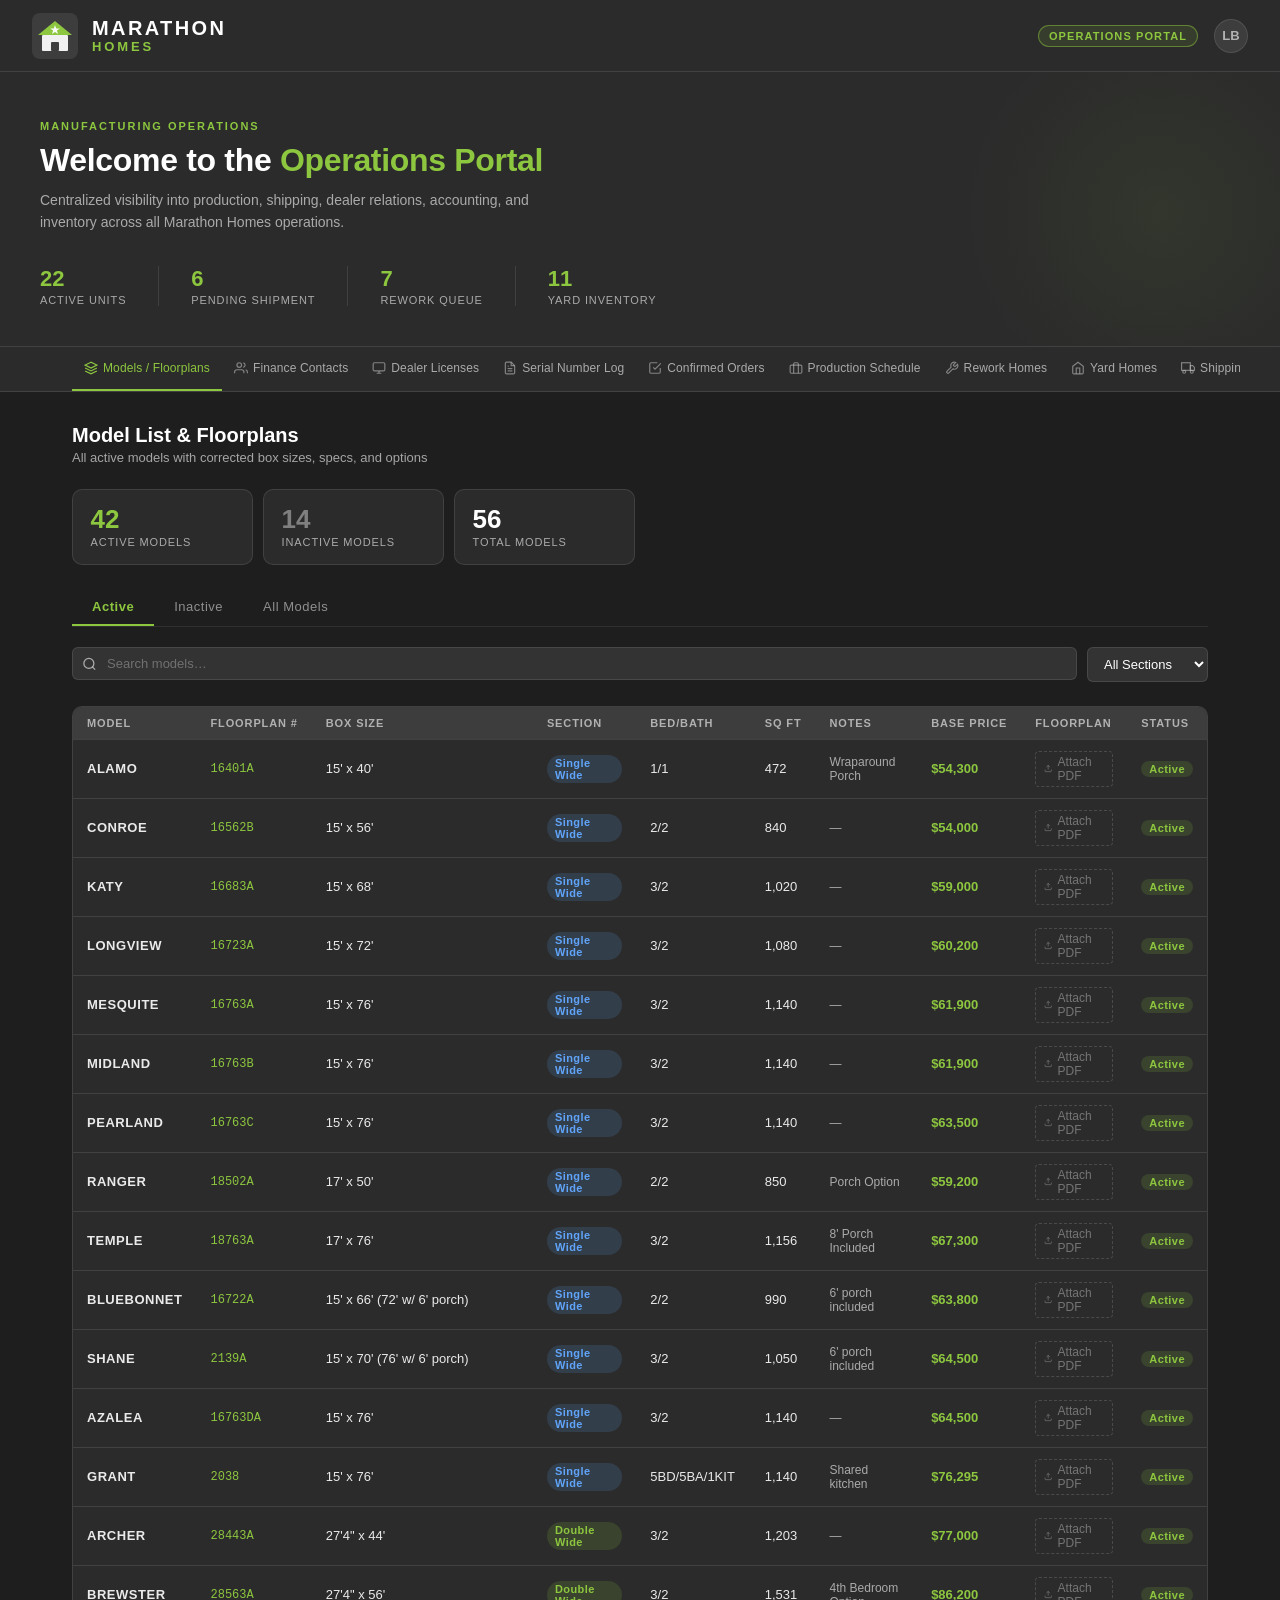
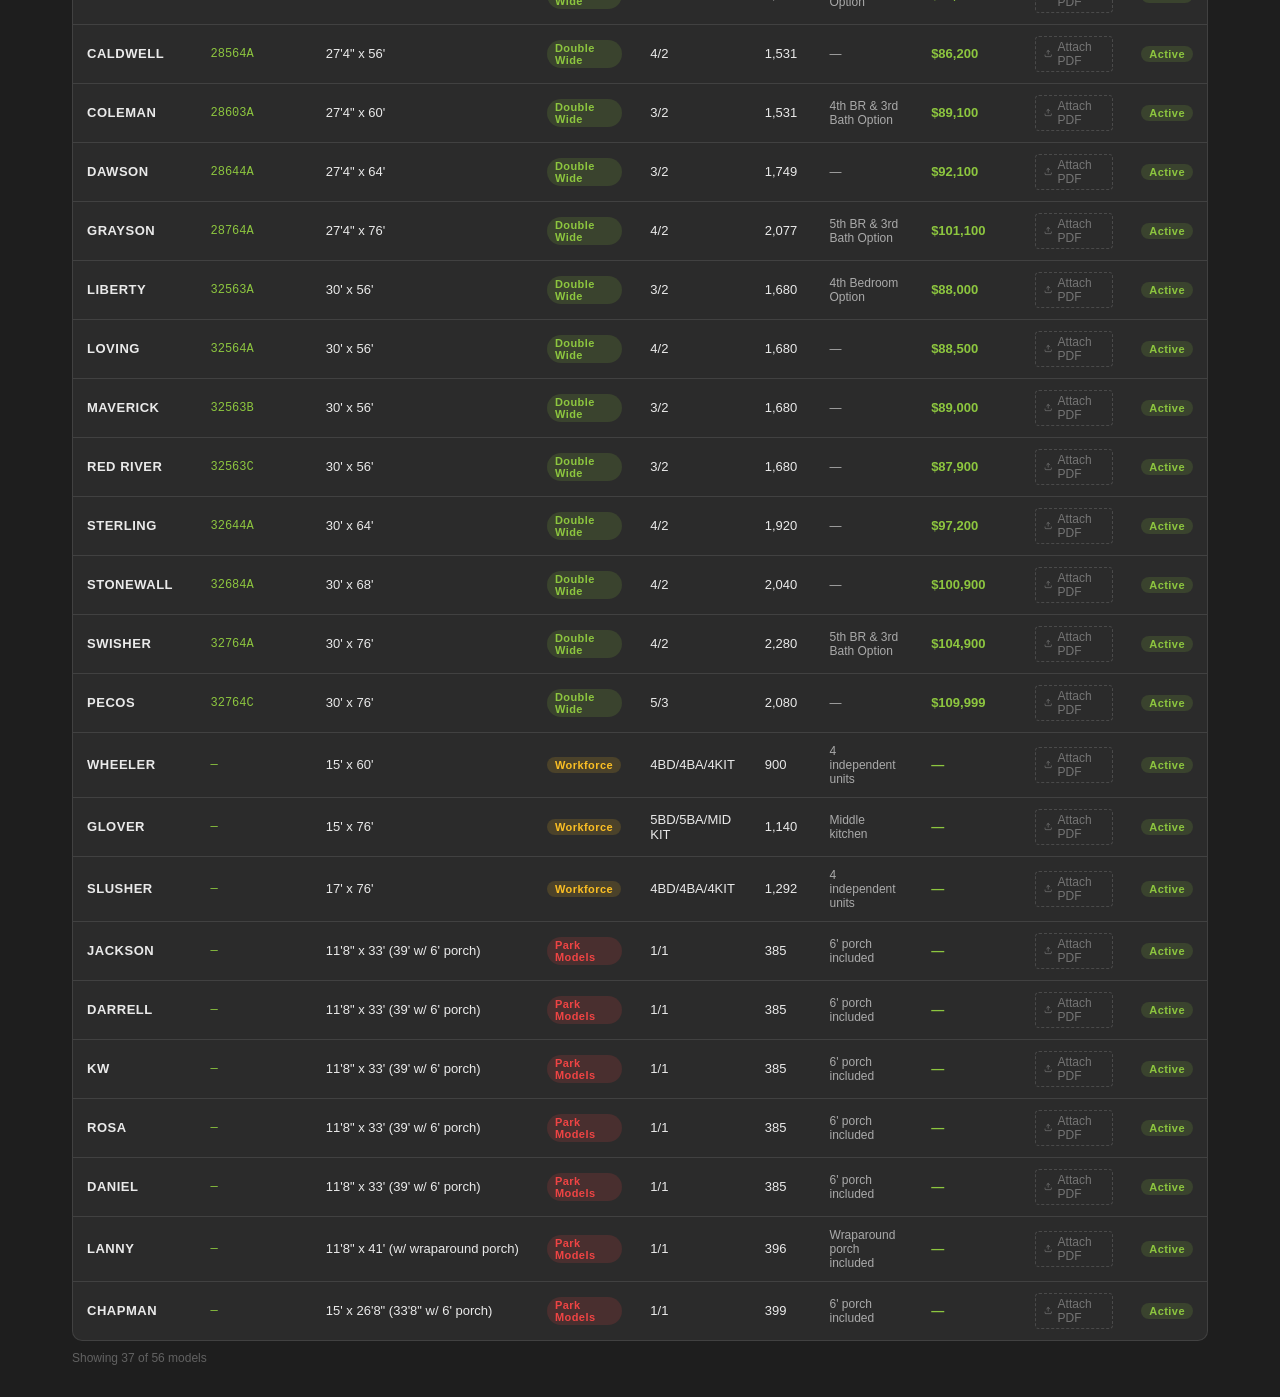
<file: index.html>
﻿<!DOCTYPE html>
<html lang="en">
<head>
<meta charset="UTF-8">
<meta name="viewport" content="width=device-width, initial-scale=1.0">
<title>Marathon Homes | Operations Portal</title>
<style>
  :root {
    --charcoal: #2B2B2B;
    --charcoal-dark: #1E1E1E;
    --charcoal-mid: #333333;
    --charcoal-light: #3D3D3D;
    --green: #8DC63F;
    --green-dark: #6FA832;
    --green-dim: rgba(141,198,63,0.12);
    --green-dim2: rgba(141,198,63,0.06);
    --white: #FFFFFF;
    --white-90: rgba(255,255,255,0.9);
    --white-60: rgba(255,255,255,0.6);
    --white-30: rgba(255,255,255,0.3);
    --white-10: rgba(255,255,255,0.08);
    --border: rgba(255,255,255,0.1);
    --border-active: rgba(141,198,63,0.5);
    --radius: 6px;
    --radius-lg: 10px;
  }

  * { box-sizing: border-box; margin: 0; padding: 0; }

  body {
    font-family: -apple-system, BlinkMacSystemFont, 'Segoe UI', sans-serif;
    background: var(--charcoal-dark);
    color: var(--white);
    min-height: 100vh;
    overflow-x: hidden;
  }

  /* ── HEADER ── */
  header {
    background: var(--charcoal);
    border-bottom: 1px solid var(--border);
    padding: 0 2rem;
    display: flex;
    align-items: center;
    justify-content: space-between;
    height: 72px;
    position: sticky;
    top: 0;
    z-index: 100;
  }

  .logo {
    display: flex;
    align-items: center;
    gap: 14px;
    text-decoration: none;
  }

  .logo-icon {
    width: 46px;
    height: 46px;
    flex-shrink: 0;
  }

  .logo-text {
    display: flex;
    flex-direction: column;
    line-height: 1;
  }

  .logo-marathon {
    font-size: 20px;
    font-weight: 700;
    letter-spacing: 0.12em;
    color: var(--white);
    text-transform: uppercase;
  }

  .logo-homes {
    font-size: 13px;
    font-weight: 600;
    letter-spacing: 0.22em;
    color: var(--green);
    text-transform: uppercase;
    margin-top: 2px;
  }

  .header-right {
    display: flex;
    align-items: center;
    gap: 16px;
  }

  .portal-badge {
    font-size: 11px;
    font-weight: 600;
    letter-spacing: 0.1em;
    text-transform: uppercase;
    color: var(--green);
    background: var(--green-dim);
    border: 1px solid var(--border-active);
    padding: 4px 10px;
    border-radius: 20px;
  }

  .header-user {
    width: 34px;
    height: 34px;
    border-radius: 50%;
    background: var(--charcoal-light);
    border: 1px solid var(--border);
    display: flex;
    align-items: center;
    justify-content: center;
    font-size: 13px;
    font-weight: 600;
    color: var(--white-60);
    cursor: pointer;
  }

  /* ── HERO ── */
  .hero {
    background: var(--charcoal);
    border-bottom: 1px solid var(--border);
    padding: 3rem 2rem 2.5rem;
    position: relative;
    overflow: hidden;
  }

  .hero::before {
    content: '';
    position: absolute;
    top: -60px;
    right: -80px;
    width: 400px;
    height: 400px;
    background: radial-gradient(circle, rgba(141,198,63,0.07) 0%, transparent 70%);
    pointer-events: none;
  }

  .hero-inner {
    max-width: 1200px;
    margin: 0 auto;
  }

  .hero-eyebrow {
    font-size: 11px;
    font-weight: 600;
    letter-spacing: 0.18em;
    text-transform: uppercase;
    color: var(--green);
    margin-bottom: 10px;
  }

  .hero-title {
    font-size: 32px;
    font-weight: 700;
    letter-spacing: -0.01em;
    line-height: 1.15;
    color: var(--white);
    margin-bottom: 10px;
  }

  .hero-title span { color: var(--green); }

  .hero-sub {
    font-size: 14px;
    color: var(--white-60);
    max-width: 540px;
    line-height: 1.6;
    margin-bottom: 2rem;
  }

  .hero-stats {
    display: flex;
    gap: 2rem;
  }

  .stat {
    display: flex;
    flex-direction: column;
    gap: 2px;
  }

  .stat-value {
    font-size: 22px;
    font-weight: 700;
    color: var(--white);
  }

  .stat-value span { color: var(--green); }

  .stat-label {
    font-size: 11px;
    font-weight: 500;
    letter-spacing: 0.08em;
    text-transform: uppercase;
    color: var(--white-60);
  }

  .stat-divider {
    width: 1px;
    background: var(--border);
    align-self: stretch;
  }

  /* ── TAB NAV ── */
  .tab-nav-wrap {
    background: var(--charcoal);
    border-bottom: 1px solid var(--border);
    position: sticky;
    top: 72px;
    z-index: 90;
  }

  .tab-nav {
    max-width: 1200px;
    margin: 0 auto;
    display: flex;
    overflow-x: auto;
    scrollbar-width: thin;
    scrollbar-color: #8DC63F #242424;
    padding: 0 2rem;
    -webkit-overflow-scrolling: touch;
  }

  .tab-nav::-webkit-scrollbar { height: 3px; }
  .tab-nav::-webkit-scrollbar-track { background: #242424; }
  .tab-nav::-webkit-scrollbar-thumb { background: #8DC63F; border-radius: 2px; }

  .tab-btn {
    background: none;
    border: none;
    border-bottom: 2px solid transparent;
    color: var(--white-60);
    font-size: 12px;
    font-weight: 500;
    padding: 14px 12px;
    cursor: pointer;
    white-space: nowrap;
    transition: color 0.15s, border-color 0.15s;
    display: flex;
    align-items: center;
    gap: 5px;
    font-family: inherit;
    letter-spacing: 0.01em;
    flex-shrink: 0;
  }

  .tab-btn:hover { color: var(--white-90); }

  .tab-btn.active {
    color: var(--green);
    border-bottom-color: var(--green);
  }

  .tab-btn svg {
    width: 14px;
    height: 14px;
    flex-shrink: 0;
    opacity: 0.7;
  }

  .tab-btn.active svg { opacity: 1; }

  /* ── MAIN CONTENT ── */
  main {
    max-width: 1200px;
    margin: 0 auto;
    padding: 2rem;
  }

  .tab-panel { display: none; }
  .tab-panel.active { display: block; }

  /* ── SECTION HEADER ── */
  .section-header {
    display: flex;
    align-items: flex-start;
    justify-content: space-between;
    margin-bottom: 1.5rem;
    gap: 1rem;
  }

  .section-title {
    font-size: 20px;
    font-weight: 700;
    color: var(--white);
  }

  .section-sub {
    font-size: 13px;
    color: var(--white-60);
    margin-top: 3px;
  }

  .btn {
    display: inline-flex;
    align-items: center;
    gap: 6px;
    background: var(--green);
    color: var(--charcoal-dark);
    border: none;
    border-radius: var(--radius);
    font-size: 13px;
    font-weight: 600;
    padding: 8px 14px;
    cursor: pointer;
    font-family: inherit;
    transition: background 0.15s;
    text-decoration: none;
    white-space: nowrap;
  }

  .btn:hover { background: var(--green-dark); }

  .btn-ghost {
    background: transparent;
    color: var(--white-60);
    border: 1px solid var(--border);
  }

  .btn-ghost:hover {
    background: var(--white-10);
    color: var(--white);
    border-color: var(--white-30);
  }

  /* ── SEARCH / FILTER BAR ── */
  .filter-bar {
    display: flex;
    gap: 10px;
    margin-bottom: 1.5rem;
    flex-wrap: wrap;
  }

  .search-wrap {
    flex: 1;
    min-width: 200px;
    position: relative;
  }

  .search-wrap svg {
    position: absolute;
    left: 10px;
    top: 50%;
    transform: translateY(-50%);
    width: 15px;
    height: 15px;
    color: var(--white-60);
    pointer-events: none;
  }

  .search-input, select {
    width: 100%;
    background: var(--charcoal-mid);
    border: 1px solid var(--border);
    border-radius: var(--radius);
    color: var(--white);
    font-size: 13px;
    font-family: inherit;
    padding: 8px 12px 8px 34px;
    outline: none;
    transition: border-color 0.15s;
  }

  select { padding-left: 12px; }

  .search-input::placeholder { color: var(--white-30); }

  .search-input:focus, select:focus { border-color: var(--green); }

  /* ── TABLE ── */
  .table-wrap {
    background: var(--charcoal);
    border: 1px solid var(--border);
    border-radius: var(--radius-lg);
    overflow: hidden;
  }

  table {
    width: 100%;
    border-collapse: collapse;
    font-size: 13px;
  }

  thead tr {
    background: var(--charcoal-light);
    border-bottom: 1px solid var(--border);
  }

  th {
    text-align: left;
    padding: 10px 14px;
    font-size: 11px;
    font-weight: 600;
    letter-spacing: 0.08em;
    text-transform: uppercase;
    color: var(--white-60);
    white-space: nowrap;
  }

  tbody tr {
    border-bottom: 1px solid var(--border);
    transition: background 0.12s;
  }

  tbody tr:last-child { border-bottom: none; }
  tbody tr:hover { background: var(--white-10); }

  td {
    padding: 11px 14px;
    color: var(--white-90);
    vertical-align: middle;
  }

  /* ── BADGES ── */
  .badge {
    display: inline-block;
    padding: 2px 8px;
    border-radius: 20px;
    font-size: 11px;
    font-weight: 600;
    letter-spacing: 0.04em;
  }

  .badge-green { background: rgba(141,198,63,0.15); color: var(--green); }
  .badge-amber { background: rgba(251,191,36,0.15); color: #FBBF24; }
  .badge-red { background: rgba(239,68,68,0.15); color: #EF4444; }
  .badge-blue { background: rgba(96,165,250,0.15); color: #60A5FA; }
  .badge-gray { background: var(--white-10); color: var(--white-60); }

  /* ── CARD GRID ── */
  .card-grid {
    display: grid;
    grid-template-columns: repeat(auto-fill, minmax(280px, 1fr));
    gap: 1rem;
    margin-bottom: 1.5rem;
  }

  .card {
    background: var(--charcoal);
    border: 1px solid var(--border);
    border-radius: var(--radius-lg);
    padding: 1.25rem;
    transition: border-color 0.15s;
  }

  .card:hover { border-color: var(--white-30); }

  .card-label {
    font-size: 11px;
    font-weight: 600;
    letter-spacing: 0.1em;
    text-transform: uppercase;
    color: var(--green);
    margin-bottom: 6px;
  }

  .card-name {
    font-size: 15px;
    font-weight: 600;
    color: var(--white);
    margin-bottom: 4px;
  }

  .card-detail {
    font-size: 12.5px;
    color: var(--white-60);
    line-height: 1.6;
  }

  .card-actions {
    display: flex;
    gap: 8px;
    margin-top: 14px;
    padding-top: 14px;
    border-top: 1px solid var(--border);
  }

  .card-actions a {
    font-size: 12px;
    color: var(--green);
    text-decoration: none;
    font-weight: 500;
  }

  .card-actions a:hover { text-decoration: underline; }

  /* ── METRIC CARDS ── */
  .metric-row {
    display: grid;
    grid-template-columns: repeat(auto-fill, minmax(160px, 1fr));
    gap: 10px;
    margin-bottom: 1.5rem;
  }

  .metric {
    background: var(--charcoal);
    border: 1px solid var(--border);
    border-radius: var(--radius-lg);
    padding: 1rem 1.1rem;
  }

  .metric-val {
    font-size: 26px;
    font-weight: 700;
    color: var(--white);
    line-height: 1;
  }

  .metric-val.green { color: var(--green); }

  .metric-lbl {
    font-size: 11px;
    font-weight: 500;
    letter-spacing: 0.08em;
    text-transform: uppercase;
    color: var(--white-60);
    margin-top: 4px;
  }

  /* ── EMPTY STATE ── */
  .empty {
    text-align: center;
    padding: 4rem 2rem;
    color: var(--white-30);
  }

  .empty-icon {
    font-size: 40px;
    margin-bottom: 12px;
    opacity: 0.4;
  }

  .empty p { font-size: 14px; }

  /* ── PROGRESS BAR ── */
  .progress-bar {
    width: 100%;
    height: 4px;
    background: var(--white-10);
    border-radius: 2px;
    overflow: hidden;
    margin-top: 6px;
  }

  .progress-fill {
    height: 100%;
    background: var(--green);
    border-radius: 2px;
  }

  /* ── PRODUCTION TIMELINE ── */
  .phase-row {
    display: flex;
    align-items: center;
    gap: 10px;
    padding: 10px 14px;
    border-bottom: 1px solid var(--border);
  }

  .phase-row:last-child { border-bottom: none; }

  .phase-dot {
    width: 10px;
    height: 10px;
    border-radius: 50%;
    flex-shrink: 0;
  }

  .phase-dot.done { background: var(--green); }
  .phase-dot.active { background: #FBBF24; box-shadow: 0 0 0 3px rgba(251,191,36,0.2); }
  .phase-dot.pending { background: var(--white-30); }

  /* ── SCROLLBAR ── */
  ::-webkit-scrollbar { width: 6px; height: 6px; }
  ::-webkit-scrollbar-track { background: transparent; }
  ::-webkit-scrollbar-thumb { background: var(--white-30); border-radius: 3px; }

  @media (max-width: 768px) {
    header { padding: 0 1rem; height: 60px; }
    .hero { padding: 2rem 1rem 1.5rem; }
    .hero-title { font-size: 24px; }
    main { padding: 1.25rem 1rem; }
    .hero-stats { gap: 1.2rem; }
    .stat-value { font-size: 18px; }
  }
</style>
</head>
<body>

<!-- HEADER -->
<header>
  <a class="logo" href="#">
    <!-- Marathon Homes SVG Logo Mark -->
    <svg class="logo-icon" viewBox="0 0 46 46" fill="none" xmlns="http://www.w3.org/2000/svg">
      <rect width="46" height="46" rx="8" fill="#3D3D3D"/>
      <!-- Roofline -->
      <polygon points="23,8 40,22 6,22" fill="#8DC63F"/>
      <!-- House body -->
      <rect x="10" y="22" width="26" height="16" rx="1" fill="#FFFFFF" fill-opacity="0.92"/>
      <!-- Door -->
      <rect x="19" y="29" width="8" height="9" rx="1" fill="#3D3D3D"/>
      <!-- Star -->
      <polygon points="23,12 24.2,15.5 27.9,15.5 24.9,17.6 26.1,21.1 23,19 19.9,21.1 21.1,17.6 18.1,15.5 21.8,15.5" fill="white" fill-opacity="0.95"/>
    </svg>
    <div class="logo-text">
      <span class="logo-marathon">Marathon</span>
      <span class="logo-homes">Homes</span>
    </div>
  </a>
  <div class="header-right">
    <span class="portal-badge">Operations Portal</span>
    <div class="header-user">LB</div>
  </div>
</header>

<!-- HERO -->
<div class="hero">
  <div class="hero-inner">
    <div class="hero-eyebrow">Manufacturing Operations</div>
    <h1 class="hero-title">Welcome to the <span>Operations Portal</span></h1>
    <p class="hero-sub">Centralized visibility into production, shipping, dealer relations, accounting, and inventory across all Marathon Homes operations.</p>
    <div class="hero-stats">
      <div class="stat">
        <div class="stat-value"><span id="active-units">—</span></div>
        <div class="stat-label">Active Units</div>
      </div>
      <div class="stat-divider"></div>
      <div class="stat">
        <div class="stat-value"><span id="pending-ship">—</span></div>
        <div class="stat-label">Pending Shipment</div>
      </div>
      <div class="stat-divider"></div>
      <div class="stat">
        <div class="stat-value"><span id="rework-count">—</span></div>
        <div class="stat-label">Rework Queue</div>
      </div>
      <div class="stat-divider"></div>
      <div class="stat">
        <div class="stat-value"><span id="yard-count">—</span></div>
        <div class="stat-label">Yard Inventory</div>
      </div>
    </div>
  </div>
</div>

<!-- TAB NAV -->
<div class="tab-nav-wrap">
  <nav class="tab-nav" role="tablist">
    <button class="tab-btn active" data-tab="models" role="tab">
      <svg viewBox="0 0 24 24" fill="none" stroke="currentColor" stroke-width="2"><polygon points="12 2 2 7 12 12 22 7 12 2"/><polyline points="2 17 12 22 22 17"/><polyline points="2 12 12 17 22 12"/></svg>
      Models / Floorplans
    </button>
    <button class="tab-btn" data-tab="finance" role="tab">
      <svg viewBox="0 0 24 24" fill="none" stroke="currentColor" stroke-width="2"><path d="M17 21v-2a4 4 0 0 0-4-4H5a4 4 0 0 0-4 4v2"/><circle cx="9" cy="7" r="4"/><path d="M23 21v-2a4 4 0 0 0-3-3.87"/><path d="M16 3.13a4 4 0 0 1 0 7.75"/></svg>
      Finance Contacts
    </button>
    <button class="tab-btn" data-tab="dealer" role="tab">
      <svg viewBox="0 0 24 24" fill="none" stroke="currentColor" stroke-width="2"><rect x="2" y="3" width="20" height="14" rx="2"/><path d="M8 21h8M12 17v4"/></svg>
      Dealer Licenses
    </button>
    <button class="tab-btn" data-tab="serial" role="tab">
      <svg viewBox="0 0 24 24" fill="none" stroke="currentColor" stroke-width="2"><path d="M14 2H6a2 2 0 0 0-2 2v16a2 2 0 0 0 2 2h12a2 2 0 0 0 2-2V8z"/><polyline points="14 2 14 8 20 8"/><line x1="16" y1="13" x2="8" y2="13"/><line x1="16" y1="17" x2="8" y2="17"/><polyline points="10 9 9 9 8 9"/></svg>
      Serial Number Log
    </button>
    <button class="tab-btn" data-tab="orders" role="tab">
      <svg viewBox="0 0 24 24" fill="none" stroke="currentColor" stroke-width="2"><polyline points="9 11 12 14 22 4"/><path d="M21 12v7a2 2 0 0 1-2 2H5a2 2 0 0 1-2-2V5a2 2 0 0 1 2-2h11"/></svg>
      Confirmed Orders
    </button>
    <button class="tab-btn" data-tab="production" role="tab">
      <svg viewBox="0 0 24 24" fill="none" stroke="currentColor" stroke-width="2"><rect x="2" y="7" width="20" height="14" rx="2"/><path d="M16 21V5a2 2 0 0 0-2-2h-4a2 2 0 0 0-2 2v16"/></svg>
      Production Schedule
    </button>
    <button class="tab-btn" data-tab="rework" role="tab">
      <svg viewBox="0 0 24 24" fill="none" stroke="currentColor" stroke-width="2"><path d="M14.7 6.3a1 1 0 0 0 0 1.4l1.6 1.6a1 1 0 0 0 1.4 0l3.77-3.77a6 6 0 0 1-7.94 7.94l-6.91 6.91a2.12 2.12 0 0 1-3-3l6.91-6.91a6 6 0 0 1 7.94-7.94l-3.76 3.76z"/></svg>
      Rework Homes
    </button>
    <button class="tab-btn" data-tab="yard" role="tab">
      <svg viewBox="0 0 24 24" fill="none" stroke="currentColor" stroke-width="2"><path d="M3 9l9-7 9 7v11a2 2 0 0 1-2 2H5a2 2 0 0 1-2-2z"/><polyline points="9 22 9 12 15 12 15 22"/></svg>
      Yard Homes
    </button>
    <button class="tab-btn" data-tab="shipping" role="tab">
      <svg viewBox="0 0 24 24" fill="none" stroke="currentColor" stroke-width="2"><rect x="1" y="3" width="15" height="13"/><polygon points="16 8 20 8 23 11 23 16 16 16 16 8"/><circle cx="5.5" cy="18.5" r="2.5"/><circle cx="18.5" cy="18.5" r="2.5"/></svg>
      Shipping
    </button>
    <button class="tab-btn" data-tab="accounting" role="tab">
      <svg viewBox="0 0 24 24" fill="none" stroke="currentColor" stroke-width="2"><line x1="12" y1="1" x2="12" y2="23"/><path d="M17 5H9.5a3.5 3.5 0 0 0 0 7h5a3.5 3.5 0 0 1 0 7H6"/></svg>
      Accounting
    </button>
    <button class="tab-btn" data-tab="models" role="tab">
      <svg viewBox="0 0 24 24" fill="none" stroke="currentColor" stroke-width="2"><polygon points="12 2 2 7 12 12 22 7 12 2"/><polyline points="2 17 12 22 22 17"/><polyline points="2 12 12 17 22 12"/></svg>
      Model List
    </button>
  </nav>
</div>

<!-- MAIN -->
<main>

  <!-- 1. FINANCE CONTACTS -->
  <div class="tab-panel" id="tab-finance">
    <div class="section-header">
      <div>
        <div class="section-title">Finance Contacts</div>
        <div class="section-sub">Lenders, finance reps, and key banking contacts</div>
      </div>
      <button class="btn">+ Add Contact</button>
    </div>
    <div class="filter-bar">
      <div class="search-wrap">
        <svg viewBox="0 0 24 24" fill="none" stroke="currentColor" stroke-width="2"><circle cx="11" cy="11" r="8"/><line x1="21" y1="21" x2="16.65" y2="16.65"/></svg>
        <input class="search-input" type="text" placeholder="Search contacts…">
      </div>
      <select style="width:auto; padding: 8px 12px;">
        <option>All Lenders</option>
        <option>21st Mortgage</option>
        <option>Vanderbilt</option>
        <option>Triad</option>
      </select>
    </div>
    <div class="card-grid">
      <div class="card">
        <div class="card-label">21st Mortgage</div>
        <div class="card-name">Sarah Mitchell</div>
        <div class="card-detail">Regional Account Manager<br>📞 (800) 955-0021 ext. 4812<br>✉ s.mitchell@21stmortgage.com</div>
        <div class="card-actions"><a href="#">Email</a> · <a href="#">Call</a> · <a href="#">Edit</a></div>
      </div>
      <div class="card">
        <div class="card-label">Vanderbilt Mortgage</div>
        <div class="card-name">James Thornton</div>
        <div class="card-detail">Dealer Finance Rep<br>📞 (865) 380-3000 ext. 2201<br>✉ j.thornton@vmf.com</div>
        <div class="card-actions"><a href="#">Email</a> · <a href="#">Call</a> · <a href="#">Edit</a></div>
      </div>
      <div class="card">
        <div class="card-label">Triad Financial</div>
        <div class="card-name">Linda Reyes</div>
        <div class="card-detail">Senior Finance Specialist<br>📞 (904) 854-2956<br>✉ l.reyes@triadfs.com</div>
        <div class="card-actions"><a href="#">Email</a> · <a href="#">Call</a> · <a href="#">Edit</a></div>
      </div>
      <div class="card">
        <div class="card-label">CountryPlace Mortgage</div>
        <div class="card-name">Derek Nguyen</div>
        <div class="card-detail">Account Executive<br>📞 (972) 820-5100<br>✉ d.nguyen@countryplace.com</div>
        <div class="card-actions"><a href="#">Email</a> · <a href="#">Call</a> · <a href="#">Edit</a></div>
      </div>
      <div class="card">
        <div class="card-label">Cascade Financial</div>
        <div class="card-name">Amy Kowalski</div>
        <div class="card-detail">Finance Programs Lead<br>📞 (503) 294-7040<br>✉ a.kowalski@cascadefinancial.com</div>
        <div class="card-actions"><a href="#">Email</a> · <a href="#">Call</a> · <a href="#">Edit</a></div>
      </div>
      <div class="card" style="border-style: dashed; cursor: pointer; display: flex; flex-direction: column; align-items: center; justify-content: center; min-height: 140px; color: var(--white-30);">
        <div style="font-size: 24px; margin-bottom: 6px;">+</div>
        <div style="font-size: 13px;">Add Finance Contact</div>
      </div>
    </div>
  </div>

  <!-- 2. DEALER LICENSES -->
  <div class="tab-panel" id="tab-dealer">
    <div class="section-header">
      <div>
        <div class="section-title">Dealer License Information</div>
        <div class="section-sub">HUD/state dealer licenses, flooring sources, and contact directory</div>
      </div>
      <button class="btn">+ Add Dealer</button>
    </div>
    <div class="metric-row">
      <div class="metric"><div class="metric-val green" id="dealer-total">—</div><div class="metric-lbl">Total Dealers</div></div>
      <div class="metric"><div class="metric-val" id="dealer-tx">—</div><div class="metric-lbl">Texas</div></div>
      <div class="metric"><div class="metric-val" id="dealer-ok">—</div><div class="metric-lbl">Oklahoma</div></div>
      <div class="metric"><div class="metric-val" id="dealer-nm">—</div><div class="metric-lbl">New Mexico</div></div>
    </div>
    <div class="filter-bar">
      <div class="search-wrap">
        <svg viewBox="0 0 24 24" fill="none" stroke="currentColor" stroke-width="2"><circle cx="11" cy="11" r="8"/><line x1="21" y1="21" x2="16.65" y2="16.65"/></svg>
        <input class="search-input" id="dealer-search" type="text" placeholder="Search by dealer, city, RBI #, or contact…">
      </div>
      <select id="dealer-state-filter" style="width:auto; padding: 8px 12px;">
        <option value="">All States</option>
        <option value="TX">Texas (TX)</option>
        <option value="OK">Oklahoma (OK)</option>
        <option value="NM">New Mexico (NM)</option>
      </select>
      <select id="dealer-floor-filter" style="width:auto; padding: 8px 12px;">
        <option value="">All Flooring Sources</option>
        <option value="21st">21st Mortgage</option>
        <option value="Triad">Triad</option>
        <option value="Affiliates">Affiliates</option>
        <option value="CASH">Cash</option>
        <option value="Vanderbilt">Vanderbilt</option>
      </select>
    </div>
    <div class="table-wrap" style="overflow-x:auto;">
      <table id="dealer-table">
        <thead><tr>
          <th>RBI #</th>
          <th>Retailer Name</th>
          <th>DBA</th>
          <th>City</th>
          <th>State</th>
          <th>Flooring Source</th>
          <th>GM / Owner</th>
          <th>GM Email</th>
          <th>Office / Sales Mgr</th>
          <th>Phone</th>
          <th>Office Email</th>
        </tr></thead>
        <tbody id="dealer-tbody"></tbody>
      </table>
    </div>
    <div style="margin-top:10px; font-size:12px; color:var(--white-30);" id="dealer-count-label"></div>
  </div>

  <!-- 3. SERIAL NUMBER LOG -->
  <div class="tab-panel" id="tab-serial">
    <div class="section-header">
      <div>
        <div class="section-title">Serial Number Log</div>
        <div class="section-sub">All assigned HUD serials, models, dealers, and customers</div>
      </div>
      <button class="btn">+ Log Serial</button>
    </div>
    <div class="metric-row">
      <div class="metric"><div class="metric-val green" id="serial-total">—</div><div class="metric-lbl">Total Serials</div></div>
      <div class="metric"><div class="metric-val" id="serial-flagged" style="color:#FBBF24;">—</div><div class="metric-lbl">Did Not Use</div></div>
      <div class="metric"><div class="metric-val" id="serial-2027" style="color:#60A5FA;">—</div><div class="metric-lbl">2027 Model</div></div>
      <div class="metric"><div class="metric-val" id="serial-rso" style="color:#8DC63F;">—</div><div class="metric-lbl">RSO</div></div>
      <div class="metric"><div class="metric-val" id="serial-stock">—</div><div class="metric-lbl">Stock</div></div>
    </div>
    <div class="filter-bar">
      <div class="search-wrap">
        <svg viewBox="0 0 24 24" fill="none" stroke="currentColor" stroke-width="2"><circle cx="11" cy="11" r="8"/><line x1="21" y1="21" x2="16.65" y2="16.65"/></svg>
        <input class="search-input" id="serial-search" type="text" placeholder="Search by serial, model, dealer, customer, SOID…">
      </div>
      <select id="serial-model-filter" style="width:auto; padding: 8px 12px;"><option value="">All Models</option></select>
      <select id="serial-dealer-filter" style="width:auto; padding: 8px 12px;"><option value="">All Dealers</option></select>
      <select id="serial-flag-filter" style="width:auto; padding: 8px 12px;">
        <option value="">All Status</option>
        <option value="did not use">Did Not Use</option>
        <option value="rso">RSO</option>
        <option value="stock">Stock</option>
        <option value="2027">2027 Model</option>
      </select>
    </div>
    <div class="table-wrap" style="overflow-x:auto;">
      <table id="serial-table">
        <thead><tr>
          <th>SOID #</th>
          <th>Serial Number</th>
          <th>Model</th>
          <th>Width</th>
          <th>Length</th>
          <th>SF</th>
          <th>Floors</th>
          <th>Dealer</th>
          <th>Customer / Notes</th>
          <th>Flag</th>
        </tr></thead>
        <tbody id="serial-tbody"></tbody>
      </table>
    </div>
    <div style="margin-top:10px; font-size:12px; color:var(--white-30);" id="serial-count-label"></div>
  </div>

  <!-- 4. CONFIRMED ORDERS -->
  <div class="tab-panel" id="tab-orders">
    <div class="section-header">
      <div>
        <div class="section-title">Confirmed Orders</div>
        <div class="section-sub">All confirmed purchase orders and build assignments</div>
      </div>
      <button class="btn">+ New Order</button>
    </div>
    <div class="metric-row">
      <div class="metric"><div class="metric-val green">34</div><div class="metric-lbl">Confirmed Orders</div></div>
      <div class="metric"><div class="metric-val">12</div><div class="metric-lbl">In Production</div></div>
      <div class="metric"><div class="metric-val">8</div><div class="metric-lbl">Ready to Ship</div></div>
      <div class="metric"><div class="metric-val">14</div><div class="metric-lbl">Scheduled</div></div>
    </div>
    <div class="filter-bar">
      <div class="search-wrap">
        <svg viewBox="0 0 24 24" fill="none" stroke="currentColor" stroke-width="2"><circle cx="11" cy="11" r="8"/><line x1="21" y1="21" x2="16.65" y2="16.65"/></svg>
        <input class="search-input" type="text" placeholder="Search orders…">
      </div>
    </div>
    <div class="table-wrap">
      <table>
        <thead><tr>
          <th>Order #</th><th>Model</th><th>Sq Ft</th><th>Dealer</th><th>PO Date</th><th>Target Ship</th><th>Status</th>
        </tr></thead>
        <tbody>
          <tr><td>#MH-2601</td><td>Terra 1680</td><td>1,680</td><td>Lone Star Homes</td><td>01/15/26</td><td>04/10/26</td><td><span class="badge badge-green">Ready to Ship</span></td></tr>
          <tr><td>#MH-2602</td><td>Brewster 2056</td><td>2,056</td><td>Heartland Housing</td><td>01/22/26</td><td>04/28/26</td><td><span class="badge badge-blue">In Production</span></td></tr>
          <tr><td>#MH-2603</td><td>Azalea 1440</td><td>1,440</td><td>Southwest Living</td><td>02/03/26</td><td>05/05/26</td><td><span class="badge badge-blue">In Production</span></td></tr>
          <tr><td>#MH-2604</td><td>Maverick 1792</td><td>1,792</td><td>Red River Housing</td><td>02/14/26</td><td>05/20/26</td><td><span class="badge badge-amber">Scheduled</span></td></tr>
          <tr><td>#MH-2605</td><td>Grayson 2240</td><td>2,240</td><td>Panhandle Homes</td><td>02/28/26</td><td>06/01/26</td><td><span class="badge badge-amber">Scheduled</span></td></tr>
        </tbody>
      </table>
    </div>
  </div>

  <!-- 5. PRODUCTION SCHEDULE -->
  <div class="tab-panel" id="tab-production">
    <div class="section-header">
      <div>
        <div class="section-title">Production Schedule</div>
        <div class="section-sub">Live build status by unit, line, and week</div>
      </div>
      <div style="display:flex; gap:8px;">
        <button class="btn btn-ghost">Export</button>
        <button class="btn">+ Add Unit</button>
      </div>
    </div>
    <div class="metric-row">
      <div class="metric"><div class="metric-val green">18</div><div class="metric-lbl">On Schedule</div></div>
      <div class="metric"><div class="metric-val" style="color:#FBBF24;">4</div><div class="metric-lbl">Behind</div></div>
      <div class="metric"><div class="metric-val">257</div><div class="metric-lbl">Total Units YTD</div></div>
      <div class="metric"><div class="metric-val green">74%</div><div class="metric-lbl">Completion Rate</div></div>
    </div>
    <div class="filter-bar">
      <div class="search-wrap">
        <svg viewBox="0 0 24 24" fill="none" stroke="currentColor" stroke-width="2"><circle cx="11" cy="11" r="8"/><line x1="21" y1="21" x2="16.65" y2="16.65"/></svg>
        <input class="search-input" type="text" placeholder="Search by unit, model, or serial…">
      </div>
      <select style="width:auto; padding: 8px 12px;">
        <option>All Months</option>
        <option>April 2026</option><option>May 2026</option><option>June 2026</option>
      </select>
      <select style="width:auto; padding: 8px 12px;">
        <option>All Status</option>
        <option>On Schedule</option><option>Behind</option><option>Complete</option>
      </select>
    </div>
    <div class="table-wrap">
      <table>
        <thead><tr>
          <th>Serial</th><th>Model</th><th>Phase</th><th>Line</th><th>Start Date</th><th>Est. Complete</th><th>Status</th><th>Notes</th>
        </tr></thead>
        <tbody>
          <tr>
            <td style="font-family:monospace;font-size:12px;">01-TRA0081-26</td><td>Terra</td>
            <td><div class="progress-bar"><div class="progress-fill" style="width:85%"></div></div><div style="font-size:11px;color:var(--white-60);margin-top:2px;">Frame / Walls</div></td>
            <td>Line A</td><td>03/10/26</td><td>04/14/26</td><td><span class="badge badge-green">On Schedule</span></td><td>—</td>
          </tr>
          <tr>
            <td style="font-family:monospace;font-size:12px;">01-BRK0042-26</td><td>Brewster</td>
            <td><div class="progress-bar"><div class="progress-fill" style="width:55%"></div></div><div style="font-size:11px;color:var(--white-60);margin-top:2px;">Electrical</div></td>
            <td>Line B</td><td>03/15/26</td><td>04/22/26</td><td><span class="badge badge-amber">Behind</span></td><td>Material delay</td>
          </tr>
          <tr>
            <td style="font-family:monospace;font-size:12px;">01-AZA0118-26</td><td>Azalea</td>
            <td><div class="progress-bar"><div class="progress-fill" style="width:30%"></div></div><div style="font-size:11px;color:var(--white-60);margin-top:2px;">Plumbing</div></td>
            <td>Line A</td><td>03/20/26</td><td>04/30/26</td><td><span class="badge badge-green">On Schedule</span></td><td>—</td>
          </tr>
          <tr>
            <td style="font-family:monospace;font-size:12px;">01-MAV0156-26</td><td>Maverick</td>
            <td><div class="progress-bar"><div class="progress-fill" style="width:10%"></div></div><div style="font-size:11px;color:var(--white-60);margin-top:2px;">Foundation</div></td>
            <td>Line C</td><td>03/25/26</td><td>05/10/26</td><td><span class="badge badge-green">On Schedule</span></td><td>—</td>
          </tr>
        </tbody>
      </table>
    </div>
  </div>

  <!-- 6. REWORK HOMES -->
  <div class="tab-panel" id="tab-rework">
    <div class="section-header">
      <div>
        <div class="section-title">Rework Homes</div>
        <div class="section-sub">Units flagged for repair, warranty work, or re-inspection</div>
      </div>
      <button class="btn">+ Log Rework</button>
    </div>
    <div class="metric-row">
      <div class="metric"><div class="metric-val" style="color:#EF4444;">7</div><div class="metric-lbl">Active Rework</div></div>
      <div class="metric"><div class="metric-val green">3</div><div class="metric-lbl">Resolved This Month</div></div>
      <div class="metric"><div class="metric-val" style="color:#FBBF24;">2</div><div class="metric-lbl">Awaiting Parts</div></div>
    </div>
    <div class="table-wrap">
      <table>
        <thead><tr>
          <th>Serial</th><th>Model</th><th>Issue Category</th><th>Description</th><th>Logged</th><th>Priority</th><th>Status</th>
        </tr></thead>
        <tbody>
          <tr><td style="font-family:monospace;font-size:12px;">01-GRY0198-26</td><td>Grayson</td><td>Roof / Exterior</td><td>Shingle gap at ridge cap</td><td>03/28/26</td><td><span class="badge badge-red">High</span></td><td><span class="badge badge-amber">In Progress</span></td></tr>
          <tr><td style="font-family:monospace;font-size:12px;">01-LIB0067-26</td><td>Liberty</td><td>Plumbing</td><td>Hot water heater fitting leak</td><td>04/01/26</td><td><span class="badge badge-red">High</span></td><td><span class="badge badge-amber">In Progress</span></td></tr>
          <tr><td style="font-family:monospace;font-size:12px;">01-STW0031-26</td><td>Stonewall</td><td>Electrical</td><td>Panel breaker mislabeled</td><td>04/03/26</td><td><span class="badge badge-amber">Medium</span></td><td><span class="badge badge-gray">Parts Wait</span></td></tr>
          <tr><td style="font-family:monospace;font-size:12px;">01-TRA0077-26</td><td>Terra</td><td>Interior / Finish</td><td>Flooring seam separation</td><td>04/05/26</td><td><span class="badge badge-gray">Low</span></td><td><span class="badge badge-blue">Scheduled</span></td></tr>
        </tbody>
      </table>
    </div>
  </div>

  <!-- 7. YARD HOMES -->
  <div class="tab-panel" id="tab-yard">
    <div class="section-header">
      <div>
        <div class="section-title">Yard Inventory</div>
        <div class="section-sub">Completed homes staged in yard awaiting delivery or sale</div>
      </div>
      <button class="btn">+ Add to Yard</button>
    </div>
    <div class="metric-row">
      <div class="metric"><div class="metric-val green">11</div><div class="metric-lbl">Yard Homes</div></div>
      <div class="metric"><div class="metric-val">4</div><div class="metric-lbl">Dealer Assigned</div></div>
      <div class="metric"><div class="metric-val">7</div><div class="metric-lbl">Available</div></div>
      <div class="metric"><div class="metric-val" style="color:#FBBF24;">38</div><div class="metric-lbl">Avg Days in Yard</div></div>
    </div>
    <div class="table-wrap">
      <table>
        <thead><tr>
          <th>Serial</th><th>Model</th><th>Sq Ft</th><th>Bedrooms</th><th>Date Completed</th><th>Days in Yard</th><th>Assigned To</th><th>Status</th>
        </tr></thead>
        <tbody>
          <tr><td style="font-family:monospace;font-size:12px;">01-AZA0099-26</td><td>Azalea</td><td>1,440</td><td>3/2</td><td>03/01/26</td><td>55</td><td>Lone Star Homes</td><td><span class="badge badge-blue">Dealer Hold</span></td></tr>
          <tr><td style="font-family:monospace;font-size:12px;">01-BRK0028-26</td><td>Brewster</td><td>2,056</td><td>4/2</td><td>03/10/26</td><td>46</td><td>—</td><td><span class="badge badge-green">Available</span></td></tr>
          <tr><td style="font-family:monospace;font-size:12px;">01-TRA0055-26</td><td>Terra</td><td>1,680</td><td>3/2</td><td>03/18/26</td><td>38</td><td>—</td><td><span class="badge badge-green">Available</span></td></tr>
          <tr><td style="font-family:monospace;font-size:12px;">01-GRY0141-26</td><td>Grayson</td><td>2,240</td><td>4/3</td><td>03/25/26</td><td>31</td><td>Heartland Housing</td><td><span class="badge badge-blue">Dealer Hold</span></td></tr>
        </tbody>
      </table>
    </div>
  </div>

  <!-- 8. SHIPPING -->
  <div class="tab-panel" id="tab-shipping">
    <div class="section-header">
      <div>
        <div class="section-title">Shipping</div>
        <div class="section-sub">Transport schedules, carriers, and delivery confirmations</div>
      </div>
      <div style="display:flex;gap:8px;">
        <button class="btn btn-ghost">Export</button>
        <button class="btn">+ Schedule Shipment</button>
      </div>
    </div>
    <div class="metric-row">
      <div class="metric"><div class="metric-val green">6</div><div class="metric-lbl">Ready to Ship</div></div>
      <div class="metric"><div class="metric-val blue" style="color:#60A5FA;">3</div><div class="metric-lbl">In Transit</div></div>
      <div class="metric"><div class="metric-val green">14</div><div class="metric-lbl">Delivered MTD</div></div>
    </div>
    <div class="table-wrap">
      <table>
        <thead><tr>
          <th>Serial</th><th>Model</th><th>Destination</th><th>Carrier</th><th>Scheduled</th><th>Permit Status</th><th>Status</th>
        </tr></thead>
        <tbody>
          <tr><td style="font-family:monospace;font-size:12px;">01-TRA0081-26</td><td>Terra</td><td>Lubbock, TX</td><td>Lone Star Transport</td><td>04/12/26</td><td><span class="badge badge-green">Approved</span></td><td><span class="badge badge-green">Ready</span></td></tr>
          <tr><td style="font-family:monospace;font-size:12px;">01-AZA0099-26</td><td>Azalea</td><td>Abilene, TX</td><td>TXL Carriers</td><td>04/15/26</td><td><span class="badge badge-amber">Pending</span></td><td><span class="badge badge-amber">Hold</span></td></tr>
          <tr><td style="font-family:monospace;font-size:12px;">01-BRK0028-26</td><td>Brewster</td><td>Amarillo, TX</td><td>West Texas Hauling</td><td>04/09/26</td><td><span class="badge badge-green">Approved</span></td><td><span class="badge badge-blue">In Transit</span></td></tr>
          <tr><td style="font-family:monospace;font-size:12px;">01-MAV0133-26</td><td>Maverick</td><td>Midland, TX</td><td>Lone Star Transport</td><td>04/18/26</td><td><span class="badge badge-gray">Not Filed</span></td><td><span class="badge badge-gray">Pending</span></td></tr>
        </tbody>
      </table>
    </div>
  </div>

  <!-- 9. ACCOUNTING -->
  <!-- 9. ACCOUNTING -->
  <div class="tab-panel" id="tab-accounting">
    <div class="section-header">
      <div>
        <div class="section-title">Accounting</div>
        <div class="section-sub">Monthly financial records — invoices, payments, and deposits</div>
      </div>
    </div>

    <!-- Month sub-tabs -->
    <div style="display:flex; gap:0; margin-bottom:20px; border-bottom:1px solid rgba(255,255,255,0.08);">
      <button id="acct-tab-jan" onclick="setAcctMonth('Jan 2026')" style="background:none; border:none; border-bottom:2px solid #8DC63F; color:#8DC63F; font-family:inherit; font-size:13px; font-weight:700; padding:10px 20px; cursor:pointer; letter-spacing:0.04em;">Jan 2026</button>
      <button id="acct-tab-feb" onclick="setAcctMonth('Feb 2026')" style="background:none; border:none; border-bottom:2px solid transparent; color:rgba(255,255,255,0.5); font-family:inherit; font-size:13px; font-weight:500; padding:10px 20px; cursor:pointer; letter-spacing:0.04em;">Feb 2026</button>
      <button id="acct-tab-mar" onclick="setAcctMonth('Mar 2026')" style="background:none; border:none; border-bottom:2px solid transparent; color:rgba(255,255,255,0.5); font-family:inherit; font-size:13px; font-weight:500; padding:10px 20px; cursor:pointer; letter-spacing:0.04em;">Mar 2026</button>
      <button id="acct-tab-apr" onclick="setAcctMonth('Apr 2026')" style="background:none; border:none; border-bottom:2px solid transparent; color:rgba(255,255,255,0.5); font-family:inherit; font-size:13px; font-weight:500; padding:10px 20px; cursor:pointer; letter-spacing:0.04em;">Apr 2026</button>
      <button id="acct-tab-may" onclick="setAcctMonth('May 2026')" style="background:none; border:none; border-bottom:2px solid transparent; color:rgba(255,255,255,0.5); font-family:inherit; font-size:13px; font-weight:500; padding:10px 20px; cursor:pointer; letter-spacing:0.04em;">May 2026</button>
      <button id="acct-tab-jun" onclick="setAcctMonth('Jun 2026')" style="background:none; border:none; border-bottom:2px solid transparent; color:rgba(255,255,255,0.5); font-family:inherit; font-size:13px; font-weight:500; padding:10px 20px; cursor:pointer; letter-spacing:0.04em;">Jun 2026</button>
    </div>

    <div class="metric-row">
      <div class="metric"><div class="metric-val green" id="acct-m-count">—</div><div class="metric-lbl">Records</div></div>
      <div class="metric"><div class="metric-val green" id="acct-m-rev">—</div><div class="metric-lbl">Total Revenue</div></div>
      <div class="metric"><div class="metric-val" id="acct-m-inv">—</div><div class="metric-lbl">Total Invoiced</div></div>
      <div class="metric"><div class="metric-val" id="acct-m-dep">—</div><div class="metric-lbl">Deposits</div></div>
    </div>

    <div class="filter-bar">
      <div class="search-wrap">
        <svg viewBox="0 0 24 24" fill="none" stroke="currentColor" stroke-width="2"><circle cx="11" cy="11" r="8"/><line x1="21" y1="21" x2="16.65" y2="16.65"/></svg>
        <input class="search-input" id="acct-search" type="text" placeholder="Search dealer, serial, model…">
      </div>
      <select id="acct-paytype-filter" style="width:auto; padding:8px 12px;">
        <option value="">All Pay Types</option>
        <option value="Check">Check</option>
        <option value="Wire">Wire</option>
        <option value="ACH">ACH</option>
        <option value="Floor Plan">Floor Plan</option>
      </select>
    </div>

    <div class="table-wrap" style="overflow-x:auto;">
      <table id="acct-table">
        <thead><tr>
          <th>Pro #</th>
          <th>Dealer</th>
          <th>Serial</th>
          <th>Model</th>
          <th>Sq Ft</th>
          <th>Base</th>
          <th>Options</th>
          <th>Freight</th>
          <th>Fees</th>
          <th>Taxes</th>
          <th>Total Rev</th>
          <th>Total Inv</th>
          <th>Offline Date</th>
          <th>Ship Date</th>
          <th>Off→Ship</th>
          <th>Paid Date</th>
          <th>Ship→Paid</th>
          <th>Pay Type</th>
          <th></th>
        </tr></thead>
        <tbody id="acct-tbody"></tbody>
      </table>
    </div>
    <div style="margin-top:10px; font-size:12px; color:var(--white-30);" id="acct-count-label"></div>

    <!-- Edit Modal -->
    <div id="acct-modal-backdrop" style="display:none; position:fixed; inset:0; background:rgba(0,0,0,0.6); z-index:1000; align-items:center; justify-content:center;">
      <div style="background:#1a2a1a; border:1px solid rgba(255,255,255,0.12); border-radius:8px; padding:28px; width:480px; max-width:95vw; position:relative;">
        <div style="font-size:16px; font-weight:700; margin-bottom:20px; letter-spacing:0.04em;">Edit Record</div>
        <input type="hidden" id="acct-modal-pro">
        <div style="display:grid; grid-template-columns:1fr 1fr; gap:14px;">
          <div>
            <label style="font-size:11px; color:var(--white-60); display:block; margin-bottom:5px;">PAID DATE</label>
            <input id="acct-modal-paidDate" type="text" placeholder="MM/DD/YY" style="width:100%; box-sizing:border-box; background:rgba(255,255,255,0.07); border:1px solid rgba(255,255,255,0.15); border-radius:4px; padding:8px 10px; color:#fff; font-size:13px;">
          </div>
          <div>
            <label style="font-size:11px; color:var(--white-60); display:block; margin-bottom:5px;">PAY TYPE</label>
            <select id="acct-modal-payType" style="width:100%; box-sizing:border-box; background:rgba(255,255,255,0.07); border:1px solid rgba(255,255,255,0.15); border-radius:4px; padding:8px 10px; color:#fff; font-size:13px;">
              <option value="">—</option>
              <option value="Check">Check</option>
              <option value="Wire">Wire</option>
              <option value="ACH">ACH</option>
              <option value="Floor Plan">Floor Plan</option>
            </select>
          </div>
          <div>
            <label style="font-size:11px; color:var(--white-60); display:block; margin-bottom:5px;">DEPOSIT</label>
            <input id="acct-modal-deposit" type="text" placeholder="$0" style="width:100%; box-sizing:border-box; background:rgba(255,255,255,0.07); border:1px solid rgba(255,255,255,0.15); border-radius:4px; padding:8px 10px; color:#fff; font-size:13px;">
          </div>
          <div>
            <label style="font-size:11px; color:var(--white-60); display:block; margin-bottom:5px;">FINAL DEPOSIT</label>
            <input id="acct-modal-finalDeposit" type="text" placeholder="$0" style="width:100%; box-sizing:border-box; background:rgba(255,255,255,0.07); border:1px solid rgba(255,255,255,0.15); border-radius:4px; padding:8px 10px; color:#fff; font-size:13px;">
          </div>
          <div>
            <label style="font-size:11px; color:var(--white-60); display:block; margin-bottom:5px;">SCHEDULED PAY</label>
            <input id="acct-modal-scheduledPay" type="text" placeholder="MM/DD/YY" style="width:100%; box-sizing:border-box; background:rgba(255,255,255,0.07); border:1px solid rgba(255,255,255,0.15); border-radius:4px; padding:8px 10px; color:#fff; font-size:13px;">
          </div>
          <div>
            <label style="font-size:11px; color:var(--white-60); display:block; margin-bottom:5px;">NOTES</label>
            <input id="acct-modal-notes" type="text" placeholder="Optional notes" style="width:100%; box-sizing:border-box; background:rgba(255,255,255,0.07); border:1px solid rgba(255,255,255,0.15); border-radius:4px; padding:8px 10px; color:#fff; font-size:13px;">
          </div>
        </div>
        <div style="display:flex; gap:10px; justify-content:flex-end; margin-top:22px;">
          <button onclick="closeAcctModal()" style="background:rgba(255,255,255,0.08); border:1px solid rgba(255,255,255,0.15); border-radius:4px; padding:9px 20px; color:rgba(255,255,255,0.7); font-family:inherit; font-size:13px; cursor:pointer;">Cancel</button>
          <button onclick="saveAcctRecord()" style="background:#8DC63F; border:none; border-radius:4px; padding:9px 20px; color:#0a140a; font-family:inherit; font-size:13px; font-weight:700; cursor:pointer;">Save</button>
        </div>
      </div>
    </div>
  </div>

  <!-- 10. MODEL LIST -->
  <div class="tab-panel active" id="tab-models">
    <div class="section-header">
      <div>
        <div class="section-title">Model List &amp; Floorplans</div>
        <div class="section-sub">All active models with corrected box sizes, specs, and options</div>
      </div>
    </div>

    <div class="metric-row">
      <div class="metric"><div class="metric-val green" id="model-count-active">42</div><div class="metric-lbl">Active Models</div></div>
      <div class="metric"><div class="metric-val" id="model-count-inactive" style="color:rgba(255,255,255,0.4);">14</div><div class="metric-lbl">Inactive Models</div></div>
      <div class="metric"><div class="metric-val">56</div><div class="metric-lbl">Total Models</div></div>
    </div>

    <!-- Active / Inactive sub-tabs -->
    <div style="display:flex; gap:0; margin-bottom:20px; border-bottom:1px solid rgba(255,255,255,0.08);">
      <button id="model-tab-active" onclick="setModelStatus('active')" style="background:none; border:none; border-bottom:2px solid #8DC63F; color:#8DC63F; font-family:inherit; font-size:13px; font-weight:700; padding:10px 20px; cursor:pointer; letter-spacing:0.04em;">Active</button>
      <button id="model-tab-inactive" onclick="setModelStatus('inactive')" style="background:none; border:none; border-bottom:2px solid transparent; color:rgba(255,255,255,0.5); font-family:inherit; font-size:13px; font-weight:500; padding:10px 20px; cursor:pointer; letter-spacing:0.04em;">Inactive</button>
      <button id="model-tab-all" onclick="setModelStatus('all')" style="background:none; border:none; border-bottom:2px solid transparent; color:rgba(255,255,255,0.5); font-family:inherit; font-size:13px; font-weight:500; padding:10px 20px; cursor:pointer; letter-spacing:0.04em;">All Models</button>
    </div>

    <div class="filter-bar">
      <div class="search-wrap">
        <svg viewBox="0 0 24 24" fill="none" stroke="currentColor" stroke-width="2"><circle cx="11" cy="11" r="8"/><line x1="21" y1="21" x2="16.65" y2="16.65"/></svg>
        <input class="search-input" id="model-search" type="text" placeholder="Search models…">
      </div>
      <select id="model-section-filter" style="width:auto; padding: 8px 12px;">
        <option value="">All Sections</option>
        <option value="Single Wide">Single Wide</option>
        <option value="Double Wide">Double Wide</option>
        <option value="Workforce">Workforce</option>
        <option value="Park Models">Park Models</option>
      </select>
    </div>

    <div class="table-wrap" style="overflow-x:auto;">
      <table id="model-table">
        <thead><tr>
          <th>Model</th>
          <th>Floorplan #</th>
          <th>Box Size</th>
          <th>Section</th>
          <th>Bed/Bath</th>
          <th>Sq Ft</th>
          <th>Notes</th>
          <th>Base Price</th>
          <th>Floorplan</th>
          <th>Status</th>
        </tr></thead>
        <tbody id="model-tbody"></tbody>
      </table>
    </div>
    <div style="margin-top:10px; font-size:12px; color:var(--white-30);" id="model-count-label"></div>
  </div>

</main>

<script>
  // Tab switching
  const tabs = document.querySelectorAll('.tab-btn');
  const panels = document.querySelectorAll('.tab-panel');

  tabs.forEach(tab => {
    tab.addEventListener('click', () => {
      tabs.forEach(t => t.classList.remove('active'));
      panels.forEach(p => p.classList.remove('active'));
      tab.classList.add('active');
      document.getElementById('tab-' + tab.dataset.tab).classList.add('active');
    });
  });

  // Animate hero stats on load
  function countUp(el, target, suffix) {
    let start = 0;
    const step = Math.ceil(target / 20);
    const timer = setInterval(() => {
      start = Math.min(start + step, target);
      el.textContent = start + (suffix || '');
      if (start >= target) clearInterval(timer);
    }, 40);
  }

  setTimeout(() => {
    countUp(document.getElementById('active-units'), 22);
    countUp(document.getElementById('pending-ship'), 6);
    countUp(document.getElementById('rework-count'), 7);
    countUp(document.getElementById('yard-count'), 11);
  }, 200);

  // Basic search filtering for non-dealer tables
  document.querySelectorAll('.search-input:not(#dealer-search)').forEach(input => {
    input.addEventListener('input', function() {
      const val = this.value.toLowerCase();
      const panel = this.closest('.tab-panel');
      panel.querySelectorAll('tbody tr').forEach(row => {
        row.style.display = row.textContent.toLowerCase().includes(val) ? '' : 'none';
      });
    });
  });

  // ── DEALER DATA (from Dealer_License.xlsx) ──
  const dealerData = [
    {rbi:'38561',floor:'21st',name:'A2HC LLC',dba:'',city:'Amarillo',state:'TX',gm:'Arick Wray',gmEmail:'eric@amarillorentals.com',mgr:'',phone:'',mgrEmail:''},
    {rbi:'37882',floor:'Affiliates',name:'AAA HOMES CONROE, LLC',dba:'A-1 HOMES',city:'Conroe',state:'TX',gm:'Rob Bagwell',gmEmail:'a1homesconroe@gmail.com',mgr:'',phone:'',mgrEmail:''},
    {rbi:'35805',floor:'Affiliates',name:'AAA HOMES-SAN ANTONIO, LLC',dba:'A-1 HOMES - SAN ANTONIO',city:'San Antonio',state:'TX',gm:'Craige Bryant',gmEmail:'cbryant@a1homes.com',mgr:'Claudia Ayala',phone:'',mgrEmail:'cayala@a1homes.com'},
    {rbi:'38338',floor:'21st/Triad',name:'ABILENE HOME CENTER LLC',dba:'',city:'Abilene',state:'TX',gm:'Adam Hammett',gmEmail:'ahammett@abilenehc.com',mgr:'Gigi Arnold',phone:'',mgrEmail:'garnold@abilenehc.com'},
    {rbi:'37443',floor:'Triad/Northpoint',name:'AMARILLO HOME CENTER, LLC',dba:'',city:'Amarillo',state:'TX',gm:'Hayden Dillard',gmEmail:'hdillard@amarillohomecenter.com',mgr:'Michael Sanchez',phone:'806-637-3879',mgrEmail:'msanchez@amarillohomecenter.com'},
    {rbi:'37885',floor:'CASH/21st/Triad',name:'AMERICAN HOMES TYLER LLC',dba:'',city:'Tyler',state:'TX',gm:'Matt Murphy',gmEmail:'mmurphy@americanhomestyler.com',mgr:'',phone:'',mgrEmail:''},
    {rbi:'36476',floor:'AutoMHatic',name:'APPLE MOBILE HOME EXPRESS, INC',dba:'',city:'Seagoville',state:'TX',gm:'Nick Stewart',gmEmail:'applehomegm@gmail.com',mgr:'',phone:'',mgrEmail:''},
    {rbi:'3223',floor:'21st',name:'AUS-TEX PARTS & SERVICES LTD',dba:'VILLAGE HOMES',city:'Dale',state:'TX',gm:'David / Tyler Buchannon',gmEmail:'tylercbuchanan@gmail.com',mgr:'Elisha Tenorio',phone:'',mgrEmail:'elisha@villagehomesaustin.com'},
    {rbi:'37578',floor:'',name:'BASTROP HOME SOURCE, LLC',dba:'',city:'Cedar Creek',state:'TX',gm:'Gary Adamek',gmEmail:'',mgr:'',phone:'',mgrEmail:''},
    {rbi:'',floor:'',name:'BPK HOUSING LLC',dba:'',city:'',state:'TX',gm:'',gmEmail:'',mgr:'',phone:'',mgrEmail:''},
    {rbi:'37455',floor:'CASH/21st',name:'BRAZOS HOME CENTER, LLC',dba:'',city:'Bryan/College Station',state:'TX',gm:'Keith McCormick',gmEmail:'',mgr:'Connie Harrell',phone:'',mgrEmail:'charrell@brazoshomecenter.com'},
    {rbi:'35495',floor:'',name:'CAROUSEL HOMES INC.',dba:'',city:'Damon',state:'TX',gm:'Jerry Jaquet',gmEmail:'',mgr:'',phone:'',mgrEmail:''},
    {rbi:'38401',floor:'',name:'CENTRAL TEXAS HOME CENTER LLC',dba:'',city:'Waco',state:'TX',gm:'Kavan Simon',gmEmail:'',mgr:'',phone:'',mgrEmail:''},
    {rbi:'38130',floor:'CASH/21st/Triad',name:'CIVITAS SALES MANAGER, LLC',dba:'',city:'Houston',state:'TX',gm:'Kayvon Tabrizi',gmEmail:'jtabrizi@scipioventures.com',mgr:'',phone:'',mgrEmail:''},
    {rbi:'38181',floor:'CASH',name:'CONROE HOME CENTER, LLC',dba:'',city:'Conroe',state:'TX',gm:'Alejandro Ponzio',gmEmail:'aponzio@conroehc.com',mgr:'Efraim Lopez',phone:'',mgrEmail:'elopez@conroehc.com'},
    {rbi:'38453',floor:'',name:'CORPUS CHRISTI HOME CENTER LLC',dba:'',city:'Robstown',state:'TX',gm:'Casey Peacock',gmEmail:'',mgr:'',phone:'',mgrEmail:''},
    {rbi:'38018',floor:'',name:'COUNTRY LIVING MODULAR HOMES & HOUSING MADE EASY',dba:'',city:'Alice',state:'TX',gm:'Paul Rose',gmEmail:'Paul@countrylivingmodularhomes.com',mgr:'',phone:'',mgrEmail:''},
    {rbi:'37579',floor:'',name:'COWTOWN HOME CENTER LLC',dba:'',city:'Fort Worth',state:'TX',gm:'Rafael Cisneros',gmEmail:'rcisneros@cowtownhomecenter.com',mgr:'Denise Boschetti',phone:'',mgrEmail:'dboschetti@cowtownhomecenter.com'},
    {rbi:'N/A',floor:'',name:'CREW SUPPORT SERVICES',dba:'',city:'Midland',state:'TX',gm:'John Volke',gmEmail:'johnvolke@crewsupportservices.com',mgr:'John Odette',phone:'',mgrEmail:'jodette@crewsupportservices.com'},
    {rbi:'',floor:'',name:'DISCOUNT MANUFACTURED HOMES',dba:'',city:'',state:'TX',gm:'',gmEmail:'',mgr:'',phone:'',mgrEmail:''},
    {rbi:'37652',floor:'CASH',name:'ESTRELLA RF, LLC',dba:'',city:'Katy',state:'TX',gm:'Todd Lamb',gmEmail:'',mgr:'',phone:'',mgrEmail:''},
    {rbi:'37936',floor:'Triad',name:'FAIRFIELD HOME CENTER, LLC',dba:'',city:'Fairfield',state:'TX',gm:'Robert Chambers',gmEmail:'rchambers@fairfieldhomecenter.com',mgr:'Lily Chambers / Chloe Earnhardt',phone:'',mgrEmail:'lchambers@Palestinehc.com'},
    {rbi:'37569',floor:'',name:'FIRST STEP HOMES, LLC',dba:'',city:'Rowlett',state:'TX',gm:'John Gainer',gmEmail:'',mgr:'',phone:'',mgrEmail:''},
    {rbi:'38162',floor:'CASH',name:'FLORES VALLEY HOMES, LLC',dba:'',city:'San Antonio',state:'TX',gm:'Max Key',gmEmail:'mk@stonetowncapital.com',mgr:'Lisa Mendoza',phone:'210-802-4075',mgrEmail:'lmendoza@reservecommunities.com'},
    {rbi:'MH36501',floor:'First Bank',name:'GRANGER MOBILE HOMES',dba:'',city:'Kiowa',state:'OK',gm:'Kyle Granger',gmEmail:'yle@grangermobilehomes.com',mgr:'Ben Arellano',phone:'',mgrEmail:'ben@grangermobilehomes.com'},
    {rbi:'1585',floor:'First United Bank',name:"HENCH'S COUNTRY LIV'N HOMES LTD",dba:'',city:'Sherman',state:'TX',gm:'Austin Rupp',gmEmail:'austin.rupp@henchs.com',mgr:'',phone:'',mgrEmail:''},
    {rbi:'35268',floor:'',name:'HENLY LAND & HOMES, INC.',dba:'',city:'Sulpher Springs',state:'TX',gm:'Roy Henly II',gmEmail:'',mgr:'',phone:'',mgrEmail:''},
    {rbi:'37269',floor:'',name:'HOBBS MANUFACTURED HOMES, LLC',dba:'',city:'Texarkana',state:'TX',gm:'Patt Hobbs',gmEmail:'phobbs@hobbsmanufacturedhomes.com',mgr:'Damon Rowe',phone:'',mgrEmail:''},
    {rbi:'36185',floor:'',name:'HUNT COUNTY INVESTMENTS LLC',dba:'THOMAS OUTLET HOMES',city:'Greenville',state:'TX',gm:'Jackie Thomas',gmEmail:'',mgr:'',phone:'',mgrEmail:''},
    {rbi:'36821',floor:'',name:'INVESTA CAPITAL LLC',dba:'TEJAS HOMES',city:'Conroe',state:'TX',gm:'Jason Jennings',gmEmail:'',mgr:'',phone:'',mgrEmail:''},
    {rbi:'37830',floor:'',name:'JD REEVES INC',dba:'SOUTH CENTRAL HOMES',city:'Halletsville',state:'TX',gm:'Justin Reeves',gmEmail:'justin@jdreevesinc.com',mgr:'',phone:'',mgrEmail:''},
    {rbi:'37359',floor:'',name:'KORTE HOMES LLC',dba:'',city:'Taylor',state:'TX',gm:'Cole Korte',gmEmail:'',mgr:'',phone:'',mgrEmail:''},
    {rbi:'38076',floor:'CASH',name:'LMP DEER CREEK HOMES LLC',dba:'',city:'Burleson',state:'TX',gm:'Ryan Pugh',gmEmail:'ryan.pugh@peakenterprises.com',mgr:'',phone:'',mgrEmail:''},
    {rbi:'38477',floor:'CASH/21st/Triad',name:'LV SALES MANAGER WALLER, LLC',dba:'',city:'Waller',state:'TX',gm:'Kayvon Tabrizi',gmEmail:'jtabrizi@scipioventures.com',mgr:'',phone:'',mgrEmail:''},
    {rbi:'38476',floor:'CASH/21st/Triad',name:'LV SALES MANAGER, LLC',dba:'',city:'Princeton',state:'TX',gm:'Kayvon Tabrizi',gmEmail:'jtabrizi@scipioventures.com',mgr:'',phone:'',mgrEmail:''},
    {rbi:'D01217',floor:'21st/Triad',name:'MAGPIE, LLC',dba:'VALLEY HOMES',city:'Las Cruces',state:'NM',gm:'Craig Bullock',gmEmail:'craig@valleyhomeslc.com',mgr:'Laura Salgado',phone:'',mgrEmail:'laura@valleyhomeslc.com'},
    {rbi:'38506',floor:'21st',name:'MARATHON HOMES DEALER SAN ANTONIO, LLC',dba:'',city:'Breckenridge',state:'TX',gm:'Jose Morales',gmEmail:'jose.morales@marathonhomes.com',mgr:'',phone:'',mgrEmail:''},
    {rbi:'8340',floor:'CASH',name:'MARATHON HOMES, LLC',dba:'',city:'Breckenridge',state:'TX',gm:'Steven Elder',gmEmail:'',mgr:'',phone:'',mgrEmail:''},
    {rbi:'MH00639',floor:'CASH',name:'MAXEY HOMES AND LAND, LLC',dba:'',city:'Norman',state:'OK',gm:'Kenny Maxey',gmEmail:'kenny.maxey@yahoo.com',mgr:'',phone:'',mgrEmail:''},
    {rbi:'36162',floor:'First State Bank - CASH',name:'MCDONALD MOBILE HOME, LLC',dba:'',city:'Jasper',state:'TX',gm:'Todd McDonald',gmEmail:'',mgr:'',phone:'',mgrEmail:''},
    {rbi:'37990',floor:'CASH',name:'MHCDV1 Homes, LLC',dba:'',city:'Conroe',state:'TX',gm:'Max Key',gmEmail:'mk@stonetowncapital.com',mgr:'Lorie Rabago',phone:'936-202-2501',mgrEmail:'lrabago@reservecommunities.com'},
    {rbi:'38157',floor:'CASH',name:'MHCDV1 Homes, LLC',dba:'',city:'Denton',state:'TX',gm:'Max Key',gmEmail:'mk@stonetowncapital.com',mgr:'Claudia Garcia',phone:'940-239-9027',mgrEmail:'claudia.garcia@reservecommunities.com'},
    {rbi:'38159',floor:'CASH',name:'MHCDV1 Homes, LLC',dba:'',city:'Rockport',state:'TX',gm:'Max Key',gmEmail:'mk@stonetowncapital.com',mgr:'Lynn Anderson',phone:'361-792-2732',mgrEmail:'landerson@reservecommunities.com'},
    {rbi:'36353',floor:'',name:'MHS MY PLACE, LLC',dba:'',city:'San Juan',state:'TX',gm:'Gibran Morales',gmEmail:'',mgr:'',phone:'',mgrEmail:''},
    {rbi:'5704',floor:'CASH',name:'MI CASA HOUSING LTD',dba:'',city:'Atascosa',state:'TX',gm:'James Huckleberry',gmEmail:'imhuckleberry@msn.com',mgr:'',phone:'',mgrEmail:''},
    {rbi:'37088',floor:'',name:'MOBILE HOME CONCEPTS, LLC',dba:'',city:'Odessa',state:'TX',gm:'Matis Pena-Gonzalez',gmEmail:'',mgr:'',phone:'',mgrEmail:''},
    {rbi:'36906',floor:'',name:'MOBILE HOME MASTERS INC',dba:'',city:'Tyler',state:'TX',gm:'Matis Pena-Gonzalez',gmEmail:'',mgr:'',phone:'',mgrEmail:''},
    {rbi:'38309',floor:'CASH',name:'OW COLINAS AFFORDABLE HOUSING LLC',dba:'',city:'Fort Worth',state:'TX',gm:'Eduardo Hodges',gmEmail:'ehodges@owproperties.com',mgr:'',phone:'',mgrEmail:''},
    {rbi:'38152',floor:'CASH/21st',name:'PALESTINE HOME CENTER, LLC',dba:'',city:'Palestine',state:'TX',gm:'Robert Chambers',gmEmail:'rchambers@fairfieldhomecenter.com',mgr:'Lily Chambers / Kyle Kansala',phone:'',mgrEmail:'lchambers@Palestinehc.com'},
    {rbi:'33478',floor:'',name:'PALM HARBOR VILLAGES, INC',dba:'PALM HARBOR VILLAGE',city:'Waco',state:'TX',gm:'Jorge Garcia',gmEmail:'jorge.garcia@cavco.com',mgr:'Tiffany Pomplun',phone:'',mgrEmail:'om026@palmharbor.com'},
    {rbi:'33747',floor:'',name:'PALM HARBOR VILLAGES, INC',dba:'PALM HARBOR VILLAGE',city:'Caddo Mills',state:'TX',gm:'Eric Burgos',gmEmail:'',mgr:'',phone:'',mgrEmail:''},
    {rbi:'2767',floor:'CASH',name:'PALM HARBOR VILLAGES, INC',dba:'',city:'Tyler',state:'TX',gm:'Aaron Purvis',gmEmail:'aaron.purvis@palmharbor.com',mgr:'Mel Roman',phone:'',mgrEmail:'mel.roman@palmharbor.com'},
    {rbi:'37823',floor:'21st/Triad',name:'PERMIAN HOME CENTER LLC',dba:'',city:'Odessa',state:'TX',gm:'Jack Clary',gmEmail:'jclary@permianhc.com',mgr:'Mo Clary',phone:'',mgrEmail:'mclary@permianhc.com'},
    {rbi:'37167',floor:'21st',name:'PLAYA ENTERPRISES, LLC',dba:'HOMES 2 GO',city:'San Antonio',state:'TX',gm:'',gmEmail:'',mgr:'',phone:'',mgrEmail:''},
    {rbi:'35135',floor:'Triad/21st',name:'QUALITY HOMES AND LAND LTD',dba:'MUSTANG HOMES AND LAND',city:'Lubbock',state:'TX',gm:'Gus Diver',gmEmail:'gusdiver11@mustanghomes.com',mgr:'Sierra Paschall',phone:'',mgrEmail:'spaschall@mustanghomes.com'},
    {rbi:'',floor:'',name:'REPUBLIC HOMES',dba:'',city:'',state:'TX',gm:'',gmEmail:'',mgr:'',phone:'',mgrEmail:''},
    {rbi:'37040',floor:'21st/CASH',name:"RODNEY'S MOBILE HOME SERVICE, INC",dba:'',city:'Splendora',state:'TX',gm:'Rodney Whitley',gmEmail:'rodneysmhs@gmail.com',mgr:'Ashley',phone:'',mgrEmail:'rodneysmhs@gmail.com'},
    {rbi:'38362',floor:'CASH',name:'SKYTEX HOMES LLC',dba:'',city:'New Braunfels',state:'TX',gm:'Ryan Earnst',gmEmail:'ryan@skytexhomes.com',mgr:'Jerry Muntz',phone:'210-903-6870',mgrEmail:'jerry@skytexashomes.com'},
    {rbi:'37340',floor:'',name:'SMART CHOICE MANUFACTURED HOMES, LLC',dba:'',city:'Atascosa',state:'TX',gm:'Landry Blackburn',gmEmail:'',mgr:'',phone:'',mgrEmail:''},
    {rbi:'38499',floor:'21st/Triad',name:'SOUTH TEXAS HOME CENTER LLC',dba:'',city:'Seguin',state:'TX',gm:'Landry Blackburn',gmEmail:'',mgr:'',phone:'',mgrEmail:''},
    {rbi:'38503',floor:'21st/Triad',name:'SOUTHSIDE HOME CENTER LLC',dba:'',city:'Atascosa',state:'TX',gm:'Landry Blackburn',gmEmail:'',mgr:'',phone:'',mgrEmail:''},
    {rbi:'36691',floor:'CASH',name:'TITAN FACTORY DIRECT HOMES, INC.',dba:'',city:'Midland',state:'TX',gm:'Brandon Harris',gmEmail:'brharris@titanfactorydirect.com',mgr:'',phone:'',mgrEmail:''},
    {rbi:'A173664',floor:'CASH',name:'TOPPERWIEIN CITY VIEW, LLC',dba:'',city:'San Antonio',state:'TX',gm:'Tim Feliz',gmEmail:'tim@sundownrvparks.com',mgr:'',phone:'',mgrEmail:''},
    {rbi:'34909',floor:'',name:'TRINITY RETAIL & DEVELOPMENT L.P.',dba:'TRINITY HOMES',city:'Abilene',state:'TX',gm:'Jackie Paul Dunn',gmEmail:'',mgr:'',phone:'',mgrEmail:''},
    {rbi:'38234',floor:'',name:'TRUE STAR GP IV LLC',dba:'',city:'Midland',state:'TX',gm:'Bran Greathouse',gmEmail:'',mgr:'',phone:'',mgrEmail:''},
    {rbi:'MH60031',floor:'Triad/CASH',name:'TULSA HOME CENTER',dba:'',city:'Tulsa',state:'OK',gm:'Cade Roller',gmEmail:'croller@tulsahomecenter.com',mgr:'Aidan Cannon',phone:'214-326-2203',mgrEmail:'acannon@tulsahomecenter.com'},
    {rbi:'',floor:'Triad',name:'UNIVERSAL HOMES',dba:'',city:'Oklahoma City',state:'OK',gm:'John Paul Sumo',gmEmail:'johnpaul.e.sumo@gmail.com',mgr:'Erica Sumo',phone:'',mgrEmail:'esumo@universalmh.com'},
  ];

  function renderDealers(data) {
    const tbody = document.getElementById('dealer-tbody');
    if (data.length === 0) {
      tbody.innerHTML = '<tr><td colspan="11" style="text-align:center; padding:2rem; color:var(--white-30);">No dealers match your filters.</td></tr>';
      document.getElementById('dealer-count-label').textContent = '';
      return;
    }
    tbody.innerHTML = data.map(d => `
      <tr>
        <td style="font-family:monospace;font-size:12px;white-space:nowrap;">${d.rbi || '<span style="color:var(--white-30)">—</span>'}</td>
        <td style="font-weight:500;">${d.name}${d.dba ? `<div style="font-size:11px;color:var(--green);margin-top:2px;">${d.dba}</div>` : ''}</td>
        <td style="font-size:12px;color:var(--white-60);">${d.dba || '—'}</td>
        <td style="white-space:nowrap;">${d.city || '—'}</td>
        <td><span class="badge ${d.state==='TX'?'badge-blue':d.state==='OK'?'badge-amber':'badge-green'}">${d.state||'—'}</span></td>
        <td style="font-size:12px;">${d.floor ? `<span class="badge badge-gray">${d.floor}</span>` : '<span style="color:var(--white-30)">—</span>'}</td>
        <td style="font-size:12.5px;">${d.gm || '<span style="color:var(--white-30)">—</span>'}</td>
        <td style="font-size:12px;">${d.gmEmail ? `<a href="mailto:${d.gmEmail}" style="color:var(--green);text-decoration:none;">${d.gmEmail}</a>` : '<span style="color:var(--white-30)">—</span>'}</td>
        <td style="font-size:12px;">${d.mgr || '<span style="color:var(--white-30)">—</span>'}</td>
        <td style="font-size:12px;white-space:nowrap;">${d.phone || '<span style="color:var(--white-30)">—</span>'}</td>
        <td style="font-size:12px;">${d.mgrEmail ? `<a href="mailto:${d.mgrEmail}" style="color:var(--green);text-decoration:none;">${d.mgrEmail}</a>` : '<span style="color:var(--white-30)">—</span>'}</td>
      </tr>`).join('');
    document.getElementById('dealer-count-label').textContent = `Showing ${data.length} of ${dealerData.length} dealers`;
  }

  function filterDealers() {
    const search = document.getElementById('dealer-search').value.toLowerCase();
    const state = document.getElementById('dealer-state-filter').value;
    const floor = document.getElementById('dealer-floor-filter').value.toLowerCase();
    const filtered = dealerData.filter(d => {
      const matchSearch = !search || [d.rbi,d.name,d.dba,d.city,d.gm,d.gmEmail,d.mgr,d.mgrEmail,d.phone].join(' ').toLowerCase().includes(search);
      const matchState = !state || d.state === state;
      const matchFloor = !floor || d.floor.toLowerCase().includes(floor);
      return matchSearch && matchState && matchFloor;
    });
    renderDealers(filtered);
  }

  // Init dealer tab
  const txCount = dealerData.filter(d => d.state === 'TX').length;
  const okCount = dealerData.filter(d => d.state === 'OK').length;
  const nmCount = dealerData.filter(d => d.state === 'NM').length;
  document.getElementById('dealer-total').textContent = dealerData.length;
  document.getElementById('dealer-tx').textContent = txCount;
  document.getElementById('dealer-ok').textContent = okCount;
  document.getElementById('dealer-nm').textContent = nmCount;
  renderDealers(dealerData);

  document.getElementById('dealer-search').addEventListener('input', filterDealers);
  document.getElementById('dealer-state-filter').addEventListener('change', filterDealers);
  document.getElementById('dealer-floor-filter').addEventListener('change', filterDealers);

  // ── SERIAL NUMBER DATA (from Serial_Number_Log.xlsx) ──
  const serialData = [
  {soid:'3623',dealer:'Palm Harbor Villages Inc.',serial:'01-BRK0166A-26',model:'Grayson',width:'13\'8"',length:'76',sf:'',floors:'1',customer:'',notes:''},
  {soid:'3623',dealer:'Palm Harbor Villages Inc.',serial:'01-BRK0166B-26',model:'Grayson',width:'13\'8"',length:'76',sf:'',floors:'1',customer:'',notes:''},
  {soid:'3611',dealer:'Ken Collier',serial:'01-BRK0169-26',model:'Temple',width:'17',length:'76',sf:'',floors:'1',customer:'',notes:''},
  {soid:'3575',dealer:'Amarillo Home Center',serial:'01-BRK0175A-26',model:'Sterling',width:'15',length:'64',sf:'',floors:'1',customer:'',notes:''},
  {soid:'3575',dealer:'Amarillo Home Center',serial:'01-BRK0175B-26',model:'Sterling',width:'15',length:'64',sf:'',floors:'1',customer:'',notes:''},
  {soid:'3685',dealer:'Cowtown Homes',serial:'01-BRK0176-26',model:'Pearland',width:'15',length:'76',sf:'',floors:'1',customer:'',notes:''},
  {soid:'3576',dealer:'Amarillo Home Center',serial:'01-BRK0177A-26',model:'Liberty',width:'15',length:'56',sf:'',floors:'1',customer:'',notes:''},
  {soid:'3576',dealer:'Amarillo Home Center',serial:'01-BRK0177B-26',model:'Liberty',width:'15',length:'56',sf:'',floors:'1',customer:'',notes:''},
  {soid:'3614',dealer:'A-1 Homes- San Antonio',serial:'01-BRK0186A-26',model:'Swisher',width:'15',length:'76',sf:'',floors:'1',customer:'',notes:''},
  {soid:'3614',dealer:'A-1 Homes- San Antonio',serial:'01-BRK0186B-26',model:'Swisher',width:'15',length:'76',sf:'',floors:'1',customer:'',notes:''},
  {soid:'3664',dealer:'Apple Mobile Home Express',serial:'01-BRK0179A-26',model:'Stonewall',width:'15',length:'68',sf:'',floors:'1',customer:'',notes:''},
  {soid:'3664',dealer:'Apple Mobile Home Express',serial:'01-BRK0179B-26',model:'Stonewall',width:'15',length:'68',sf:'',floors:'1',customer:'',notes:''},
  {soid:'3649',dealer:'Oak Wood Properties',serial:'BRK0180',model:'Chapman',width:'15',length:'33',sf:'',floors:'1',customer:'',notes:''},
  {soid:'3475',dealer:'Skytex Homes, LLC',serial:'01-BRK0181A-26',model:'Swisher',width:'15',length:'76',sf:'',floors:'1',customer:'',notes:''},
  {soid:'3475',dealer:'Skytex Homes, LLC',serial:'01-BRK0181B-26',model:'Swisher',width:'15',length:'76',sf:'',floors:'1',customer:'',notes:''},
  {soid:'3681',dealer:'Fairfield Home Center',serial:'01-BRK0182A-26',model:'Stonewall',width:'15',length:'68',sf:'',floors:'1',customer:'',notes:''},
  {soid:'3681',dealer:'Fairfield Home Center',serial:'01-BRK0182B-26',model:'Stonewall',width:'15',length:'68',sf:'',floors:'1',customer:'',notes:''},
  {soid:'3574',dealer:'Amarillo Home Center',serial:'01-BRK0183A-26',model:'Sterling',width:'15',length:'64',sf:'',floors:'1',customer:'',notes:''},
  {soid:'3574',dealer:'Amarillo Home Center',serial:'01-BRK0183B-26',model:'Sterling',width:'15',length:'64',sf:'',floors:'1',customer:'',notes:''},
  {soid:'3497',dealer:'Mark Strand',serial:'01-BRK0184A-26',model:'Red River',width:'15',length:'56',sf:'',floors:'1',customer:'',notes:''},
  {soid:'3497',dealer:'Mark Stand',serial:'01-BRK0184B-26',model:'Red River',width:'15',length:'56',sf:'',floors:'1',customer:'',notes:''},
  {soid:'3617',dealer:'Valley View Homes',serial:'01-BRK0173A-26',model:'Swisher',width:'15',length:'76',sf:'',floors:'1',customer:'',notes:''},
  {soid:'3617',dealer:'Valley View Homes',serial:'01-BRK0173B-26',model:'Swisher',width:'15',length:'76',sf:'',floors:'1',customer:'',notes:''},
  {soid:'3676',dealer:'Amarillo Home Center',serial:'01-BRK0185A-26',model:'Liberty',width:'15',length:'56',sf:'',floors:'1',customer:'',notes:''},
  {soid:'3676',dealer:'Amarillo Home Center',serial:'01-BRK0185B-26',model:'Liberty',width:'15',length:'56',sf:'',floors:'1',customer:'',notes:''},
  {soid:'3627',dealer:'Titan Factory Direct',serial:'BRK0191',model:'Glover',width:'15',length:'76',sf:'',floors:'1',customer:'',notes:''},
  {soid:'3721',dealer:'American Homes of Tyler',serial:'01-BRK0187A-26',model:'Red River',width:'15',length:'56',sf:'',floors:'1',customer:'',notes:''},
  {soid:'3721',dealer:'American Homes of Tyler',serial:'01-BRK0187B-26',model:'Red River',width:'15',length:'56',sf:'',floors:'1',customer:'',notes:''},
  {soid:'3577',dealer:'Amarillo Home Center',serial:'01-BRK0188A-26',model:'Dawson',width:'13\'8"',length:'64',sf:'',floors:'1',customer:'',notes:''},
  {soid:'3577',dealer:'Amarillo Home Center',serial:'01-BRK0188B-26',model:'Dawson',width:'13\'8"',length:'64',sf:'',floors:'1',customer:'',notes:''},
  {soid:'3600',dealer:'Universal Manufactured Homes',serial:'01-BRK0178A-26',model:'Swisher',width:'15',length:'76',sf:'',floors:'1',customer:'',notes:''},
  {soid:'3600',dealer:'Universal Manufactured Homes',serial:'01-BRK0178B-26',model:'Swisher',width:'15',length:'76',sf:'',floors:'1',customer:'',notes:''},
  {soid:'3536',dealer:'LMP Deer Creek Homes., LLC',serial:'01-BRK0174A-26',model:'Red River (rotate)',width:'15',length:'56',sf:'',floors:'1',customer:'',notes:''},
  {soid:'3536',dealer:'LMP Deer Creek Homes., LLC',serial:'01-BRK0174B-26',model:'Red River (rotate)',width:'15',length:'56',sf:'',floors:'1',customer:'',notes:''},
  {soid:'3634',dealer:'Titan Factory Direct',serial:'BRK0189',model:'Slusher',width:'17',length:'76',sf:'',floors:'1',customer:'',notes:''},
  {soid:'3708',dealer:'Smart Choice',serial:'01-BRK0190A-26',model:'Swisher',width:'15',length:'76',sf:'',floors:'1',customer:'',notes:''},
  {soid:'3708',dealer:'Smart Choice',serial:'01-BRK0190B-26',model:'Swisher',width:'15',length:'76',sf:'',floors:'1',customer:'',notes:''},
  {soid:'3499',dealer:'JD Reeves INC dba South Central Homes',serial:'01-BRK0092A-26',model:'Red River',width:'15',length:'56',sf:'',floors:'1',customer:'',notes:''},
  {soid:'3499',dealer:'JD Reeves INC dba South Central Homes',serial:'01-BRK0092B-26',model:'Red River',width:'15',length:'56',sf:'',floors:'1',customer:'',notes:''},
  {soid:'3629',dealer:'Titan Factory Direct',serial:'BRK0093',model:'Glover',width:'15',length:'76',sf:'',floors:'1',customer:'',notes:''},
  {soid:'3727',dealer:'Conroe Home Center',serial:'01-BRK0194A-26',model:'Swisher',width:'15',length:'76',sf:'',floors:'1',customer:'',notes:''},
  {soid:'3727',dealer:'Conroe Home Center',serial:'01-BRK0194B-26',model:'Swisher',width:'15',length:'76',sf:'',floors:'1',customer:'',notes:''},
  {soid:'3680',dealer:'Palm Harbor Villages, Inc. Tyler, TX',serial:'01-BRK0195A-26',model:'Grayson',width:'13\'8"',length:'76',sf:'',floors:'1',customer:'',notes:''},
  {soid:'3680',dealer:'Palm Harbor Villages, Inc. Tyler, TX',serial:'01-BRK0195B-26',model:'Grayson',width:'13\'8"',length:'76',sf:'',floors:'1',customer:'',notes:''},
  {soid:'3747',dealer:'Village Homes',serial:'01-BRK0196A-26',model:'Maverick',width:'15',length:'56',sf:'',floors:'1',customer:'',notes:''},
  {soid:'3747',dealer:'Village Homes',serial:'01-BRK0196B-26',model:'Maverick',width:'15',length:'56',sf:'',floors:'1',customer:'',notes:''},
  {soid:'3632',dealer:'Titan Factory Direct',serial:'BRK0197',model:'Glover',width:'15',length:'76',sf:'',floors:'1',customer:'',notes:''},
  {soid:'3558',dealer:'TCV LLC',serial:'01-BRK0198-26',model:'Jackson',width:'11\'8"',length:'39',sf:'',floors:'1',customer:'',notes:''},
  {soid:'3764',dealer:'Abilene Home Center',serial:'01-BRK0199-26',model:'Temple',width:'17',length:'76',sf:'',floors:'1',customer:'Parker',notes:''},
  {soid:'3761',dealer:'CRE-MPC Princeton Homes, LLC',serial:'01-BRK0200-26',model:'Pearland',width:'15',length:'76',sf:'',floors:'1',customer:'Stock',notes:''},
  {soid:'3760',dealer:'CRE-MPC Princeton Homes, LLC',serial:'01-BRK0201-26',model:'Pearland',width:'15',length:'76',sf:'',floors:'1',customer:'Stock',notes:''},
  {soid:'3464',dealer:'Quality Homes and Land',serial:'01-BRK0202A-26',model:'Swisher',width:'15',length:'76',sf:'',floors:'1',customer:'Baeza',notes:''},
  {soid:'3464',dealer:'Quality Homes and Land',serial:'01-BRK0202B-26',model:'Swisher',width:'15',length:'76',sf:'',floors:'1',customer:'Baeza',notes:''},
  {soid:'3755',dealer:'Amarillo Home Center',serial:'01-BRK0203A-26',model:'Liberty',width:'15',length:'56',sf:'',floors:'1',customer:'Guenther',notes:'DID NOT USE SERIAL #'},
  {soid:'3755',dealer:'Amarillo Home Center',serial:'01-BRK0203B-26',model:'Liberty',width:'15',length:'56',sf:'',floors:'1',customer:'Guenther',notes:'DID NOT USE SERIAL #'},
  {soid:'3769',dealer:'Tulsa Home Center',serial:'01-BRK0204A-26',model:'Sterling',width:'15',length:'64',sf:'',floors:'1',customer:'McCullar',notes:'DID NOT USE SERIAL #'},
  {soid:'3769',dealer:'Tulsa Home Center',serial:'01-BRK0204B-26',model:'Sterling',width:'15',length:'64',sf:'',floors:'1',customer:'McCullar',notes:'DID NOT USE SERIAL #'},
  {soid:'3698',dealer:'Topperwein City View',serial:'BRK0205',model:'Chapman',width:'15',length:'33',sf:'',floors:'1',customer:'',notes:'DID NOT USE SERIAL #'},
  {soid:'3744',dealer:'Breckenridge Homes',serial:'01-BRK0206A-26',model:'Swisher',width:'15',length:'76',sf:'',floors:'1',customer:'Nichols',notes:'DID NOT USE SERIAL #'},
  {soid:'3744',dealer:'Breckenridge Homes',serial:'01-BRK0206B-26',model:'Swisher',width:'15',length:'76',sf:'',floors:'1',customer:'Nichols',notes:'DID NOT USE SERIAL #'},
  {soid:'3752',dealer:'LV Sales Manager',serial:'01-BRK0207-26',model:'Pearland',width:'15',length:'76',sf:'',floors:'1',customer:'Stock',notes:'DID NOT USE SERIAL #'},
  {soid:'3631',dealer:'Titan Factory Direct',serial:'BRK0208',model:'Glover',width:'15',length:'76',sf:'',floors:'1',customer:'',notes:'DID NOT USE SERIAL #'},
  {soid:'3451',dealer:'Hobbs Manufactured Homes',serial:'01-BRK0209A-26',model:'Red River',width:'15',length:'56',sf:'',floors:'1',customer:'Stock',notes:'DID NOT USE SERIAL #'},
  {soid:'3451',dealer:'Hobbs Manufactured Homes',serial:'01-BRK0209B-26',model:'Red River',width:'15',length:'56',sf:'',floors:'1',customer:'Stock',notes:'DID NOT USE SERIAL #'},
  {soid:'3762',dealer:'Abilene Home Center',serial:'01-BRK0210A-26',model:'Swisher',width:'15',length:'76',sf:'',floors:'1',customer:'',notes:''},
  {soid:'3762',dealer:'Abilene Home Center',serial:'01-BRK0210B-26',model:'Swisher',width:'15',length:'76',sf:'',floors:'1',customer:'',notes:''},
  {soid:'3775',dealer:'Brazos Home Center',serial:'01-BRK0211A-26',model:'Red River',width:'15',length:'56',sf:'',floors:'1',customer:'Stock',notes:''},
  {soid:'3775',dealer:'Brazos Home Center',serial:'01-BRK0211B-26',model:'Red River',width:'15',length:'56',sf:'',floors:'1',customer:'Stock',notes:''},
  {soid:'3754',dealer:'Civitas Sales Manager',serial:'01-BRK0212-26',model:'Pearland',width:'15',length:'76',sf:'',floors:'1',customer:'Stock',notes:''},
  {soid:'3635',dealer:'Titan Factory Direct',serial:'BRK0213',model:'Slusher',width:'17',length:'76',sf:'',floors:'1',customer:'',notes:''},
  {soid:'3530',dealer:'Titan Factory Direct',serial:'BRK0214',model:'Slusher',width:'17',length:'76',sf:'',floors:'1',customer:'',notes:''},
  {soid:'3628',dealer:'Titan Factory Direct',serial:'BRK0215',model:'Glover',width:'15',length:'76',sf:'',floors:'1',customer:'',notes:''},
  {soid:'3690',dealer:'Titan Factory Direct',serial:'BRK0216',model:'Glover',width:'15',length:'76',sf:'',floors:'1',customer:'',notes:''},
  {soid:'3630',dealer:'Titan Factory Direct',serial:'BRK0217',model:'Glover',width:'15',length:'76',sf:'',floors:'1',customer:'',notes:''},
  {soid:'3691',dealer:'American Homes of Tyler',serial:'01-BRK0218A-26',model:'Swisher',width:'15',length:'76',sf:'',floors:'1',customer:'Stock',notes:''},
  {soid:'3691',dealer:'American Homes of Tyler',serial:'01-BRK0218B-26',model:'Swisher',width:'15',length:'76',sf:'',floors:'1',customer:'Stock',notes:''},
  {soid:'3729',dealer:'Conroe Home Center',serial:'01-BRK0219A-26',model:'Swisher',width:'15',length:'76',sf:'',floors:'1',customer:'Ponzio',notes:''},
  {soid:'3729',dealer:'Conroe Home Center',serial:'01-BRK0219B-26',model:'Swisher',width:'15',length:'76',sf:'',floors:'1',customer:'Ponzio',notes:''},
  {soid:'3751',dealer:'Civitas Sales Manager',serial:'01-BRK0220-26',model:'Pearland',width:'15',length:'76',sf:'',floors:'1',customer:'Stock',notes:''},
  {soid:'3749',dealer:'LV Sales Manager',serial:'01-BRK0221-26',model:'Shane B',width:'15',length:'76',sf:'',floors:'1',customer:'Stock',notes:''},
  {soid:'3766',dealer:'Palestine Home Center',serial:'01-BRK0222A-26',model:'Sterling',width:'15',length:'64',sf:'',floors:'1',customer:'Trasher',notes:''},
  {soid:'3766',dealer:'Palestine Home Center',serial:'01-BRK0222B-26',model:'Sterling',width:'15',length:'64',sf:'',floors:'1',customer:'Trasher',notes:''},
  {soid:'3743',dealer:'LV Sales Manager',serial:'01-BRK0223-26',model:'Shane A',width:'15',length:'76',sf:'',floors:'1',customer:'Stock',notes:''},
  {soid:'3581',dealer:'South Central Homes',serial:'01-BRK0224A-26',model:'Stonewall',width:'15',length:'68',sf:'',floors:'1',customer:'RSO',notes:''},
  {soid:'3581',dealer:'South Central Homes',serial:'01-BRK0224B-26',model:'Stonewall',width:'15',length:'68',sf:'',floors:'1',customer:'RSO',notes:''},
  {soid:'3674',dealer:'McDonald Mobile Homes',serial:'01-BRK0225A-26',model:'Loving',width:'15',length:'56',sf:'',floors:'1',customer:'Stock',notes:''},
  {soid:'3674',dealer:'McDonald Mobile Homes',serial:'01-BRK0225B-26',model:'Loving',width:'15',length:'56',sf:'',floors:'1',customer:'Stock',notes:''},
  {soid:'3802',dealer:'Apple Mobile Homes Express',serial:'01-BRK0226-26',model:'Midland',width:'15',length:'76',sf:'',floors:'1',customer:'Stock',notes:'DID NOT USE SERIAL #'},
  {soid:'',dealer:'',serial:'01-BRK0227-26',model:'',width:'',length:'',sf:'',floors:'',customer:'',notes:'DID NOT USE SERIAL #'},
  {soid:'3741',dealer:'Skytex Homes, LLC',serial:'01-BRK0228-26',model:'Midland',width:'15',length:'76',sf:'',floors:'1',customer:'Stock',notes:''},
  {soid:'3771',dealer:'Apple Mobile Homes Express',serial:'01-BRK0229A-26',model:'Swisher',width:'15',length:'76',sf:'',floors:'1',customer:'Brescher',notes:''},
  {soid:'3771',dealer:'Apple Mobile Homes Express',serial:'01-BRK0229B-26',model:'Swisher',width:'15',length:'76',sf:'',floors:'1',customer:'Brescher',notes:''},
  {soid:'3736',dealer:'Tulsa Home Center',serial:'01-BRK0230A-26',model:'Swisher',width:'15',length:'76',sf:'',floors:'1',customer:'Honn',notes:''},
  {soid:'3736',dealer:'Tulsa Home Center',serial:'01-BRK0230B-26',model:'Swisher',width:'15',length:'76',sf:'',floors:'1',customer:'Honn',notes:''},
  {soid:'3818',dealer:'Permian Home Center',serial:'01-BRK0231A-26',model:'Swisher',width:'15',length:'76',sf:'',floors:'1',customer:'RSO Carlos',notes:''},
  {soid:'3818',dealer:'Permian Home Center',serial:'01-BRK0231B-26',model:'Swisher',width:'15',length:'76',sf:'',floors:'1',customer:'RSO Carlos',notes:''},
  {soid:'3762',dealer:'Abilene Home Center',serial:'01-BRK0232A-26',model:'Swisher',width:'15',length:'76',sf:'',floors:'1',customer:'RSO',notes:'DID NOT USE SERIAL #'},
  {soid:'3762',dealer:'Abilene Home Center',serial:'01-BRK0232B-26',model:'Swisher',width:'15',length:'76',sf:'',floors:'1',customer:'RSO',notes:'DID NOT USE SERIAL #'},
  {soid:'3782',dealer:'Permian Home Center',serial:'01-BRK0233A-26',model:'Sterling',width:'15',length:'76',sf:'',floors:'1',customer:'RSO',notes:''},
  {soid:'3782',dealer:'Permian Home Center',serial:'01-BRK0233B-26',model:'Sterling',width:'15',length:'76',sf:'',floors:'1',customer:'RSO',notes:''},
  {soid:'3791',dealer:'Apple Homes',serial:'01-BRK0234A-26',model:'Maverick',width:'15',length:'56',sf:'',floors:'1',customer:'RSO',notes:''},
  {soid:'3791',dealer:'Apple Homes',serial:'01-BRK0234B-26',model:'Maverick',width:'15',length:'56',sf:'',floors:'1',customer:'RSO',notes:''},
  {soid:'3817',dealer:'Village Homes',serial:'01-BRK0235A-26',model:'Maverick',width:'15',length:'56',sf:'',floors:'1',customer:'Stock',notes:'INSERT'},
  {soid:'3817',dealer:'Village Homes',serial:'01-BRK0235B-26',model:'Maverick',width:'15',length:'56',sf:'',floors:'1',customer:'Stock',notes:'INSERT'},
  {soid:'3801',dealer:'Civitas Sales Manager',serial:'01-BRK0236-26',model:'Longview',width:'15',length:'72',sf:'',floors:'1',customer:'Stock',notes:''},
  {soid:'3805',dealer:'Palestine Home Center',serial:'01-BRK0237A-26',model:'Swisher',width:'15',length:'76',sf:'',floors:'1',customer:'RSO - Perkins',notes:''},
  {soid:'3805',dealer:'Palestine Home Center',serial:'01-BRK0237B-26',model:'Swisher',width:'15',length:'76',sf:'',floors:'1',customer:'RSO - Perkins',notes:''},
  {soid:'3795',dealer:'Rodneys Mobile Homes',serial:'01-BRK0238A-26',model:'Maverick',width:'15',length:'56',sf:'',floors:'1',customer:'RSO - Robert',notes:''},
  {soid:'3795',dealer:'Rodneys Mobile Homes',serial:'01-BRK0238B-26',model:'Maverick',width:'15',length:'56',sf:'',floors:'1',customer:'RSO - Robert',notes:''},
  {soid:'3794',dealer:'Rodneys Mobile Homes',serial:'01-BRK0239A-26',model:'Swisher',width:'15',length:'76',sf:'',floors:'1',customer:'',notes:''},
  {soid:'3794',dealer:'Rodneys Mobile Homes',serial:'01-BRK0239B-26',model:'Swisher',width:'15',length:'76',sf:'',floors:'1',customer:'',notes:''},
  {soid:'3464',dealer:'Mustang Homes',serial:'01-BRK0240A-26',model:'Swisher',width:'15',length:'76',sf:'',floors:'1',customer:'RSO - Baeza',notes:'DID NOT USE SERIAL #'},
  {soid:'3464',dealer:'Mustang Homes',serial:'01-BRK0240B-26',model:'Swisher',width:'15',length:'76',sf:'',floors:'1',customer:'RSO - Baeza',notes:'DID NOT USE SERIAL #'},
  {soid:'3804',dealer:'Apple Mobile Homes Express',serial:'01-BRK0241A-26',model:'Brewster',width:'13\'8"',length:'56',sf:'',floors:'1',customer:'Stock',notes:''},
  {soid:'3804',dealer:'Apple Mobile Homes Express',serial:'01-BRK0241B-26',model:'Brewster',width:'13\'8"',length:'56',sf:'',floors:'1',customer:'Stock',notes:''},
  {soid:'3803',dealer:'Apple Mobile Homes Express',serial:'01-BRK0242A-26',model:'Maverick',width:'15',length:'56',sf:'',floors:'1',customer:'Stock',notes:'DID NOT USE SERIAL #'},
  {soid:'3803',dealer:'Apple Mobile Homes Express',serial:'01-BRK0242B-26',model:'Maverick',width:'15',length:'56',sf:'',floors:'1',customer:'Stock',notes:'DID NOT USE SERIAL #'},
  {soid:'3813',dealer:'Abilene Home Center',serial:'01-BRK0243A-26',model:'Liberty',width:'15',length:'56',sf:'',floors:'1',customer:'RSO - Bostick',notes:''},
  {soid:'3813',dealer:'Abilene Home Center',serial:'01-BRK0243B-26',model:'Liberty',width:'15',length:'56',sf:'',floors:'1',customer:'RSO - Bostick',notes:''},
  {soid:'3793',dealer:'Valley Homes',serial:'01-BRK0244A-26',model:'Brewster',width:'13\'8"',length:'56',sf:'',floors:'1',customer:'RSO - Lucero',notes:''},
  {soid:'3793',dealer:'Valley Homes',serial:'01-BRK0244B-26',model:'Brewster',width:'13\'8"',length:'56',sf:'',floors:'1',customer:'RSO - Lucero',notes:''},
  {soid:'985',dealer:'South Central Homes - JD Reeves',serial:'01-BRK0245A-26',model:'Maverick',width:'15',length:'56',sf:'',floors:'1',customer:'Stock',notes:'stealthsync'},
  {soid:'985',dealer:'South Central Homes - JD Reeves',serial:'01-BRK0245B-26',model:'Maverick',width:'15',length:'56',sf:'',floors:'1',customer:'Stock',notes:'stealthsync'},
  {soid:'986',dealer:'South Central Homes - JD Reeves',serial:'01-BRK0246A-26',model:'Caldwell',width:'13\'8"',length:'56',sf:'',floors:'1',customer:'Stock',notes:'stealthsync'},
  {soid:'986',dealer:'South Central Homes - JD Reeves',serial:'01-BRK0246B-26',model:'Caldwell',width:'13\'8"',length:'56',sf:'',floors:'1',customer:'Stock',notes:'stealthsync'},
  {soid:'987',dealer:'South Central Homes - JD Reeves',serial:'01-BRK0247A-26',model:'Sterling',width:'15',length:'64',sf:'',floors:'1',customer:'Stock',notes:'stealthsync'},
  {soid:'987',dealer:'South Central Homes - JD Reeves',serial:'01-BRK0247B-26',model:'Sterling',width:'15',length:'64',sf:'',floors:'1',customer:'Stock',notes:'stealthsync'},
  {soid:'1015',dealer:'Rodneys Mobile Homes',serial:'01-BRK0248A-26',model:'Swisher',width:'15',length:'76',sf:'',floors:'1',customer:'RSO - Bazany',notes:'stealthsync'},
  {soid:'1015',dealer:'Rodneys Mobile Homes',serial:'01-BRK0248B-26',model:'Swisher',width:'15',length:'76',sf:'',floors:'1',customer:'RSO - Bazany',notes:'stealthsync'},
  {soid:'1029',dealer:'Valley Homes',serial:'01-BRK0249A-26',model:'Swisher',width:'15',length:'76',sf:'',floors:'1',customer:'RSO - Delgado',notes:'stealthsync'},
  {soid:'1029',dealer:'Valley Homes',serial:'01-BRK0249B-26',model:'Swisher',width:'15',length:'76',sf:'',floors:'1',customer:'RSO - Delgado',notes:'stealthsync'},
  {soid:'3800',dealer:'Abilene Home Center',serial:'01-BRK0250A-26',model:'Red River',width:'15',length:'56',sf:'',floors:'1',customer:'RSO - Riffle',notes:''},
  {soid:'3800',dealer:'Abilene Home Center',serial:'01-BRK0250B-26',model:'Red River',width:'15',length:'56',sf:'',floors:'1',customer:'RSO - Riffle',notes:''},
  {soid:'1028',dealer:'Rodneys Mobile Homes',serial:'01-BRK0251A-26',model:'Grayson',width:'13\'8"',length:'76',sf:'',floors:'1',customer:'Stock',notes:'stealthsync'},
  {soid:'1028',dealer:'Rodneys Mobile Homes',serial:'01-BRK0251B-26',model:'Grayson',width:'13\'8"',length:'76',sf:'',floors:'1',customer:'Stock',notes:'stealthsync'},
  {soid:'3773',dealer:'Amarillo Homes',serial:'01-BRK0252A-26',model:'Sterling',width:'15',length:'64',sf:'',floors:'1',customer:'RSO - Benito',notes:''},
  {soid:'3773',dealer:'Amarillo Homes',serial:'01-BRK0252B-26',model:'Sterling',width:'15',length:'64',sf:'',floors:'1',customer:'RSO - Benito',notes:''},
  {soid:'1080',dealer:'Village Homes',serial:'01-BRK0253A-26',model:'Swisher',width:'15',length:'76',sf:'',floors:'1',customer:'RSO - McCloud',notes:'stealthsync'},
  {soid:'1080',dealer:'Village Homes',serial:'01-BRK0253B-26',model:'Swisher',width:'15',length:'76',sf:'',floors:'1',customer:'RSO - McCloud',notes:'stealthsync'},
  {soid:'3834',dealer:'Permian Home Center',serial:'01-BRK0254-26',model:'Pearland',width:'15',length:'76',sf:'',floors:'1',customer:'RSO - Horton',notes:''},
  {soid:'1093',dealer:'Abilene Home Center',serial:'01-BRK0255A-26',model:'Grayson',width:'13\'8"',length:'76',sf:'',floors:'1',customer:'Stock',notes:'stealthsync'},
  {soid:'1093',dealer:'Abilene Home Center',serial:'01-BRK0255B-26',model:'Grayson',width:'13\'8"',length:'76',sf:'',floors:'1',customer:'Stock',notes:'stealthsync'},
  {soid:'1094',dealer:'Apple',serial:'01-BRK0256-26',model:'Midland',width:'15',length:'76',sf:'',floors:'1',customer:'Stock',notes:'stealthsync'},
  {soid:'1095',dealer:'Apple',serial:'01-BRK0257A-26',model:'Loving',width:'15',length:'56',sf:'',floors:'1',customer:'Stock',notes:'stealthsync'},
  {soid:'1095',dealer:'Apple',serial:'01-BRK0257B-26',model:'Loving',width:'15',length:'56',sf:'',floors:'1',customer:'Stock',notes:'stealthsync'},
  {soid:'1119',dealer:'Abilene Home Center',serial:'01-BRK0258A-26',model:'Swisher',width:'15',length:'76',sf:'',floors:'1',customer:'RSO-Jowers',notes:'stealthsync'},
  {soid:'1119',dealer:'Abilene Home Center',serial:'01-BRK0258B-26',model:'Swisher',width:'15',length:'76',sf:'',floors:'1',customer:'RSO-Jowers',notes:'stealthsync'},
  {soid:'1152',dealer:'Abilene Home Center',serial:'01-BRK0259A-26',model:'Swisher',width:'15',length:'76',sf:'',floors:'1',customer:'RSO-Stroope',notes:'stealthsync'},
  {soid:'1152',dealer:'Abilene Home Center',serial:'01-BRK0259B-26',model:'Swisher',width:'15',length:'76',sf:'',floors:'1',customer:'RSO-Stroope',notes:'stealthsync'},
  {soid:'1135',dealer:'Brazos Home Center',serial:'01-BRK0260-26',model:'Midland',width:'15',length:'76',sf:'',floors:'1',customer:'Stock',notes:'stealthsync'},
  {soid:'3833',dealer:'Permian Home Center',serial:'01-BRK0261A-26',model:'Sterling',width:'15',length:'64',sf:'',floors:'1',customer:'RSO-Bennett',notes:''},
  {soid:'3833',dealer:'Permian Home Center',serial:'01-BRK0261B-26',model:'Sterling',width:'15',length:'64',sf:'',floors:'1',customer:'RSO-Bennett',notes:'stealthsync'},
  {soid:'1154',dealer:'Palestine Home Center',serial:'01-BRK0262A-26',model:'Swisher',width:'15',length:'76',sf:'',floors:'1',customer:'RSO-Melendez',notes:'stealthsync'},
  {soid:'1154',dealer:'Palestine Home Center',serial:'01-BRK0262B-26',model:'Swisher',width:'15',length:'76',sf:'',floors:'1',customer:'RSO-Melendez',notes:'stealthsync'},
  {soid:'1121',dealer:'Abilene Home Center',serial:'01-BRK0263-26',model:'Temple',width:'17',length:'76',sf:'',floors:'1',customer:'RSO-Tebbetts',notes:'stealthsync'},
  {soid:'1026',dealer:'Palm Harbor - Tyler',serial:'01-BRK0264A-26',model:'Grayson',width:'13\'8"',length:'76',sf:'',floors:'1',customer:'RSO-Zaleski',notes:'stealthsync'},
  {soid:'1026',dealer:'Palm Harbor - Tyler',serial:'01-BRK0264B-26',model:'Grayson',width:'13\'8"',length:'76',sf:'',floors:'1',customer:'RSO-Zaleski',notes:'stealthsync'},
  {soid:'1114',dealer:'Brazos Home Center',serial:'01-BRK0265A-26',model:'Swisher',width:'15',length:'76',sf:'',floors:'1',customer:'Howard - RSO',notes:'stealthsync'},
  {soid:'1114',dealer:'Brazos Home Center',serial:'01-BRK0265B-26',model:'Swisher',width:'15',length:'76',sf:'',floors:'1',customer:'Howard - RSO',notes:'stealthsync'},
  {soid:'1179',dealer:'Todd Lamb - Estrella RF, LLC',serial:'01-BRK0266-26',model:'Pearland',width:'15',length:'76',sf:'',floors:'1',customer:'Stock',notes:'stealthsync'},
  {soid:'1178',dealer:'Todd Lamb - Estrella RF, LLC',serial:'01-BRK0267-26',model:'Midland',width:'15',length:'76',sf:'',floors:'1',customer:'Stock',notes:'stealthsync'},
  {soid:'1200',dealer:'Maxey Homes and Land, LLC',serial:'01-BRK0268A-26',model:'Swisher',width:'15',length:'76',sf:'',floors:'1',customer:'Stock',notes:''},
  {soid:'1200',dealer:'Maxey Homes and Land, LLC',serial:'01-BRK0268B-26',model:'Swisher',width:'15',length:'76',sf:'',floors:'1',customer:'Stock',notes:''},
  {soid:'1182',dealer:'Maxey Homes and Land, LLC',serial:'01-BRK0269A-26',model:'Red River',width:'15',length:'56',sf:'',floors:'1',customer:'Stock',notes:''},
  {soid:'1182',dealer:'Maxey Homes and Land, LLC',serial:'01-BRK0269B-26',model:'Red River',width:'15',length:'56',sf:'',floors:'1',customer:'Stock',notes:''},
  {soid:'3840',dealer:'Smart Choice - Von Ormy',serial:'01-BRK0270-26',model:'Alamo',width:'15',length:'40',sf:'',floors:'1',customer:'Stock',notes:''},
  {soid:'1103',dealer:'American Homes - Tyler',serial:'01-BRK0271A-26',model:'Coleman',width:'13\'8"',length:'60',sf:'',floors:'1',customer:'RSO - Phillips',notes:''},
  {soid:'1103',dealer:'American Homes - Tyler',serial:'01-BRK0271B-26',model:'Coleman',width:'13\'8"',length:'60',sf:'',floors:'1',customer:'RSO - Phillips',notes:''},
  {soid:'1217',dealer:'Southside Home Center',serial:'01-BRK0272A-26',model:'Archer',width:'13\'8"',length:'44',sf:'',floors:'1',customer:'Stock',notes:''},
  {soid:'1217',dealer:'Southside Home Center',serial:'01-BRK0272B-26',model:'Archer',width:'13\'8"',length:'44',sf:'',floors:'1',customer:'Stock',notes:''},
  {soid:'1155',dealer:'Henchs Calera',serial:'01-BRK0273-26',model:'Pearland',width:'15',length:'76',sf:'',floors:'1',customer:'Dobson - RSO',notes:''},
  {soid:'1122',dealer:'Palestine Home Center',serial:'01-BRK0274A-26',model:'Swisher',width:'15',length:'76',sf:'',floors:'1',customer:'RSO Brigner',notes:''},
  {soid:'1122',dealer:'Palestine Home Center',serial:'01-BRK0274B-26',model:'Swisher',width:'15',length:'76',sf:'',floors:'1',customer:'RSO Brigner',notes:''},
  {soid:'1249',dealer:'Homes To Go',serial:'01-BRK0275A-26',model:'Grayson',width:'13\'8"',length:'76',sf:'',floors:'1',customer:'Stock',notes:''},
  {soid:'1249',dealer:'Homes To Go',serial:'01-BRK0275B-26',model:'Grayson',width:'13\'8"',length:'76',sf:'',floors:'1',customer:'Stock',notes:''},
  {soid:'1247',dealer:'South Texas Home Center',serial:'01-BRK0276A-26',model:'Archer',width:'13\'8"',length:'44',sf:'',floors:'1',customer:'Stock',notes:''},
  {soid:'1247',dealer:'South Texas Home Center',serial:'01-BRK0276B-26',model:'Archer',width:'13\'8"',length:'44',sf:'',floors:'1',customer:'Stock',notes:''},
  {soid:'1168',dealer:'Mustang Homes',serial:'01-BRK0277A-26',model:'Swisher',width:'15',length:'76',sf:'',floors:'1',customer:'RSO - Jose',notes:''},
  {soid:'1168',dealer:'Mustang Homes',serial:'01-BRK0277B-26',model:'Swisher',width:'15',length:'76',sf:'',floors:'1',customer:'RSO - Jose',notes:''},
  {soid:'1278',dealer:'Southside Home Center',serial:'01-BRK0278A-26',model:'Swisher',width:'15',length:'76',sf:'',floors:'1',customer:'Stock',notes:''},
  {soid:'1278',dealer:'Southside Home Center',serial:'01-BRK0278A-26',model:'Swisher',width:'15',length:'76',sf:'',floors:'1',customer:'Stock',notes:''},
  {soid:'1211',dealer:'Smart Choice - Von Ormy',serial:'01-BRK0279A-26',model:'Swisher',width:'15',length:'76',sf:'',floors:'1',customer:'RSO - Gosnell',notes:'South Texas Home Center'},
  {soid:'1211',dealer:'Smart Choice - Von Ormy',serial:'01-BRK0279B-26',model:'Swisher',width:'15',length:'76',sf:'',floors:'1',customer:'RSO - Gosnell',notes:'South Texas Home Center'},
  {soid:'1150',dealer:'Amarillo HC',serial:'01-BRK0280A-26',model:'Liberty',width:'15',length:'56',sf:'',floors:'1',customer:'RSO - Collier',notes:''},
  {soid:'1150',dealer:'Amarillo HC',serial:'01-BRK0280B-26',model:'Liberty',width:'15',length:'56',sf:'',floors:'1',customer:'RSO - Collier',notes:''},
  {soid:'1234',dealer:'Abilene Home Center',serial:'01-BRK0281-26',model:'Temple',width:'17',length:'76',sf:'',floors:'1',customer:'RSO - Rosa',notes:''},
  {soid:'1286',dealer:'Tulsa Home center',serial:'01-BRK0282A-26',model:'Swisher',width:'15',length:'76',sf:'',floors:'1',customer:'RSO - Lile',notes:''},
  {soid:'1286',dealer:'Tulsa Home center',serial:'01-BRK0282B-26',model:'Swisher',width:'15',length:'76',sf:'',floors:'1',customer:'RSO - Lile',notes:''},
  {soid:'1323',dealer:'Village Homes',serial:'01-BRK0283A-26',model:'Swisher',width:'15',length:'76',sf:'',floors:'1',customer:'RSO',notes:'DID NOT USE SERIAL #'},
  {soid:'1323',dealer:'Village Homes',serial:'01-BRK0283B-26',model:'Swisher',width:'15',length:'76',sf:'',floors:'1',customer:'',notes:'DID NOT USE SERIAL #'},
  {soid:'1304',dealer:'Amarillo HC',serial:'01-BRK0284A-26',model:'Liberty',width:'15',length:'56',sf:'',floors:'1',customer:'Stock',notes:''},
  {soid:'1304',dealer:'Amarillo HC',serial:'01-BRK0284B-26',model:'Liberty',width:'15',length:'56',sf:'',floors:'1',customer:'Stock',notes:''},
  {soid:'1296',dealer:'Civitas Sales Manager',serial:'01-BRK0285-26',model:'Pearland',width:'15',length:'76',sf:'',floors:'1',customer:'Stock',notes:''},
  {soid:'1289',dealer:'A-1 San Antonio',serial:'01-BRK0286A-26',model:'Red River',width:'15',length:'56',sf:'',floors:'1',customer:'RSO - Almeida',notes:''},
  {soid:'1289',dealer:'A-1 San Antonio',serial:'01-BRK0286B-26',model:'Red River',width:'15',length:'56',sf:'',floors:'1',customer:'RSO - Almeida',notes:''},
  {soid:'1326',dealer:'Fairfield Home Center',serial:'01-BRK0287A-26',model:'Swisher',width:'15',length:'76',sf:'',floors:'1',customer:'RSO - Moore',notes:''},
  {soid:'1326',dealer:'Fairfield Home Center',serial:'01-BRK0287B-26',model:'Swisher',width:'15',length:'76',sf:'',floors:'1',customer:'RSO - Moore',notes:''},
  {soid:'1231',dealer:'Thomas Home Center',serial:'01-BRK0288A-26',model:'Swisher',width:'15',length:'76',sf:'',floors:'1',customer:'Stock',notes:''},
  {soid:'1231',dealer:'Thomas Home Center',serial:'01-BRK0288B-26',model:'Swisher',width:'15',length:'76',sf:'',floors:'1',customer:'Stock',notes:''},
  {soid:'1324',dealer:'Thomas Home Center',serial:'01-BRK0289A-26',model:'Liberty',width:'15',length:'56',sf:'',floors:'1',customer:'Stock',notes:''},
  {soid:'1324',dealer:'Thomas Home Center',serial:'01-BRK0289B-26',model:'Liberty',width:'15',length:'56',sf:'',floors:'1',customer:'Stock',notes:''},
  {soid:'1349',dealer:'Thomas Home Center',serial:'01-BRK0290-26',model:'Mesquite',width:'15',length:'76',sf:'',floors:'1',customer:'Stock',notes:''},
  {soid:'1336',dealer:'Valley Homes',serial:'01-BRK0291A-26',model:'Swisher',width:'15',length:'76',sf:'',floors:'1',customer:'Stock',notes:''},
  {soid:'1336',dealer:'Valley Homes',serial:'01-BRK0291B-26',model:'Swisher',width:'15',length:'76',sf:'',floors:'1',customer:'Stock',notes:''},
  {soid:'1421',dealer:'Tulsa Home Center',serial:'01-BRK0292A-26',model:'Sterliing',width:'15',length:'64',sf:'',floors:'1',customer:'RSO - Dotson',notes:''},
  {soid:'1421',dealer:'Tulsa Home Center',serial:'01-BRK0292B-26',model:'Sterliing',width:'15',length:'64',sf:'',floors:'1',customer:'RSO - Dotson',notes:''},
  {soid:'1288',dealer:'A-1 San Antonio',serial:'01-BRK0293A-26',model:'Red River',width:'15',length:'56',sf:'',floors:'1',customer:'Stock',notes:''},
  {soid:'1288',dealer:'A-1 San Antonio',serial:'01-BRK0293B-26',model:'Red River',width:'15',length:'56',sf:'',floors:'1',customer:'Stock',notes:''},
  {soid:'1412',dealer:'Amarillo Home Center',serial:'01-BRK0294A-26',model:'Loving',width:'15',length:'56',sf:'',floors:'1',customer:'Stock',notes:''},
  {soid:'1412',dealer:'Amarillo Home Center',serial:'01-BRK0294B-26',model:'Loving',width:'15',length:'56',sf:'',floors:'1',customer:'Stock',notes:''},
  {soid:'1400',dealer:'Amarillo Home Center',serial:'01-BRK0295A-26',model:'Swisher',width:'15',length:'76',sf:'',floors:'1',customer:'Stock',notes:''},
  {soid:'1400',dealer:'Amarillo Home Center',serial:'01-BRK0295B-26',model:'Swisher',width:'15',length:'76',sf:'',floors:'1',customer:'Stock',notes:''},
  {soid:'1431',dealer:'Granger Mobile Homes',serial:'01-BRK0296A-26',model:'Sterling',width:'15',length:'64',sf:'',floors:'1',customer:'Stock',notes:''},
  {soid:'1431',dealer:'Granger Mobile Homes',serial:'01-BRK0296B-26',model:'Sterling',width:'15',length:'64',sf:'',floors:'1',customer:'Stock',notes:''},
  {soid:'1433',dealer:'Abilene Home Center',serial:'01-BRK0297A-26',model:'Swisher',width:'15',length:'76',sf:'',floors:'1',customer:'RSO - Brown',notes:''},
  {soid:'1433',dealer:'Abilene Home Center',serial:'01-BRK0297B-26',model:'Swisher',width:'15',length:'76',sf:'',floors:'1',customer:'RSO - Brown',notes:''},
  {soid:'1406',dealer:'Permian Home Center',serial:'01-BRK0298A-26',model:'Sterling',width:'15',length:'64',sf:'',floors:'1',customer:'RSO - Loa',notes:''},
  {soid:'1406',dealer:'Permian Home Center',serial:'01-BRK0298A-26',model:'Sterling',width:'15',length:'64',sf:'',floors:'1',customer:'RSO - Loa',notes:''},
  {soid:'1415',dealer:'Titan Factory Direct-Midland',serial:'01-BRK0299-26',model:'Slusher',width:'17',length:'76',sf:'',floors:'1',customer:'#1',notes:''},
  {soid:'1329',dealer:'Village Homes',serial:'01-BRK0300A-26',model:'Maverick',width:'15',length:'56',sf:'',floors:'1',customer:'Stock',notes:''},
  {soid:'1329',dealer:'Village Homes',serial:'01-BRK0300B-26',model:'Maverick',width:'15',length:'56',sf:'',floors:'1',customer:'Stock',notes:''},
  {soid:'1279',dealer:'Tulsa Home Center',serial:'01-BRK0301-26',model:'Pearland',width:'15',length:'76',sf:'',floors:'1',customer:'RSO - Hurt',notes:''},
  {soid:'1367',dealer:'Apple',serial:'01-BRK0302A-26',model:'Swisher',width:'15',length:'76',sf:'',floors:'1',customer:'RSO - Zamora',notes:''},
  {soid:'1367',dealer:'Apple',serial:'01-BRK0302B-26',model:'Swisher',width:'15',length:'76',sf:'',floors:'1',customer:'RSO - Zamora',notes:''},
  {soid:'1416',dealer:'Titan Factory Direct-Midland',serial:'01-BRK0303-26',model:'Slusher',width:'17',length:'76',sf:'',floors:'1',customer:'#2',notes:''},
  {soid:'1417',dealer:'Titan Factory Direct-Midland',serial:'01-BRK0304-26',model:'Slusher',width:'17',length:'76',sf:'',floors:'1',customer:'#3',notes:''},
  {soid:'1420',dealer:'Titan Factory Direct-Midland',serial:'01-BRK0305-26',model:'Glover',width:'15',length:'76',sf:'',floors:'1',customer:'#4',notes:''},
  {soid:'1443',dealer:'Civitas Sales Manager',serial:'01-BRK0306-26',model:'Shane B',width:'15',length:'76',sf:'',floors:'1',customer:'Stock',notes:''},
  {soid:'1442',dealer:'Civitas Sales Manager',serial:'01-BRK0307-26',model:'Shane A',width:'15',length:'76',sf:'',floors:'1',customer:'Stock',notes:''},
  {soid:'1414',dealer:'American Homes Tyler LLC',serial:'01-BRK0308A-26',model:'Red River',width:'15',length:'56',sf:'',floors:'1',customer:'RSO - Bastida',notes:''},
  {soid:'1414',dealer:'American Homes Tyler LLC',serial:'01-BRK0308B-26',model:'Red River',width:'15',length:'56',sf:'',floors:'1',customer:'RSO - Bastida',notes:''},
  {soid:'1487',dealer:'MHCDV1 Homes, LLC - Costa Palms',serial:'01-BRK0309-26',model:'Temple',width:'17',length:'76',sf:'',floors:'1',customer:'223 CD',notes:''},
  {soid:'1488',dealer:'MHCDV1 Homes, LLC - Sleepy Hollow',serial:'01-BRK0310-26',model:'Temple',width:'17',length:'76',sf:'',floors:'1',customer:'19607 LL',notes:''},
  {soid:'1489',dealer:'MHCDV1 Homes, LLC - Oak Ridge',serial:'01-BRK0311-26',model:'Temple',width:'17',length:'76',sf:'',floors:'1',customer:'31',notes:''},
  {soid:'1490',dealer:'Flores Valley Homes, LLC',serial:'01-BRK0312-26',model:'Temple',width:'17',length:'76',sf:'',floors:'1',customer:'16015 FCR',notes:''},
  {soid:'1491',dealer:'Flores Valley Homes, LLC',serial:'01-BRK0313-26',model:'Temple',width:'17',length:'76',sf:'',floors:'1',customer:'16007 FCR',notes:''},
  {soid:'1483',dealer:'Marathon Homes Dealer San Antonio',serial:'01-BRK0314A-26',model:'Brewster',width:'13\'8"',length:'56',sf:'',floors:'1',customer:'RSO-Campos',notes:''},
  {soid:'1483',dealer:'Marathon Homes Dealer San Antonio',serial:'01-BRK0314B-26',model:'Brewster',width:'13\'8"',length:'56',sf:'',floors:'1',customer:'RSO-Campos',notes:''},
  {soid:'1372',dealer:'Palestine Home Center',serial:'01-BRK0315A-26',model:'Swisher',width:'15',length:'76',sf:'',floors:'1',customer:'RSO-White',notes:''},
  {soid:'1372',dealer:'Palestine Home Center',serial:'01-BRK0315B-26',model:'Swisher',width:'15',length:'76',sf:'',floors:'1',customer:'RSO-White',notes:''},
  {soid:'1472',dealer:'Permian Home Center',serial:'01-BRK0316A-26',model:'Swisher',width:'15',length:'76',sf:'',floors:'1',customer:'RSO-Silvia/Zuniga',notes:''},
  {soid:'1472',dealer:'Permian Home Center',serial:'01-BRK0316B-26',model:'Swisher',width:'15',length:'76',sf:'',floors:'1',customer:'RSO-Silvia/Zuniga',notes:''},
  {soid:'1526',dealer:'Topperwien City View',serial:'01-BRK0317-26',model:'Chapman',width:'15',length:'33',sf:'',floors:'1',customer:'Oak Wood 1',notes:'4M9BP3238TB284011'},
  {soid:'1527',dealer:'Topperwien City View',serial:'01-BRK0318-26',model:'Chapman',width:'15',length:'33',sf:'',floors:'1',customer:'Oak Wood 2',notes:'4M9BP323XTB284012'},
  {soid:'1528',dealer:'Topperwien City View',serial:'01-BRK0319-26',model:'Chapman',width:'15',length:'33',sf:'',floors:'1',customer:'Oak Wood 3',notes:'4M9BP3231TB284013'},
  {soid:'1494',dealer:'Apple Mobile Homes Express',serial:'01-BRK0320A-26',model:'Loving',width:'15',length:'56',sf:'',floors:'1',customer:'Stock',notes:''},
  {soid:'1494',dealer:'Apple Mobile Homes Express',serial:'01-BRK0320B-26',model:'Loving',width:'15',length:'56',sf:'',floors:'1',customer:'Stock',notes:''},
  {soid:'1493',dealer:'Universal Manufactured Homes',serial:'01-BRK0321A-26',model:'Swisher',width:'15',length:'76',sf:'',floors:'1',customer:'RSO - Ellis',notes:''},
  {soid:'1493',dealer:'Universal Manufactured Homes',serial:'01-BRK0321B-26',model:'Swisher',width:'15',length:'76',sf:'',floors:'1',customer:'Stock',notes:''},
  {soid:'1566',dealer:'Crew Support Services',serial:'01-BRK0322-26',model:'Slusher',width:'17',length:'76',sf:'',floors:'1',customer:'Stock',notes:''},
  {soid:'1568',dealer:'BPK Housing',serial:'01-BRK0323-26',model:'Wheeler',width:'15',length:'60',sf:'',floors:'1',customer:'Stock',notes:'DID NOT USE SERIAL #'},
  {soid:'1477',dealer:'Republic Homes - Oklahoma City',serial:'01-BRK0324A-26',model:'Swisher',width:'15',length:'76',sf:'',floors:'1',customer:'RSO - Walker',notes:''},
  {soid:'1477',dealer:'Republic Homes - Oklahoma City',serial:'01-BRK0324B-26',model:'Swisher',width:'15',length:'76',sf:'',floors:'1',customer:'RSO - Walker',notes:''},
  {soid:'1545',dealer:'Tulsa Home Center',serial:'01-BRK0325A-26',model:'Maverick',width:'15',length:'56',sf:'',floors:'1',customer:'RSO - King',notes:''},
  {soid:'1545',dealer:'Tulsa Home Center',serial:'01-BRK0325B-26',model:'Maverick',width:'15',length:'56',sf:'',floors:'1',customer:'RSO - King',notes:''},
  {soid:'1502',dealer:'Republic Homes - Oklahoma City',serial:'01-BRK0326A-26',model:'Stonewall',width:'15',length:'68',sf:'',floors:'1',customer:'Stock',notes:''},
  {soid:'1502',dealer:'Republic Homes - Oklahoma City',serial:'01-BRK0326B-26',model:'Stonewall',width:'15',length:'68',sf:'',floors:'1',customer:'Stock',notes:''},
  {soid:'1517',dealer:'Republic Homes - Oklahoma City',serial:'01-BRK0327A-26',model:'Coleman',width:'13\'8"',length:'60',sf:'',floors:'1',customer:'Stock',notes:''},
  {soid:'1517',dealer:'Republic Homes - Oklahoma City',serial:'01-BRK0327B-26',model:'Coleman',width:'13\'8"',length:'60',sf:'',floors:'1',customer:'Stock',notes:''},
  {soid:'1599',dealer:'Crew Support Services',serial:'01-BRK0328-26',model:'Slusher',width:'17',length:'76',sf:'',floors:'1',customer:'Stock',notes:''},
  {soid:'1614',dealer:'Tulsa Home Center',serial:'01-BRK0329-26',model:'Ranger',width:'17',length:'50',sf:'',floors:'1',customer:'RSO - Ruth',notes:''},
  {soid:'1389',dealer:'Tulsa Home Center',serial:'01-BRK0330A-26',model:'Sterliing',width:'15',length:'64',sf:'',floors:'1',customer:'RSO - Ellis',notes:''},
  {soid:'1389',dealer:'Tulsa Home Center',serial:'01-BRK0330B-26',model:'Sterliing',width:'15',length:'64',sf:'',floors:'1',customer:'RSO - Ellis',notes:''},
  {soid:'1542',dealer:'South Texas Home Center',serial:'01-BRK0331A-26',model:'Swisher',width:'15',length:'76',sf:'',floors:'1',customer:'RSO - Petrolanitz',notes:'2842194'},
  {soid:'1542',dealer:'South Texas Home Center',serial:'01-BRK0331B-26',model:'Swisher',width:'15',length:'76',sf:'',floors:'1',customer:'RSO - Petrolanitz',notes:'2842194'},
  {soid:'1529',dealer:'South Texas Home Center',serial:'01-BRK0332A-26',model:'Stonewall',width:'15',length:'68',sf:'',floors:'1',customer:'RSO - Asevedo',notes:''},
  {soid:'1529',dealer:'South Texas Home Center',serial:'01-BRK0332B-26',model:'Stonewall',width:'15',length:'68',sf:'',floors:'1',customer:'RSO - Asevedo',notes:''},
  {soid:'1617',dealer:'Tulsa Home Center',serial:'01-BRK0333A-26',model:'Sterling',width:'15',length:'64',sf:'',floors:'1',customer:'RSO-Copeland',notes:''},
  {soid:'1617',dealer:'Tulsa Home Center',serial:'01-BRK0333B-26',model:'Sterling',width:'15',length:'64',sf:'',floors:'1',customer:'RSO-Copeland',notes:''},
  {soid:'1627',dealer:'South Texas Home Center',serial:'01-BRK0334A-26',model:'Archer',width:'13\'8"',length:'44',sf:'',floors:'1',customer:'RSO Estrada',notes:''},
  {soid:'1627',dealer:'South Texas Home Center',serial:'01-BRK0334B-26',model:'Archer',width:'13\'8"',length:'44',sf:'',floors:'1',customer:'RSO Estrada',notes:''},
  {soid:'1638',dealer:'Marathon Homes, LLC',serial:'01-BRK0335A-26',model:'Red River',width:'15',length:'56',sf:'',floors:'1',customer:'Stock',notes:''},
  {soid:'1638',dealer:'Marathon Homes, LLC',serial:'01-BRK0335B-26',model:'Red River',width:'15',length:'56',sf:'',floors:'1',customer:'Stock',notes:''},
  {soid:'1639',dealer:'Marathon Homes, LLC',serial:'01-BRK0336-26',model:'Alamo',width:'15',length:'40',sf:'',floors:'1',customer:'Stock',notes:''},
  {soid:'1640',dealer:'Marathon Homes, LLC',serial:'01-BRK0337A-26',model:'Archer',width:'13\'8"',length:'44',sf:'',floors:'1',customer:'Stock',notes:''},
  {soid:'1640',dealer:'Marathon Homes, LLC',serial:'01-BRK0337B-26',model:'Archer',width:'13\'8"',length:'44',sf:'',floors:'1',customer:'Stock',notes:''},
  {soid:'1641',dealer:'Marathon Homes, LLC',serial:'01-BRK0338-26',model:'Katy',width:'15',length:'68',sf:'',floors:'1',customer:'Stock',notes:''},
  {soid:'1642',dealer:'Marathon Homes, LLC',serial:'01-BRK0339-26',model:'Katy',width:'15',length:'68',sf:'',floors:'1',customer:'Stock',notes:''},
  {soid:'1589',dealer:'Republic Homes OKC',serial:'01-BRK0340A-26',model:'Stonewall',width:'15',length:'68',sf:'',floors:'1',customer:'RSO-Woodard, Case',notes:''},
  {soid:'1589',dealer:'Republic Homes OKC',serial:'01-BRK0340B-26',model:'Stonewall',width:'15',length:'68',sf:'',floors:'1',customer:'RSO-Woodard, Case',notes:''},
  {soid:'1555',dealer:'Topperwien City View, LLC',serial:'01-BRK0341-26',model:'Lanny',width:'11\'8"',length:'42',sf:'',floors:'1',customer:'Stock',notes:'4M9BP4138TB284016'},
  {soid:'1625',dealer:'Topperwien City View, LLC',serial:'01-BRK0342-26',model:'Alamo',width:'15',length:'44',sf:'',floors:'1',customer:'Stock',notes:''},
  {soid:'1626',dealer:'Topperwien City View, LLC',serial:'01-BRK0343-26',model:'Chapman',width:'15',length:'39',sf:'',floors:'1',customer:'Stock',notes:'4M9BP3233TB284014'},
  {soid:'1643',dealer:'Topperwien City View, LLC',serial:'01-BRK0344-26',model:'Daniel',width:'11\'8"',length:'39',sf:'',floors:'1',customer:'Stock',notes:'4M9BP3632TB284015'},
  {soid:'1359',dealer:'Brazos Home Center Bryan/CS',serial:'01-BRK0345A-26',model:'Swisher',width:'15',length:'76',sf:'',floors:'1',customer:'Stock',notes:''},
  {soid:'1359',dealer:'Brazos Home Center Bryan/CS',serial:'01-BRK0345B-26',model:'Swisher',width:'15',length:'76',sf:'',floors:'1',customer:'Stock',notes:''},
  {soid:'1659',dealer:'Civitas Sales Manager',serial:'01-BRK0346-26',model:'Azalae A',width:'15',length:'76',sf:'',floors:'1',customer:'Stock',notes:''},
  {soid:'1661',dealer:'Civitas Sales Manager',serial:'01-BRK0347-26',model:'Azalae B',width:'15',length:'76',sf:'',floors:'1',customer:'Stock',notes:''},
  {soid:'1660',dealer:'LV Sales Manager',serial:'01-BRK0348-26',model:'Azalae A',width:'15',length:'76',sf:'',floors:'1',customer:'Stock',notes:''},
  {soid:'1662',dealer:'LV Sales Manager',serial:'01-BRK0349-26',model:'Azalae B',width:'15',length:'76',sf:'',floors:'1',customer:'Stock',notes:''},
  {soid:'1644',dealer:'Carousel Homes',serial:'01-BRK0350-26',model:'Midland',width:'15',length:'76',sf:'',floors:'1',customer:'Stock',notes:''},
  {soid:'1631',dealer:'Topperwien City View',serial:'01-BRK0351-26',model:'Terra',width:'11\'8"',length:'34',sf:'',floors:'1',customer:'Stock #1',notes:'4M9BP3432TB284017'},
  {soid:'1672',dealer:'Topperwien City View',serial:'01-BRK0352-26',model:'Terra',width:'11\'8"',length:'34',sf:'',floors:'1',customer:'Stock #2',notes:'4M9BP3434TB284018'},
  {soid:'1668',dealer:'South Texas Home Center',serial:'01-BRK0353A-26',model:'Brewster',width:'13\'8"',length:'56',sf:'',floors:'1',customer:'RSO-Williamson',notes:''},
  {soid:'1668',dealer:'South Texas Home Center',serial:'01-BRK0353B-26',model:'Brewster',width:'13\'8"',length:'56',sf:'',floors:'1',customer:'RSO-Williamson',notes:''},
  {soid:'1680',dealer:'Topperwien City View',serial:'01-BRK0354-26',model:'Terra',width:'11\'8"',length:'34',sf:'',floors:'1',customer:'Stock #3',notes:'4M9BP3436TB284019'},
  {soid:'1681',dealer:'Topperwien City View',serial:'01-BRK0355-26',model:'Terra',width:'11\'8"',length:'34',sf:'',floors:'1',customer:'Stock #4',notes:'4M9BP3432TB284020'},
  {soid:'1682',dealer:'Topperwien City View',serial:'01-BRK0356-26',model:'Terra',width:'11\'8"',length:'34',sf:'',floors:'1',customer:'Stock #5',notes:'4M9BP3434TB284021'},
  {soid:'1683',dealer:'Topperwien City View',serial:'01-BRK0357-26',model:'Terra',width:'11\'8"',length:'34',sf:'',floors:'1',customer:'Stock #6',notes:'4M9BP3436TB284022'},
  {soid:'1684',dealer:'Topperwien City View',serial:'01-BRK0358-26',model:'Terra',width:'11\'8"',length:'34',sf:'',floors:'1',customer:'Stock #7',notes:'4M9BP3438TB284023'},
  {soid:'1685',dealer:'Topperwien City View',serial:'01-BRK0359-26',model:'Terra',width:'11\'8"',length:'34',sf:'',floors:'1',customer:'Stock #8',notes:'4M9BP343XTB284024'},
  {soid:'1686',dealer:'Topperwien City View',serial:'01-BRK0360-26',model:'Terra',width:'11\'8"',length:'34',sf:'',floors:'1',customer:'Stock #9',notes:'4M9BP3431TB284025'},
  {soid:'1687',dealer:'Topperwien City View',serial:'01-BRK0361-26',model:'Terra',width:'11\'8"',length:'34',sf:'',floors:'1',customer:'Stock #10',notes:'4M9BP3433TB284026'},
  {soid:'1688',dealer:'Topperwien City View',serial:'01-BRK0362-26',model:'Terra',width:'11\'8"',length:'34',sf:'',floors:'1',customer:'Stock #11',notes:'4M9BP3435TB284027'},
  {soid:'1689',dealer:'Topperwien City View',serial:'01-BRK0363-26',model:'Terra',width:'11\'8"',length:'34',sf:'',floors:'1',customer:'Stock #12',notes:'4M9BP3437TB284028'},
  {soid:'1690',dealer:'Topperwien City View',serial:'01-BRK0364-26',model:'Terra',width:'11\'8"',length:'34',sf:'',floors:'1',customer:'Stock #13',notes:'4M9BP3439TB284029'},
  {soid:'1691',dealer:'Topperwien City View',serial:'01-BRK0365-26',model:'Terra',width:'11\'8"',length:'34',sf:'',floors:'1',customer:'Stock #14',notes:'4M9BP3435TB284030'},
  {soid:'1692',dealer:'Topperwien City View',serial:'01-BRK0366-26',model:'Terra',width:'11\'8"',length:'34',sf:'',floors:'1',customer:'Stock #15',notes:'4M9BP3437TB284031'},
  {soid:'1693',dealer:'Topperwien City View',serial:'01-BRK0367-26',model:'Terra',width:'11\'8"',length:'34',sf:'',floors:'1',customer:'Stock #16',notes:'4M9BP3439TB284032'},
  {soid:'1694',dealer:'Topperwien City View',serial:'01-BRK0368-26',model:'Terra',width:'11\'8"',length:'34',sf:'',floors:'1',customer:'Stock #17',notes:'4M9BP3430TB284033'},
  {soid:'1695',dealer:'Topperwien City View',serial:'01-BRK0369-26',model:'Terra',width:'11\'8"',length:'34',sf:'',floors:'1',customer:'Stock #18',notes:'4M9BP3432TB284034'},
  {soid:'1696',dealer:'Topperwien City View',serial:'01-BRK0370-26',model:'Terra',width:'11\'8"',length:'34',sf:'',floors:'1',customer:'Stock #19',notes:'4M9BP3434TB284035'},
  {soid:'1697',dealer:'Topperwien City View',serial:'01-BRK0371-26',model:'Terra',width:'11\'8"',length:'34',sf:'',floors:'1',customer:'Stock #20',notes:'4M9BP3436TB284036'},
  {soid:'1698',dealer:'Topperwien City View',serial:'01-BRK0372-26',model:'Terra',width:'11\'8"',length:'34',sf:'',floors:'1',customer:'Stock #21',notes:'4M9BP3438TB284037'},
  {soid:'1699',dealer:'Topperwien City View',serial:'01-BRK0373-26',model:'Terra',width:'11\'8"',length:'34',sf:'',floors:'1',customer:'Stock #22',notes:'4M9BP343XTB284038'},
  {soid:'1700',dealer:'Topperwien City View',serial:'01-BRK0374-26',model:'Terra',width:'11\'8"',length:'34',sf:'',floors:'1',customer:'Stock #23',notes:'4M9BP3431TB284039'},
  {soid:'1701',dealer:'Topperwien City View',serial:'01-BRK0375-26',model:'Terra',width:'11\'8"',length:'34',sf:'',floors:'1',customer:'Stock #24',notes:'4M9BP3438TB284040'},
  {soid:'1702',dealer:'Topperwien City View',serial:'01-BRK0376-26',model:'Terra',width:'11\'8"',length:'34',sf:'',floors:'1',customer:'Stock #25',notes:'4M9BP343XTB284041'},
  {soid:'1703',dealer:'Topperwien City View',serial:'01-BRK0377-26',model:'Terra',width:'11\'8"',length:'34',sf:'',floors:'1',customer:'Stock #26',notes:'4M9BP3431TB284042'},
  {soid:'1652',dealer:'Valley Homes',serial:'01-BRK0378A-26',model:'Grayson',width:'13\'8"',length:'76',sf:'',floors:'1',customer:'RSO-Uribe',notes:''},
  {soid:'1652',dealer:'Valley Homes',serial:'01-BRK0378B-26',model:'Grayson',width:'13\'8"',length:'76',sf:'',floors:'1',customer:'RSO-Uribe',notes:''},
  {soid:'1705',dealer:'Marathon Homes Dealer San Antonio',serial:'01-BRK0379A-26',model:'Sterling',width:'15',length:'64',sf:'',floors:'1',customer:'RSO-Whitworth',notes:''},
  {soid:'1705',dealer:'Marathon Homes Dealer San Antonio',serial:'01-BRK0379B-26',model:'Sterling',width:'15',length:'64',sf:'',floors:'1',customer:'RSO-Whitworth',notes:''},
  {soid:'1534',dealer:'Discount Manufactured Homes',serial:'01-BRK0380A-26',model:'Swisher',width:'15',length:'76',sf:'',floors:'1',customer:'RSO-Roney',notes:''},
  {soid:'1534',dealer:'Discount Manufactured Homes',serial:'01-BRK0380B-26',model:'Swisher',width:'15',length:'76',sf:'',floors:'1',customer:'RSO-Roney',notes:''},
  {soid:'1673',dealer:'Marathon Homes Dealer SA',serial:'01-BRK0381A-26',model:'Brewster',width:'15',length:'56',sf:'',floors:'1',customer:'RSO-Parsons',notes:'MARATHON HOMES NEW SERIAL NUMBER 01-BRK0431A-27'},
  {soid:'1673',dealer:'Maraton Homes Dealer SA',serial:'01-BRK0381B-26',model:'Brewster',width:'15',length:'56',sf:'',floors:'1',customer:'RSO-Parsons',notes:'MARATHON HOMES NEW SERIAL NUMBER 01-BRK0431B-27'},
  {soid:'1733',dealer:'Crew Support Services',serial:'01-BRK0382-26',model:'Slusher',width:'17',length:'76',sf:'',floors:'1',customer:'Stock #1',notes:''},
  {soid:'1790',dealer:'Crew Support Services',serial:'01-BRK0383-26',model:'Slusher',width:'17',length:'76',sf:'',floors:'1',customer:'Stock #2',notes:''},
  {soid:'1791',dealer:'Crew Support Services',serial:'01-BRK0384-26',model:'Slusher',width:'17',length:'76',sf:'',floors:'1',customer:'Stock #3',notes:''},
  {soid:'1754',dealer:'Apple Mobile Home Express',serial:'01-BRK0385A-26',model:'Loving',width:'15',length:'56',sf:'',floors:'1',customer:'Stock',notes:''},
  {soid:'1754',dealer:'Apple Mobile Home Express',serial:'01-BRK0385B-26',model:'Loving',width:'15',length:'56',sf:'',floors:'1',customer:'Stock',notes:''},
  {soid:'1798',dealer:'Thomas Outlet Homes',serial:'01-BRK0386A-26',model:'Swisher',width:'15',length:'76',sf:'',floors:'1',customer:'RSO-Derese',notes:'21st 2842506'},
  {soid:'1798',dealer:'Thomas Outlet Homes',serial:'01-BRK0386B-26',model:'Swisher',width:'15',length:'76',sf:'',floors:'1',customer:'RSO-Derese',notes:'21st 2842506'},
  {soid:'1755',dealer:'BPK Housing LLC',serial:'01-BRK0387-26',model:'Glover',width:'15',length:'76',sf:'',floors:'1',customer:'Stock #1',notes:''},
  {soid:'1784',dealer:'BPK Housing LLC',serial:'01-BRK0388-26',model:'Glover',width:'15',length:'76',sf:'',floors:'1',customer:'Stock #2',notes:''},
  {soid:'1785',dealer:'BPK Housing LLC',serial:'01-BRK0389-26',model:'Glover',width:'15',length:'76',sf:'',floors:'1',customer:'Stock #3',notes:''},
  {soid:'1786',dealer:'BPK Housing LLC',serial:'01-BRK0390-26',model:'Glover',width:'15',length:'76',sf:'',floors:'1',customer:'Stock #4',notes:''},
  {soid:'1812',dealer:'Marathon Homes LLC',serial:'01-BRK0391-26',model:'Shane A',width:'15',length:'76',sf:'',floors:'1',customer:'21203 Sand Springs Way',notes:''},
  {soid:'1813',dealer:'Marathon Homes LLC',serial:'01-BRK0392-26',model:'Shane B',width:'15',length:'76',sf:'',floors:'1',customer:'21203 Sand Springs Way',notes:''},
  {soid:'1817',dealer:'Marathon Homes LLC',serial:'01-BRK0393-26',model:'Shane A',width:'15',length:'76',sf:'',floors:'1',customer:'21135 Sand Springs Way',notes:''},
  {soid:'1818',dealer:'Marathon Homes LLC',serial:'01-BRK0394-26',model:'Shane B',width:'15',length:'76',sf:'',floors:'1',customer:'21135 Sand Springs Way',notes:''},
  {soid:'1819',dealer:'Marathon Homes LLC',serial:'01-BRK0395-26',model:'Shane A',width:'15',length:'76',sf:'',floors:'1',customer:'21127 Sand Springs Way',notes:''},
  {soid:'1820',dealer:'Marathon Homes LLC',serial:'01-BRK0396-27',model:'Shane B',width:'15',length:'76',sf:'',floors:'1',customer:'21127 Sand Springs Way',notes:'2027 MODEL CHANGE'},
  {soid:'1821',dealer:'Marathon Homes LLC',serial:'01-BRK0397-26',model:'Midland',width:'15',length:'76',sf:'',floors:'1',customer:'21211 Sand Springs Way',notes:''},
  {soid:'1822',dealer:'Marathon Homes LLC',serial:'01-BRK0398-26',model:'Katy',width:'15',length:'68',sf:'',floors:'1',customer:'21219 Sand Springs Way',notes:''},
  {soid:'1834',dealer:'Marathon Homes LLC',serial:'01-BRK0399-27',model:'Bluebonnet A',width:'15',length:'72',sf:'',floors:'1',customer:'21223 Sand Springs Way',notes:'2027 MODEL CHANGE'},
  {soid:'1801',dealer:'South Texas Home Center',serial:'01-BRK0400A-26',model:'Liberty',width:'15',length:'56',sf:'',floors:'1',customer:'RSO-Garcia',notes:''},
  {soid:'1801',dealer:'South Texas Home Center',serial:'01-BRK0400B-26',model:'Liberty',width:'15',length:'56',sf:'',floors:'1',customer:'RSO-Garcia',notes:''},
  {soid:'1837',dealer:'Marathon Homes LLC',serial:'01-BRK0401-27',model:'Bluebonnet A',width:'15',length:'72',sf:'',floors:'1',customer:'21215 Sand Springs Way',notes:'2027 MODEL CHANGE'},
  {soid:'1836',dealer:'Marathon Homes LLC',serial:'01-BRK0402-27',model:'Bluebonnet B',width:'15',length:'72',sf:'',floors:'1',customer:'21223 Sand Springs Way',notes:'2027 MODEL CHANGE'},
  {soid:'1838',dealer:'Marathon Homes LLC',serial:'01-BRK0403-27',model:'Bluebonnet B',width:'15',length:'72',sf:'',floors:'1',customer:'21215 Sand Springs Way',notes:'2027 MODEL CHANGE'},
  {soid:'1839',dealer:'Marathon Homes LLC',serial:'01-BRK0404-26',model:'Midland',width:'15',length:'76',sf:'',floors:'1',customer:'21131 Sand Springs Way',notes:''},
  {soid:'1840',dealer:'Marathon Homes LLC',serial:'01-BRK0405-26',model:'Katy',width:'15',length:'68',sf:'',floors:'1',customer:'21139 Sand Springs Way',notes:''},
  {soid:'1709',dealer:'Granger Mobile Homes',serial:'01-BRK0406A-26',model:'Red River',width:'15',length:'56',sf:'',floors:'1',customer:'RSO-Amiott',notes:''},
  {soid:'1709',dealer:'Granger Mobile Homes',serial:'01-BRK0406B-26',model:'Red River',width:'15',length:'56',sf:'',floors:'1',customer:'RSO-Amiott',notes:''},
  {soid:'1841',dealer:'Marathon Homes Dealer San Antonio',serial:'01-BRK0407A-26',model:'Brewster',width:'13\'8"',length:'56',sf:'',floors:'1',customer:'RSO-Zamora',notes:''},
  {soid:'1841',dealer:'Marathon Homes Dealer San Antonio',serial:'01-BRK0407B-26',model:'Brewster',width:'13\'8"',length:'56',sf:'',floors:'1',customer:'RSO-Zamora',notes:''},
  {soid:'1756',dealer:'Apple Mobile Home Expess',serial:'01-BRK0408A-26',model:'Stonewall',width:'15',length:'68',sf:'',floors:'1',customer:'RSO-Barber',notes:''},
  {soid:'1756',dealer:'Apple Mobile Home Express',serial:'01-BRK0408B-26',model:'Stonewall',width:'15',length:'68',sf:'',floors:'1',customer:'RSO-Barber',notes:''},
  {soid:'',dealer:'Marathon Homes Dealer San Antonio',serial:'01-BRK0409A-26',model:'Maverick',width:'15',length:'56',sf:'',floors:'1',customer:'RSO-Parker',notes:'MARATHON HOMES NEW SERIAL NUMBER 01-BRK0430A-27'},
  {soid:'',dealer:'Marathon Homes Dealer San Antonio',serial:'01-BRK0409B-26',model:'Maverick',width:'15',length:'56',sf:'',floors:'1',customer:'RSO-Parker',notes:'MARATHON HOMES NEW SERIAL NUMBER 01-BRK0430B-27'},
  {soid:'1843',dealer:'South Texas HC',serial:'01-BRK0410A-26',model:'Sterling',width:'15',length:'64',sf:'',floors:'1',customer:'RSO-Mayes',notes:'21st-2843393'},
  {soid:'1843',dealer:'South Texas HC',serial:'01-BRK0410B-26',model:'Sterling',width:'15',length:'64',sf:'',floors:'1',customer:'RSO-Mayes',notes:'21st-2843393'},
  {soid:'',dealer:'',serial:'01-BRK0411-26',model:'',width:'',length:'',sf:'',floors:'',customer:'',notes:'DID NOT USE SERIAL #'},
  {soid:'1734',dealer:'Marathon Homes Dealer San Antonio',serial:'01-BRK0412A-26',model:'Grayson',width:'13\'8"',length:'76',sf:'',floors:'1',customer:'RSO-Foster',notes:'DID NOT USE SERIAL # / NEED NEW SERIAL # 2027 MODEL'},
  {soid:'1734',dealer:'Marathon Homes Dealer San Antonio',serial:'01-BRK0412B-26',model:'Grayson',width:'13\'8"',length:'76',sf:'',floors:'1',customer:'RSO-Foster',notes:''},
  {soid:'1849',dealer:'South Texas Home Center',serial:'01-BRK0413A-26',model:'Maverick',width:'15',length:'56',sf:'',floors:'1',customer:'Stock',notes:''},
  {soid:'1849',dealer:'South Texas Home Center',serial:'01-BRK0413B-26',model:'Maverick',width:'15',length:'56',sf:'',floors:'1',customer:'Stock',notes:''},
  {soid:'1628',dealer:'Skytex Homes LLC',serial:'01-BRK0414A-26',model:'Swisher',width:'15',length:'76',sf:'',floors:'1',customer:'RSO-Jackson',notes:''},
  {soid:'1628',dealer:'Skytex Homes LLC',serial:'01-BRK0414B-26',model:'Swisher',width:'15',length:'76',sf:'',floors:'1',customer:'RSO-Jackson',notes:''},
  {soid:'1980',dealer:'Marathon Homes Dealer San Antonio',serial:'01-BRK0415A-26',model:'Stonewall',width:'15',length:'68',sf:'',floors:'1',customer:'RSO-Laquey',notes:''},
  {soid:'1980',dealer:'Marathon Homes Dealer San Antonio',serial:'01-BRK0415B-26',model:'Stonewall',width:'15',length:'68',sf:'',floors:'1',customer:'RSO-Laquey',notes:''},
  {soid:'1988',dealer:'Marathon Homes Dealer San Antonio',serial:'01-BRK0416A-26',model:'Sterling',width:'15',length:'64',sf:'',floors:'1',customer:'RSO-Reed',notes:''},
  {soid:'1988',dealer:'Marathon Homes Dealer San Antonio',serial:'01-BRK0416B-26',model:'Sterling',width:'15',length:'64',sf:'',floors:'1',customer:'RSO-Reed',notes:''},
  {soid:'1998',dealer:'Marathon Homes LLC',serial:'01-BRK0417A-27',model:'Brewster',width:'15',length:'56',sf:'',floors:'1',customer:'Lot #70',notes:''},
  {soid:'1998',dealer:'Marathon Homes LLC',serial:'01-BRK0417B-27',model:'Brewster',width:'15',length:'56',sf:'',floors:'1',customer:'Lot #70',notes:''},
  {soid:'2001',dealer:'Marathon Homes LLC',serial:'01-BRK0418A-27',model:'Red River',width:'15',length:'56',sf:'',floors:'1',customer:'Lot #46',notes:''},
  {soid:'2001',dealer:'Marathon Homes LLC',serial:'01-BRK0418B-27',model:'Red River',width:'15',length:'56',sf:'',floors:'1',customer:'Lot #46',notes:''},
  {soid:'2002',dealer:'Marathon Homes LLC',serial:'01-BRK0419A-27',model:'Swisher',width:'15',length:'76',sf:'',floors:'1',customer:'Lot #18',notes:''},
  {soid:'2002',dealer:'Marathon Homes LLC',serial:'01-BRK0419B-27',model:'Swisher',width:'15',length:'76',sf:'',floors:'1',customer:'Lot #18',notes:''},
  {soid:'2003',dealer:'Marathon Homes LLC',serial:'01-BRK0420-27',model:'Temple',width:'17',length:'76',sf:'',floors:'1',customer:'Lot #19',notes:''},
  {soid:'2004',dealer:'Marathon Homes LLC',serial:'01-BRK0421-27',model:'Katy',width:'15',length:'68',sf:'',floors:'1',customer:'Lot #20',notes:''},
  {soid:'2005',dealer:'Marathon Homes LLC',serial:'01-BRK0422-27',model:'Midland',width:'15',length:'76',sf:'',floors:'1',customer:'Lot #21',notes:''},
  {soid:'2006',dealer:'Marathon Homes LLC',serial:'01-BRK0423A-27',model:'Archer',width:'13\'8"',length:'44',sf:'',floors:'1',customer:'Lot #22',notes:''},
  {soid:'2006',dealer:'Marathon Homes LLC',serial:'01-BRK0423B-27',model:'Archer',width:'13\'8"',length:'44',sf:'',floors:'1',customer:'Lot #22',notes:''},
  {soid:'2007',dealer:'Marathon Homes LLC',serial:'01-BRK0424-27',model:'Ranger',width:'17',length:'50',sf:'',floors:'1',customer:'Lot #23',notes:''},
  {soid:'1744',dealer:'Hunt County Investments',serial:'01-BRK0425A-27',model:'Swisher',width:'15',length:'76',sf:'',floors:'1',customer:'RSO-Kent',notes:'21st-2843695'},
  {soid:'1744',dealer:'Hunt County Investments',serial:'01-BRK0425B-27',model:'Swisher',width:'15',length:'76',sf:'',floors:'1',customer:'RSO-Kent',notes:'21st-2843695'},
  {soid:'1989',dealer:'A2HC LLC',serial:'01-BRK0426A-27',model:'Grayson',width:'13\'8"',length:'76',sf:'',floors:'1',customer:'',notes:'21st- 44470656'},
  {soid:'1989',dealer:'A2HC LLC',serial:'01-BRK0426B-27',model:'Grayson',width:'13\'8"',length:'76',sf:'',floors:'1',customer:'',notes:'21st- 44470656'},
  {soid:'1954',dealer:'Village Homes',serial:'01-BRK0427A-27',model:'Swisher',width:'15',length:'76',sf:'',floors:'1',customer:'Stock',notes:'21st-2843858'},
  {soid:'1954',dealer:'Village Homes',serial:'01-BRK0427B-27',model:'Swisher',width:'15',length:'76',sf:'',floors:'1',customer:'Stock',notes:'21st-2843858'},
  {soid:'1707',dealer:'Marathon Homes Dealer',serial:'01-BRK0428A-27',model:'Swisher',width:'15',length:'76',sf:'',floors:'1',customer:'RSO - Gleason',notes:''},
  {soid:'1707',dealer:'Marathon Homes Dealer',serial:'01-BRK0428B-27',model:'Swisher',width:'15',length:'76',sf:'',floors:'1',customer:'RSO - Gleason',notes:''},
  {soid:'',dealer:'',serial:'01-BRK0429-27',model:'',width:'',length:'',sf:'',floors:'',customer:'',notes:''},
  {soid:'1869',dealer:'Marathon Homes Dealer San Antonio',serial:'01-BRK0430A-27',model:'Maverick',width:'15',length:'56',sf:'',floors:'1',customer:'RSO - Parker',notes:'MARATHON HOMES OLD SERIAL NUMBER 01-BRK0409A-27'},
  {soid:'1869',dealer:'Marathon Homes Dealer San Antonio',serial:'01-BRK0430B-27',model:'Maverick',width:'15',length:'56',sf:'',floors:'1',customer:'RSO - Parker',notes:'MARATHON HOMES OLD SERIAL NUMBER 01-BRK0409B-27'},
  {soid:'1673',dealer:'Marathon Homes Dealer SA',serial:'01-BRK0431A-27',model:'Brewster',width:'15',length:'56',sf:'',floors:'1',customer:'RSO - Parsons',notes:'MARATHON HOMES OLD SERIAL NUMBER 01-BRK0381A-27'},
  {soid:'1673',dealer:'Maraton Homes Dealer SA',serial:'01-BRK0431B-27',model:'Brewster',width:'15',length:'56',sf:'',floors:'1',customer:'RSO - Parsons',notes:'MARATHON HOMES OLD SERIAL NUMBER 01-BRK0381B-27'},
  {soid:'',dealer:'',serial:'01-BRK0432-27',model:'',width:'',length:'',sf:'',floors:'',customer:'',notes:''},
  {soid:'',dealer:'',serial:'01-BRK0433-27',model:'',width:'',length:'',sf:'',floors:'',customer:'',notes:''},
  {soid:'',dealer:'',serial:'01-BRK0434-27',model:'',width:'',length:'',sf:'',floors:'',customer:'',notes:''},
  {soid:'',dealer:'',serial:'01-BRK0435-27',model:'',width:'',length:'',sf:'',floors:'',customer:'',notes:''},
  {soid:'',dealer:'',serial:'01-BRK0436-27',model:'',width:'',length:'',sf:'',floors:'',customer:'',notes:''},
  {soid:'',dealer:'',serial:'01-BRK0437-27',model:'',width:'',length:'',sf:'',floors:'',customer:'',notes:''},
  {soid:'',dealer:'',serial:'01-BRK0438-27',model:'',width:'',length:'',sf:'',floors:'',customer:'',notes:''},
  {soid:'',dealer:'',serial:'01-BRK0439-27',model:'',width:'',length:'',sf:'',floors:'',customer:'',notes:''},
  {soid:'',dealer:'',serial:'01-BRK0440-27',model:'',width:'',length:'',sf:'',floors:'',customer:'',notes:''}
];

  function getSerialFlag(row) {
    const n = row.notes.toLowerCase();
    const s = row.serial;
    if (n.includes('did not use')) return 'unused';
    if (n.includes('2027 model') || s.endsWith('-27')) return '2027';
    if (row.customer.toLowerCase().startsWith('rso')) return 'rso';
    if (row.customer.toLowerCase().startsWith('stock')) return 'stock';
    return '';
  }

  function renderSerials(data) {
    const tbody = document.getElementById('serial-tbody');
    if (data.length === 0) {
      tbody.innerHTML = '<tr><td colspan="9" style="text-align:center;padding:2rem;color:var(--white-30);">No records match your filters.</td></tr>';
      document.getElementById('serial-count-label').textContent = '';
      return;
    }
    tbody.innerHTML = data.map(d => {
      const flag = getSerialFlag(d);
      let flagBadge = '';
      if (flag === 'unused') flagBadge = '<span class="badge badge-red">Did Not Use</span>';
      else if (flag === '2027') flagBadge = '<span class="badge badge-blue">2027 Model</span>';
      else if (flag === 'rso') flagBadge = '<span class="badge badge-green">RSO</span>';
      else if (flag === 'stock') flagBadge = '<span class="badge badge-gray">Stock</span>';
      const is27 = d.serial.includes('-27');
      return `<tr>
        <td style="font-size:12px;color:var(--white-60);">${d.soid||'—'}</td>
        <td style="font-family:monospace;font-size:12px;white-space:nowrap;color:${is27?'#60A5FA':'var(--white-90)'};">${d.serial}</td>
        <td style="font-weight:500;">${d.model||'<span style="color:var(--white-30)">—</span>'}</td>
        <td style="font-size:12px;">${d.width||'—'}</td>
        <td style="font-size:12px;">${d.length||'—'}</td>
        <td style="font-size:12px;">${d.sf||'—'}</td>
        <td style="font-size:12px;">${d.floors||'—'}</td>
        <td style="font-size:12.5px;max-width:180px;">${d.dealer||'<span style="color:var(--white-30)">—</span>'}</td>
        <td style="font-size:12px;color:var(--white-60);max-width:160px;">${[d.customer,d.notes].filter(Boolean).join(' · ')||'—'}</td>
        <td>${flagBadge}</td>
      </tr>`;
    }).join('');
    document.getElementById('serial-count-label').textContent = `Showing ${data.length} of ${serialData.length} records`;
  }

  function filterSerials() {
    const search = document.getElementById('serial-search').value.toLowerCase();
    const model = document.getElementById('serial-model-filter').value.toLowerCase();
    const dealer = document.getElementById('serial-dealer-filter').value.toLowerCase();
    const flag = document.getElementById('serial-flag-filter').value.toLowerCase();
    const filtered = serialData.filter(d => {
      const matchSearch = !search || [d.soid,d.serial,d.model,d.dealer,d.customer,d.notes].join(' ').toLowerCase().includes(search);
      const matchModel = !model || d.model.toLowerCase() === model;
      const matchDealer = !dealer || d.dealer.toLowerCase() === dealer;
      const matchFlag = !flag || (() => {
        const f = getSerialFlag(d);
        if (flag === 'did not use') return f === 'unused';
        if (flag === '2027') return f === '2027';
        if (flag === 'rso') return f === 'rso';
        if (flag === 'stock') return f === 'stock';
        return true;
      })();
      return matchSearch && matchModel && matchDealer && matchFlag;
    });
    renderSerials(filtered);
  }

  // Populate model + dealer dropdowns
  const uniqueModels = [...new Set(serialData.map(d => d.model).filter(Boolean))].sort();
  const modelSel = document.getElementById('serial-model-filter');
  uniqueModels.forEach(m => { const o = document.createElement('option'); o.value = m.toLowerCase(); o.textContent = m; modelSel.appendChild(o); });

  const uniqueDealers = [...new Set(serialData.map(d => d.dealer).filter(Boolean))].sort();
  const dealerSel = document.getElementById('serial-dealer-filter');
  uniqueDealers.forEach(d => { const o = document.createElement('option'); o.value = d.toLowerCase(); o.textContent = d; dealerSel.appendChild(o); });

  // Metric counts
  const flagged = serialData.filter(d => getSerialFlag(d) === 'unused').length;
  const model27 = serialData.filter(d => getSerialFlag(d) === '2027').length;
  const rsoCount = serialData.filter(d => getSerialFlag(d) === 'rso').length;
  const stockCount = serialData.filter(d => getSerialFlag(d) === 'stock').length;
  document.getElementById('serial-total').textContent = serialData.length;
  document.getElementById('serial-flagged').textContent = flagged;
  document.getElementById('serial-2027').textContent = model27;
  document.getElementById('serial-rso').textContent = rsoCount;
  document.getElementById('serial-stock').textContent = stockCount;
  renderSerials(serialData);

  document.getElementById('serial-search').addEventListener('input', filterSerials);
  document.getElementById('serial-model-filter').addEventListener('change', filterSerials);
  document.getElementById('serial-dealer-filter').addEventListener('change', filterSerials);
  document.getElementById('serial-flag-filter').addEventListener('change', filterSerials);

  // ── MODEL LIST DATA ──
  // Box width corrections: 14' -> 13'8", 16' -> 15', 18' -> 17', 28' -> 27'4", 32' -> 30'
  // active: true = currently offered, false = discontinued
  const modelData = [
    {name:'ABILENE',      box:'14562A', size:"13'8\" x 56'", section:'Single Wide',  bb:'2/1', sf:'765',   price:'$52,000',  notes:'',                          active:false},
    {name:'AMARILLO',     box:'14602A', size:"13'8\" x 60'", section:'Single Wide',  bb:'2/2', sf:'820',   price:'$55,000',  notes:'',                          active:false},
    {name:'BEAUMONT',     box:'14683A', size:"13'8\" x 68'", section:'Single Wide',  bb:'3/2', sf:'929',   price:'$57,500',  notes:'',                          active:false},
    {name:'BRECKENRIDGE', box:'14723A', size:"13'8\" x 72'", section:'Single Wide',  bb:'3/2', sf:'984',   price:'$58,500',  notes:'',                          active:false},
    {name:'ALAMO',        box:'16401A', size:"15' x 40'",    section:'Single Wide',  bb:'1/1', sf:'472',   price:'$54,300',  notes:'Wraparound Porch',           active:true},
    {name:'CISCO',        box:'16562A', size:"15' x 56'",    section:'Single Wide',  bb:'2/2', sf:'840',   price:'$54,000',  notes:'',                          active:false},
    {name:'CONROE',       box:'16562B', size:"15' x 56'",    section:'Single Wide',  bb:'2/2', sf:'840',   price:'$54,000',  notes:'',                          active:true},
    {name:'GRAPEVINE',    box:'16602A', size:"15' x 60'",    section:'Single Wide',  bb:'2/2', sf:'900',   price:'$56,000',  notes:'',                          active:false},
    {name:'KATY',         box:'16683A', size:"15' x 68'",    section:'Single Wide',  bb:'3/2', sf:'1,020', price:'$59,000',  notes:'',                          active:true},
    {name:'LONGVIEW',     box:'16723A', size:"15' x 72'",    section:'Single Wide',  bb:'3/2', sf:'1,080', price:'$60,200',  notes:'',                          active:true},
    {name:'MESQUITE',     box:'16763A', size:"15' x 76'",    section:'Single Wide',  bb:'3/2', sf:'1,140', price:'$61,900',  notes:'',                          active:true},
    {name:'MIDLAND',      box:'16763B', size:"15' x 76'",    section:'Single Wide',  bb:'3/2', sf:'1,140', price:'$61,900',  notes:'',                          active:true},
    {name:'PEARLAND',     box:'16763C', size:"15' x 76'",    section:'Single Wide',  bb:'3/2', sf:'1,140', price:'$63,500',  notes:'',                          active:true},
    {name:'RANGER',       box:'18502A', size:"17' x 50'",    section:'Single Wide',  bb:'2/2', sf:'850',   price:'$59,200',  notes:'Porch Option',               active:true},
    {name:'TEMPLE',       box:'18763A', size:"17' x 76'",    section:'Single Wide',  bb:'3/2', sf:'1,156', price:'$67,300',  notes:"8' Porch Included",          active:true},
    {name:'BLUEBONNET',   box:'16722A', size:"15' x 66' (72' w/ 6' porch)", section:'Single Wide', bb:'2/2', sf:'990',   price:'$63,800',  notes:"6' porch included",         active:true},
    {name:'SHANE',        box:'2139A',  size:"15' x 70' (76' w/ 6' porch)", section:'Single Wide', bb:'3/2', sf:'1,050', price:'$64,500',  notes:"6' porch included",         active:true},
    {name:'AZALEA',       box:'16763DA',size:"15' x 76'",    section:'Single Wide',  bb:'3/2', sf:'1,140', price:'$64,500',  notes:'',                          active:true},
    {name:'GRANT',        box:'2038',   size:"15' x 76'",    section:'Single Wide',  bb:'5BD/5BA/1KIT', sf:'1,140', price:'$76,295', notes:'Shared kitchen',    active:true},
    {name:'ARCHER',       box:'28443A', size:"27'4\" x 44'", section:'Double Wide',  bb:'3/2', sf:'1,203', price:'$77,000',  notes:'',                          active:true},
    {name:'BAILEY',       box:'28483A', size:"27'4\" x 48'", section:'Double Wide',  bb:'3/2', sf:'1,312', price:'$80,000',  notes:'',                          active:false},
    {name:'BELL',         box:'28523A', size:"27'4\" x 52'", section:'Double Wide',  bb:'3/2', sf:'1,421', price:'$83,500',  notes:'',                          active:false},
    {name:'BREWSTER',     box:'28563A', size:"27'4\" x 56'", section:'Double Wide',  bb:'3/2', sf:'1,531', price:'$86,200',  notes:'4th Bedroom Option',         active:true},
    {name:'CALDWELL',     box:'28564A', size:"27'4\" x 56'", section:'Double Wide',  bb:'4/2', sf:'1,531', price:'$86,200',  notes:'',                          active:true},
    {name:'COLEMAN',      box:'28603A', size:"27'4\" x 60'", section:'Double Wide',  bb:'3/2', sf:'1,531', price:'$89,100',  notes:'4th BR & 3rd Bath Option',   active:true},
    {name:'DAWSON',       box:'28644A', size:"27'4\" x 64'", section:'Double Wide',  bb:'3/2', sf:'1,749', price:'$92,100',  notes:'',                          active:true},
    {name:'FISHER',       box:'28683A', size:"27'4\" x 68'", section:'Double Wide',  bb:'3/2', sf:'1,859', price:'$96,600',  notes:'4th BR & 3rd Bath Option',   active:false},
    {name:'GRAYSON',      box:'28764A', size:"27'4\" x 76'", section:'Double Wide',  bb:'4/2', sf:'2,077', price:'$101,100', notes:'5th BR & 3rd Bath Option',   active:true},
    {name:'HAYS',         box:'28764B', size:"27'4\" x 76'", section:'Double Wide',  bb:'4/2', sf:'2,077', price:'$101,100', notes:'3rd Bathroom Option',        active:false},
    {name:'JASPER',       box:'32483A', size:"30' x 48'",    section:'Double Wide',  bb:'3/2', sf:'1,440', price:'$83,200',  notes:'',                          active:false},
    {name:'KENDALL',      box:'32523A', size:"30' x 52'",    section:'Double Wide',  bb:'3/2', sf:'1,560', price:'$86,500',  notes:'',                          active:false},
    {name:'LIBERTY',      box:'32563A', size:"30' x 56'",    section:'Double Wide',  bb:'3/2', sf:'1,680', price:'$88,000',  notes:'4th Bedroom Option',         active:true},
    {name:'LOVING',       box:'32564A', size:"30' x 56'",    section:'Double Wide',  bb:'4/2', sf:'1,680', price:'$88,500',  notes:'',                          active:true},
    {name:'MAVERICK',     box:'32563B', size:"30' x 56'",    section:'Double Wide',  bb:'3/2', sf:'1,680', price:'$89,000',  notes:'',                          active:true},
    {name:'RED RIVER',    box:'32563C', size:"30' x 56'",    section:'Double Wide',  bb:'3/2', sf:'1,680', price:'$87,900',  notes:'',                          active:true},
    {name:'SHELBY',       box:'32604A', size:"30' x 60'",    section:'Double Wide',  bb:'4/2', sf:'1,800', price:'$92,100',  notes:'',                          active:false},
    {name:'STERLING',     box:'32644A', size:"30' x 64'",    section:'Double Wide',  bb:'4/2', sf:'1,920', price:'$97,200',  notes:'',                          active:true},
    {name:'STONEWALL',    box:'32684A', size:"30' x 68'",    section:'Double Wide',  bb:'4/2', sf:'2,040', price:'$100,900', notes:'',                          active:true},
    {name:'SWISHER',      box:'32764A', size:"30' x 76'",    section:'Double Wide',  bb:'4/2', sf:'2,280', price:'$104,900', notes:'5th BR & 3rd Bath Option',   active:true},
    {name:'TRINITY',      box:'32764B', size:"30' x 76'",    section:'Double Wide',  bb:'4/2', sf:'2,280', price:'$104,900', notes:'',                          active:false},
    {name:'PECOS',        box:'32764C', size:"30' x 76'",    section:'Double Wide',  bb:'5/3', sf:'2,080', price:'$109,999', notes:'',                          active:true},
    {name:'WHEELER',      box:'', size:"15' x 60'",    section:'Workforce',    bb:'4BD/4BA/4KIT', sf:'900',   notes:'4 independent units', active:true},
    {name:'CREW',         box:'', size:"15' x 76'",    section:'Workforce',    bb:'4BD/4BA/1KIT', sf:'1,140', notes:'Shared kitchen',      active:false},
    {name:'WHEELER 2',    box:'', size:"15' x 76'",    section:'Workforce',    bb:'5BD/5BA/5KIT', sf:'1,140', notes:'5 independent units', active:false},
    {name:'5X5 SLEEPER',  box:'', size:"15' x 76'",    section:'Workforce',    bb:'5BD/5BA',      sf:'1,140', notes:'',                   active:false},
    {name:'6X6 SLEEPER',  box:'', size:"15' x 76'",    section:'Workforce',    bb:'6BD/6BA',      sf:'1,140', notes:'',                   active:false},
    {name:'7X7 SLEEPER',  box:'', size:"15' x 76'",    section:'Workforce',    bb:'7BD/7BA',      sf:'1,140', notes:'',                   active:false},
    {name:'GLOVER',       box:'', size:"15' x 76'",    section:'Workforce',    bb:'5BD/5BA/MID KIT', sf:'1,140', notes:'Middle kitchen',  active:true},
    {name:'SLUSHER',      box:'', size:"17' x 76'",    section:'Workforce',    bb:'4BD/4BA/4KIT', sf:'1,292', notes:'4 independent units', active:true},
    {name:'JACKSON',      box:'', size:"11'8\" x 33' (39' w/ 6' porch)", section:'Park Models', bb:'1/1', sf:'385', notes:"6' porch included", active:true},
    {name:'DARRELL',      box:'', size:"11'8\" x 33' (39' w/ 6' porch)", section:'Park Models', bb:'1/1', sf:'385', notes:"6' porch included", active:true},
    {name:'KW',           box:'', size:"11'8\" x 33' (39' w/ 6' porch)", section:'Park Models', bb:'1/1', sf:'385', notes:"6' porch included", active:true},
    {name:'ROSA',         box:'', size:"11'8\" x 33' (39' w/ 6' porch)", section:'Park Models', bb:'1/1', sf:'385', notes:"6' porch included", active:true},
    {name:'DANIEL',       box:'', size:"11'8\" x 33' (39' w/ 6' porch)", section:'Park Models', bb:'1/1', sf:'385', notes:"6' porch included", active:true},
    {name:'LANNY',        box:'', size:"11'8\" x 41' (w/ wraparound porch)", section:'Park Models', bb:'1/1', sf:'396', notes:'Wraparound porch included', active:true},
    {name:'CHAPMAN',      box:'', size:"15' x 26'8\" (33'8\" w/ 6' porch)", section:'Park Models', bb:'1/1', sf:'399', notes:"6' porch included", active:true},
  ];

  let currentModelStatus = 'active';

  function setModelStatus(status) {
    currentModelStatus = status;
    // Update sub-tab button styles
    const activeStyle   = 'background:none; border:none; border-bottom:2px solid #8DC63F; color:#8DC63F; font-family:inherit; font-size:13px; font-weight:700; padding:10px 20px; cursor:pointer; letter-spacing:0.04em;';
    const inactiveStyle = 'background:none; border:none; border-bottom:2px solid transparent; color:rgba(255,255,255,0.5); font-family:inherit; font-size:13px; font-weight:500; padding:10px 20px; cursor:pointer; letter-spacing:0.04em;';
    document.getElementById('model-tab-active').style.cssText   = status === 'active'   ? activeStyle : inactiveStyle;
    document.getElementById('model-tab-inactive').style.cssText = status === 'inactive' ? activeStyle : inactiveStyle;
    document.getElementById('model-tab-all').style.cssText      = status === 'all'      ? activeStyle : inactiveStyle;
    filterModels();
  }

  // Load saved floorplan links from localStorage
  function getFloorplans() {
    try { return JSON.parse(localStorage.getItem('mh_floorplans') || '{}'); } catch(e) { return {}; }
  }
  function saveFloorplan(modelName, dataUrl, fileName) {
    const fp = getFloorplans();
    fp[modelName] = { dataUrl, fileName };
    localStorage.setItem('mh_floorplans', JSON.stringify(fp));
  }
  function removeFloorplan(modelName) {
    const fp = getFloorplans();
    delete fp[modelName];
    localStorage.setItem('mh_floorplans', JSON.stringify(fp));
    filterModels();
  }

  function handleFloorplanUpload(input, modelName) {
    const file = input.files[0];
    if (!file) return;
    if (file.type !== 'application/pdf') {
      alert('Please select a PDF file.');
      input.value = '';
      return;
    }
    if (file.size > 10 * 1024 * 1024) {
      alert('File is too large. Please use a PDF under 10MB.');
      input.value = '';
      return;
    }
    const reader = new FileReader();
    reader.onload = function(e) {
      saveFloorplan(modelName, e.target.result, file.name);
      filterModels();
    };
    reader.readAsDataURL(file);
  }

  function renderModels(data) {
    const tbody = document.getElementById('model-tbody');
    if (!tbody) return;
    if (data.length === 0) {
      tbody.innerHTML = '<tr><td colspan="9" style="text-align:center;padding:2rem;color:var(--white-30);">No models match your filters.</td></tr>';
      document.getElementById('model-count-label').textContent = '';
      return;
    }
    const floorplans = getFloorplans();
    tbody.innerHTML = data.map(m => {
      const fp = floorplans[m.name];
      const fpCell = fp
        ? `<div style="display:flex;align-items:center;gap:8px;">
             <a href="${fp.dataUrl}" target="_blank" style="color:var(--green);font-size:12px;text-decoration:none;display:flex;align-items:center;gap:4px;">
               <svg width="13" height="13" viewBox="0 0 24 24" fill="none" stroke="currentColor" stroke-width="2"><path d="M14 2H6a2 2 0 0 0-2 2v16a2 2 0 0 0 2 2h12a2 2 0 0 0 2-2V8z"/><polyline points="14 2 14 8 20 8"/></svg>
               ${fp.fileName.length > 18 ? fp.fileName.substring(0,18)+'…' : fp.fileName}
             </a>
             <button onclick="removeFloorplan('${m.name}')" title="Remove" style="background:none;border:none;cursor:pointer;color:rgba(255,255,255,0.3);font-size:14px;padding:0;line-height:1;" onmouseover="this.style.color='#EF4444'" onmouseout="this.style.color='rgba(255,255,255,0.3)'">✕</button>
           </div>`
        : `<label style="cursor:pointer;display:inline-flex;align-items:center;gap:5px;font-size:12px;color:rgba(255,255,255,0.35);border:1px dashed rgba(255,255,255,0.15);border-radius:4px;padding:3px 8px;transition:all 0.15s;" onmouseover="this.style.borderColor='#8DC63F';this.style.color='#8DC63F'" onmouseout="this.style.borderColor='rgba(255,255,255,0.15)';this.style.color='rgba(255,255,255,0.35)'">
             <svg width="11" height="11" viewBox="0 0 24 24" fill="none" stroke="currentColor" stroke-width="2"><path d="M21 15v4a2 2 0 0 1-2 2H5a2 2 0 0 1-2-2v-4"/><polyline points="17 8 12 3 7 8"/><line x1="12" y1="3" x2="12" y2="15"/></svg>
             Attach PDF
             <input type="file" accept="application/pdf" style="display:none;" onchange="handleFloorplanUpload(this,'${m.name}')">
           </label>`;
      return `<tr>
        <td style="font-weight:600; letter-spacing:0.04em;">${m.name}</td>
        <td style="font-family:monospace; font-size:12px; color:var(--green);">${m.box || '—'}</td>
        <td style="font-size:13px; white-space:nowrap;">${m.size}</td>
        <td><span class="badge ${m.section === 'Single Wide' ? 'badge-blue' : m.section === 'Workforce' ? 'badge-amber' : m.section === 'Park Models' ? 'badge-red' : 'badge-green'}">${m.section}</span></td>
        <td style="font-size:13px;">${m.bb}</td>
        <td style="font-size:13px; font-weight:500;">${m.sf}</td>
        <td style="font-size:12px; color:var(--white-60);">${m.notes || '—'}</td>
        <td style="font-size:13px; font-weight:600; color:var(--green); white-space:nowrap;">${m.price || '—'}</td>
        <td>${fpCell}</td>
        <td><span class="badge ${m.active ? 'badge-green' : 'badge-gray'}">${m.active ? 'Active' : 'Inactive'}</span></td>
      </tr>`;
    }).join('');
    document.getElementById('model-count-label').textContent = `Showing ${data.length} of ${modelData.length} models`;
  }

  function filterModels() {
    const search  = document.getElementById('model-search').value.toLowerCase();
    const section = document.getElementById('model-section-filter').value;
    const filtered = modelData.filter(m => {
      const matchStatus  = currentModelStatus === 'all' || (currentModelStatus === 'active' ? m.active : !m.active);
      const matchSearch  = !search  || [m.name, m.box, m.size, m.bb, m.sf, m.notes].join(' ').toLowerCase().includes(search);
      const matchSection = !section || m.section === section;
      return matchStatus && matchSearch && matchSection;
    });
    renderModels(filtered);
  }

  renderModels(modelData.filter(m => m.active));
  document.getElementById('model-search').addEventListener('input', filterModels);
  document.getElementById('model-section-filter').addEventListener('change', filterModels);

  // ── ACCOUNTING DATA & LOGIC ──
  const acctData = [
    {pro:'26-J001', dealer:'Lone Star Homes',          serial:'TX26-0042', model:'STONEWALL',  width:30, length:68, sf:2040, floors:1, base:100900, vep:500, options:4200, freight:2800, fees:650, taxes:0, totalRev:109050, totalInv:108050, offlineDate:'01/03/26', tagged:'01/04/26', shipDate:'01/07/26', offlineToShip:4, paidDate:'01/14/26', shipToPaid:7,  payType:'Floor Plan', deposit:5000, finalDeposit:0, approval:'Approved', invoicedDate:'01/07/26', scheduledPay:'01/14/26', buildMonth:'Jan 2026'},
    {pro:'26-J002', dealer:'Heartland Housing',        serial:'TX26-0043', model:'GRAYSON',    width:27, length:76, sf:2077, floors:1, base:101100, vep:500, options:6800, freight:3200, fees:650, taxes:0, totalRev:112250, totalInv:111250, offlineDate:'01/03/26', tagged:'01/04/26', shipDate:'01/08/26', offlineToShip:5, paidDate:'01/17/26', shipToPaid:9,  payType:'Wire',       deposit:5000, finalDeposit:0, approval:'Approved', invoicedDate:'01/08/26', scheduledPay:'01/17/26', buildMonth:'Jan 2026'},
    {pro:'26-J003', dealer:'Southwest Living',         serial:'TX26-0044', model:'SWISHER',    width:30, length:76, sf:2280, floors:1, base:104900, vep:500, options:3500, freight:3200, fees:650, taxes:0, totalRev:112750, totalInv:111750, offlineDate:'01/05/26', tagged:'01/06/26', shipDate:'01/09/26', offlineToShip:4, paidDate:'01/16/26', shipToPaid:7,  payType:'Check',      deposit:5000, finalDeposit:0, approval:'Approved', invoicedDate:'01/09/26', scheduledPay:'01/16/26', buildMonth:'Jan 2026'},
    {pro:'26-J004', dealer:'Red River Housing',        serial:'TX26-0045', model:'MAVERICK',   width:30, length:56, sf:1680, floors:1, base:89000,  vep:500, options:2200, freight:2400, fees:650, taxes:0, totalRev:94750,  totalInv:93750,  offlineDate:'01/05/26', tagged:'01/06/26', shipDate:'01/10/26', offlineToShip:5, paidDate:'01/19/26', shipToPaid:9,  payType:'ACH',        deposit:3000, finalDeposit:0, approval:'Approved', invoicedDate:'01/10/26', scheduledPay:'01/19/26', buildMonth:'Jan 2026'},
    {pro:'26-J005', dealer:'Panhandle Homes',          serial:'TX26-0046', model:'STERLING',   width:30, length:64, sf:1920, floors:1, base:97200,  vep:500, options:4800, freight:2800, fees:650, taxes:0, totalRev:105950, totalInv:104950, offlineDate:'01/06/26', tagged:'01/07/26', shipDate:'01/12/26', offlineToShip:6, paidDate:'01/21/26', shipToPaid:9,  payType:'Floor Plan', deposit:5000, finalDeposit:0, approval:'Approved', invoicedDate:'01/12/26', scheduledPay:'01/21/26', buildMonth:'Jan 2026'},
    {pro:'26-J006', dealer:'Texas Hill Country Homes', serial:'TX26-0047', model:'COLEMAN',    width:27, length:60, sf:1640, floors:1, base:89100,  vep:500, options:3100, freight:2800, fees:650, taxes:0, totalRev:96150,  totalInv:95150,  offlineDate:'01/07/26', tagged:'01/08/26', shipDate:'01/13/26', offlineToShip:6, paidDate:'01/22/26', shipToPaid:9,  payType:'Wire',       deposit:4000, finalDeposit:0, approval:'Approved', invoicedDate:'01/13/26', scheduledPay:'01/22/26', buildMonth:'Jan 2026'},
    {pro:'26-J007', dealer:'Big Country Housing',      serial:'TX26-0048', model:'LIBERTY',    width:30, length:56, sf:1680, floors:1, base:88000,  vep:500, options:2600, freight:2400, fees:650, taxes:0, totalRev:94150,  totalInv:93150,  offlineDate:'01/08/26', tagged:'01/09/26', shipDate:'01/14/26', offlineToShip:6, paidDate:'01/23/26', shipToPaid:9,  payType:'Check',      deposit:3500, finalDeposit:0, approval:'Approved', invoicedDate:'01/14/26', scheduledPay:'01/23/26', buildMonth:'Jan 2026'},
    {pro:'26-J008', dealer:'Brazos Valley Homes',      serial:'TX26-0049', model:'DAWSON',     width:27, length:64, sf:1749, floors:1, base:92100,  vep:500, options:3800, freight:2800, fees:650, taxes:0, totalRev:99850,  totalInv:98850,  offlineDate:'01/09/26', tagged:'01/10/26', shipDate:'01/15/26', offlineToShip:6, paidDate:'01/24/26', shipToPaid:9,  payType:'Floor Plan', deposit:4500, finalDeposit:0, approval:'Approved', invoicedDate:'01/15/26', scheduledPay:'01/24/26', buildMonth:'Jan 2026'},
    {pro:'26-J009', dealer:'Permian Basin Homes',      serial:'TX26-0050', model:'CALDWELL',   width:27, length:56, sf:1531, floors:1, base:86200,  vep:500, options:2900, freight:2400, fees:650, taxes:0, totalRev:92650,  totalInv:91650,  offlineDate:'01/10/26', tagged:'01/11/26', shipDate:'01/16/26', offlineToShip:6, paidDate:'01/25/26', shipToPaid:9,  payType:'ACH',        deposit:3500, finalDeposit:0, approval:'Approved', invoicedDate:'01/16/26', scheduledPay:'01/25/26', buildMonth:'Jan 2026'},
    {pro:'26-J010', dealer:'Gulf Coast Housing',       serial:'TX26-0051', model:'BREWSTER',   width:27, length:56, sf:1531, floors:1, base:86200,  vep:500, options:4100, freight:2400, fees:650, taxes:0, totalRev:93850,  totalInv:92850,  offlineDate:'01/12/26', tagged:'01/13/26', shipDate:'01/17/26', offlineToShip:5, paidDate:'01/26/26', shipToPaid:9,  payType:'Wire',       deposit:4000, finalDeposit:0, approval:'Approved', invoicedDate:'01/17/26', scheduledPay:'01/26/26', buildMonth:'Jan 2026'},
    {pro:'26-J011', dealer:'Lone Star Homes',          serial:'TX26-0052', model:'MESQUITE',   width:15, length:76, sf:1140, floors:1, base:61900,  vep:500, options:1800, freight:1800, fees:450, taxes:0, totalRev:66450,  totalInv:65450,  offlineDate:'01/12/26', tagged:'01/13/26', shipDate:'01/18/26', offlineToShip:6, paidDate:'01/27/26', shipToPaid:9,  payType:'Check',      deposit:2000, finalDeposit:0, approval:'Approved', invoicedDate:'01/18/26', scheduledPay:'01/27/26', buildMonth:'Jan 2026'},
    {pro:'26-J012', dealer:'Heartland Housing',        serial:'TX26-0053', model:'TEMPLE',     width:17, length:76, sf:1156, floors:1, base:67300,  vep:500, options:2100, freight:1800, fees:450, taxes:0, totalRev:72150,  totalInv:71150,  offlineDate:'01/13/26', tagged:'01/14/26', shipDate:'01/19/26', offlineToShip:6, paidDate:'01/28/26', shipToPaid:9,  payType:'Floor Plan', deposit:2500, finalDeposit:0, approval:'Approved', invoicedDate:'01/19/26', scheduledPay:'01/28/26', buildMonth:'Jan 2026'},
    {pro:'26-J013', dealer:'Southwest Living',         serial:'TX26-0054', model:'KATY',       width:15, length:68, sf:1020, floors:1, base:59000,  vep:500, options:1500, freight:1800, fees:450, taxes:0, totalRev:63250,  totalInv:62250,  offlineDate:'01/14/26', tagged:'01/15/26', shipDate:'01/20/26', offlineToShip:6, paidDate:'01/29/26', shipToPaid:9,  payType:'Check',      deposit:2000, finalDeposit:0, approval:'Approved', invoicedDate:'01/20/26', scheduledPay:'01/29/26', buildMonth:'Jan 2026'},
    {pro:'26-J014', dealer:'Red River Housing',        serial:'TX26-0055', model:'LONGVIEW',   width:15, length:72, sf:1080, floors:1, base:60200,  vep:500, options:1700, freight:1800, fees:450, taxes:0, totalRev:64650,  totalInv:63650,  offlineDate:'01/15/26', tagged:'01/16/26', shipDate:'01/21/26', offlineToShip:6, paidDate:'01/30/26', shipToPaid:9,  payType:'Wire',       deposit:2000, finalDeposit:0, approval:'Approved', invoicedDate:'01/21/26', scheduledPay:'01/30/26', buildMonth:'Jan 2026'},
    {pro:'26-J015', dealer:'Panhandle Homes',          serial:'TX26-0056', model:'ARCHER',     width:27, length:44, sf:1203, floors:1, base:77000,  vep:500, options:2400, freight:2400, fees:650, taxes:0, totalRev:82950,  totalInv:81950,  offlineDate:'01/16/26', tagged:'01/17/26', shipDate:'01/22/26', offlineToShip:6, paidDate:'01/31/26', shipToPaid:9,  payType:'ACH',        deposit:3000, finalDeposit:0, approval:'Approved', invoicedDate:'01/22/26', scheduledPay:'01/31/26', buildMonth:'Jan 2026'},
    {pro:'26-J016', dealer:'Texas Hill Country Homes', serial:'TX26-0057', model:'LOVING',     width:30, length:56, sf:1680, floors:1, base:88500,  vep:500, options:3200, freight:2400, fees:650, taxes:0, totalRev:95250,  totalInv:94250,  offlineDate:'01/17/26', tagged:'01/18/26', shipDate:'01/23/26', offlineToShip:6, paidDate:'02/01/26', shipToPaid:9,  payType:'Floor Plan', deposit:3500, finalDeposit:0, approval:'Approved', invoicedDate:'01/23/26', scheduledPay:'02/01/26', buildMonth:'Jan 2026'},
    {pro:'26-J017', dealer:'Big Country Housing',      serial:'TX26-0058', model:'RED RIVER',  width:30, length:56, sf:1680, floors:1, base:87900,  vep:500, options:2800, freight:2400, fees:650, taxes:0, totalRev:94250,  totalInv:93250,  offlineDate:'01/19/26', tagged:'01/20/26', shipDate:'01/24/26', offlineToShip:5, paidDate:'02/02/26', shipToPaid:9,  payType:'Check',      deposit:3500, finalDeposit:0, approval:'Approved', invoicedDate:'01/24/26', scheduledPay:'02/02/26', buildMonth:'Jan 2026'},
    {pro:'26-J018', dealer:'Brazos Valley Homes',      serial:'TX26-0059', model:'PECOS',      width:30, length:76, sf:2280, floors:1, base:96500,  vep:500, options:5200, freight:3200, fees:650, taxes:0, totalRev:106050, totalInv:105050, offlineDate:'01/20/26', tagged:'01/21/26', shipDate:'01/26/26', offlineToShip:6, paidDate:'02/04/26', shipToPaid:9,  payType:'Wire',       deposit:5000, finalDeposit:0, approval:'Approved', invoicedDate:'01/26/26', scheduledPay:'02/04/26', buildMonth:'Jan 2026'},
    {pro:'26-J019', dealer:'Permian Basin Homes',      serial:'TX26-0060', model:'CONROE',     width:15, length:56, sf:840,  floors:1, base:54000,  vep:500, options:1200, freight:1800, fees:450, taxes:0, totalRev:57950,  totalInv:56950,  offlineDate:'01/21/26', tagged:'01/22/26', shipDate:'01/27/26', offlineToShip:6, paidDate:'02/05/26', shipToPaid:9,  payType:'Check',      deposit:1500, finalDeposit:0, approval:'Approved', invoicedDate:'01/27/26', scheduledPay:'02/05/26', buildMonth:'Jan 2026'},
    {pro:'26-J020', dealer:'Gulf Coast Housing',       serial:'TX26-0061', model:'PEARLAND',   width:15, length:76, sf:1140, floors:1, base:63500,  vep:500, options:2000, freight:1800, fees:450, taxes:0, totalRev:68250,  totalInv:67250,  offlineDate:'01/22/26', tagged:'01/23/26', shipDate:'01/28/26', offlineToShip:6, paidDate:'02/06/26', shipToPaid:9,  payType:'Floor Plan', deposit:2500, finalDeposit:0, approval:'Approved', invoicedDate:'01/28/26', scheduledPay:'02/06/26', buildMonth:'Jan 2026'},
    {pro:'26-J021', dealer:'Lone Star Homes',          serial:'TX26-0062', model:'BLUEBONNET', width:15, length:72, sf:1080, floors:1, base:57500,  vep:500, options:1600, freight:1800, fees:450, taxes:0, totalRev:61850,  totalInv:60850,  offlineDate:'01/23/26', tagged:'01/24/26', shipDate:'01/29/26', offlineToShip:6, paidDate:'02/07/26', shipToPaid:9,  payType:'Wire',       deposit:2000, finalDeposit:0, approval:'Approved', invoicedDate:'01/29/26', scheduledPay:'02/07/26', buildMonth:'Jan 2026'},
    {pro:'26-J022', dealer:'Heartland Housing',        serial:'TX26-0063', model:'AZALEA',     width:15, length:76, sf:1140, floors:1, base:62500,  vep:500, options:1900, freight:1800, fees:450, taxes:0, totalRev:67150,  totalInv:66150,  offlineDate:'01/24/26', tagged:'01/25/26', shipDate:'01/30/26', offlineToShip:6, paidDate:'02/08/26', shipToPaid:9,  payType:'ACH',        deposit:2000, finalDeposit:0, approval:'Approved', invoicedDate:'01/30/26', scheduledPay:'02/08/26', buildMonth:'Jan 2026'},
    {pro:'26-J023', dealer:'Southwest Living',         serial:'TX26-0064', model:'GRANT',      width:15, length:56, sf:840,  floors:1, base:57000,  vep:500, options:1400, freight:1800, fees:450, taxes:0, totalRev:61150,  totalInv:60150,  offlineDate:'01/26/26', tagged:'01/27/26', shipDate:'01/31/26', offlineToShip:5, paidDate:'02/09/26', shipToPaid:9,  payType:'Check',      deposit:1500, finalDeposit:0, approval:'Approved', invoicedDate:'01/31/26', scheduledPay:'02/09/26', buildMonth:'Jan 2026'},
    {pro:'26-J024', dealer:'Red River Housing',        serial:'TX26-0065', model:'MIDLAND',    width:15, length:76, sf:1140, floors:1, base:61900,  vep:500, options:2200, freight:1800, fees:450, taxes:0, totalRev:66850,  totalInv:65850,  offlineDate:'01/27/26', tagged:'01/28/26', shipDate:'01/31/26', offlineToShip:4, paidDate:'02/10/26', shipToPaid:10, payType:'Floor Plan', deposit:2000, finalDeposit:0, approval:'Approved', invoicedDate:'01/31/26', scheduledPay:'02/10/26', buildMonth:'Jan 2026'},
  ];

  let currentAcctMonth = 'Jan 2026';

  function getAcctEdits() {
    try { return JSON.parse(localStorage.getItem('mh_acct_edits') || '{}'); } catch(e) { return {}; }
  }
  function saveAcctEdits(edits) {
    localStorage.setItem('mh_acct_edits', JSON.stringify(edits));
  }

  function setAcctMonth(month) {
    currentAcctMonth = month;
    const months = ['Jan 2026','Feb 2026','Mar 2026','Apr 2026','May 2026','Jun 2026'];
    const ids     = ['acct-tab-jan','acct-tab-feb','acct-tab-mar','acct-tab-apr','acct-tab-may','acct-tab-jun'];
    const on  = 'background:none; border:none; border-bottom:2px solid #8DC63F; color:#8DC63F; font-family:inherit; font-size:13px; font-weight:700; padding:10px 20px; cursor:pointer; letter-spacing:0.04em;';
    const off = 'background:none; border:none; border-bottom:2px solid transparent; color:rgba(255,255,255,0.5); font-family:inherit; font-size:13px; font-weight:500; padding:10px 20px; cursor:pointer; letter-spacing:0.04em;';
    months.forEach(function(m, i) {
      var el = document.getElementById(ids[i]);
      if (el) el.style.cssText = m === month ? on : off;
    });
    filterAcct();
  }

  function getAcctRow(pro) {
    var base = acctData.find(function(r) { return r.pro === pro; });
    if (!base) return null;
    return Object.assign({}, base, getAcctEdits()[pro] || {});
  }

  function fmtCurrency(n) {
    if (n === null || n === undefined || n === '' || n === 0) return n === 0 ? '$0' : '—';
    return '$' + Number(n).toLocaleString('en-US');
  }

  function renderAcctMetrics(data) {
    var edits = getAcctEdits();
    var rows = data.map(function(r) { return Object.assign({}, r, edits[r.pro] || {}); });
    var el = function(id) { return document.getElementById(id); };
    if (el('acct-m-count')) el('acct-m-count').textContent = rows.length;
    if (el('acct-m-rev'))   el('acct-m-rev').textContent   = fmtCurrency(rows.reduce(function(s,r){ return s + (Number(r.totalRev)||0); }, 0));
    if (el('acct-m-inv'))   el('acct-m-inv').textContent   = fmtCurrency(rows.reduce(function(s,r){ return s + (Number(r.totalInv)||0); }, 0));
    if (el('acct-m-dep'))   el('acct-m-dep').textContent   = fmtCurrency(rows.reduce(function(s,r){ return s + (Number(r.deposit)||0);  }, 0));
  }

  function renderAcct(data) {
    var tbody = document.getElementById('acct-tbody');
    if (!tbody) return;
    if (data.length === 0) {
      tbody.innerHTML = '<tr><td colspan="19" style="text-align:center;padding:2rem;color:var(--white-30);">No records for this month.</td></tr>';
      var lbl = document.getElementById('acct-count-label');
      if (lbl) lbl.textContent = '';
      renderAcctMetrics([]);
      return;
    }
    var edits = getAcctEdits();
    var monthTotal = acctData.filter(function(r){ return r.buildMonth === currentAcctMonth; }).length;
    tbody.innerHTML = data.map(function(r) {
      var row = Object.assign({}, r, edits[r.pro] || {});
      var ptBadge = row.payType === 'Floor Plan' ? 'badge-blue' : row.payType === 'Wire' ? 'badge-green' : row.payType === 'ACH' ? 'badge-amber' : 'badge-gray';
      return '<tr>' +
        '<td style="font-family:monospace;font-size:12px;color:var(--green);white-space:nowrap;">'+ row.pro +'</td>' +
        '<td style="font-size:12px;white-space:nowrap;">'+ row.dealer +'</td>' +
        '<td style="font-family:monospace;font-size:12px;">'+ row.serial +'</td>' +
        '<td style="font-weight:600;font-size:12px;letter-spacing:0.04em;">'+ row.model +'</td>' +
        '<td style="font-size:12px;text-align:right;">'+ Number(row.sf).toLocaleString() +'</td>' +
        '<td style="font-size:12px;text-align:right;">'+ fmtCurrency(row.base) +'</td>' +
        '<td style="font-size:12px;text-align:right;">'+ (row.options ? fmtCurrency(row.options) : '—') +'</td>' +
        '<td style="font-size:12px;text-align:right;">'+ fmtCurrency(row.freight) +'</td>' +
        '<td style="font-size:12px;text-align:right;">'+ (row.fees ? fmtCurrency(row.fees) : '—') +'</td>' +
        '<td style="font-size:12px;text-align:right;">'+ (row.taxes ? fmtCurrency(row.taxes) : '—') +'</td>' +
        '<td style="font-size:12px;text-align:right;font-weight:600;color:var(--green);">'+ fmtCurrency(row.totalRev) +'</td>' +
        '<td style="font-size:12px;text-align:right;">'+ fmtCurrency(row.totalInv) +'</td>' +
        '<td style="font-size:12px;white-space:nowrap;">'+ (row.offlineDate||'—') +'</td>' +
        '<td style="font-size:12px;white-space:nowrap;">'+ (row.shipDate||'—') +'</td>' +
        '<td style="font-size:12px;text-align:center;">'+ (row.offlineToShip !== undefined ? row.offlineToShip : '—') +'</td>' +
        '<td style="font-size:12px;white-space:nowrap;">'+ (row.paidDate||'—') +'</td>' +
        '<td style="font-size:12px;text-align:center;">'+ (row.shipToPaid !== undefined ? row.shipToPaid : '—') +'</td>' +
        '<td style="font-size:12px;"><span class="badge '+ ptBadge +'">'+ (row.payType||'—') +'</span></td>' +
        '<td><button onclick="openAcctModal(\''+ row.pro +'\')" style="background:rgba(255,255,255,0.07);border:1px solid rgba(255,255,255,0.12);border-radius:3px;padding:4px 10px;color:rgba(255,255,255,0.7);font-family:inherit;font-size:11px;cursor:pointer;">Edit</button></td>' +
        '</tr>';
    }).join('');
    var countLbl = document.getElementById('acct-count-label');
    if (countLbl) countLbl.textContent = 'Showing ' + data.length + ' of ' + monthTotal + ' records';
    renderAcctMetrics(data);
  }

  function filterAcct() {
    var searchEl = document.getElementById('acct-search');
    var ptEl     = document.getElementById('acct-paytype-filter');
    var search   = searchEl ? searchEl.value.toLowerCase() : '';
    var paytype  = ptEl ? ptEl.value : '';
    var edits    = getAcctEdits();
    var monthData = acctData.filter(function(r){ return r.buildMonth === currentAcctMonth; });
    var filtered = monthData.filter(function(r) {
      var row = Object.assign({}, r, edits[r.pro] || {});
      var matchSearch  = !search  || [row.pro, row.dealer, row.serial, row.model].join(' ').toLowerCase().indexOf(search) !== -1;
      var matchPayType = !paytype || row.payType === paytype;
      return matchSearch && matchPayType;
    });
    renderAcct(filtered);
  }

  function openAcctModal(pro) {
    var row = getAcctRow(pro);
    if (!row) return;
    document.getElementById('acct-modal-pro').value          = pro;
    document.getElementById('acct-modal-paidDate').value     = row.paidDate     || '';
    document.getElementById('acct-modal-payType').value      = row.payType      || '';
    document.getElementById('acct-modal-deposit').value      = row.deposit      || '';
    document.getElementById('acct-modal-finalDeposit').value = row.finalDeposit || '';
    document.getElementById('acct-modal-scheduledPay').value = row.scheduledPay || '';
    document.getElementById('acct-modal-notes').value        = row.notes        || '';
    document.getElementById('acct-modal-backdrop').style.display = 'flex';
  }

  function closeAcctModal() {
    document.getElementById('acct-modal-backdrop').style.display = 'none';
  }

  function saveAcctRecord() {
    var pro = document.getElementById('acct-modal-pro').value;
    if (!pro) return;
    var edits = getAcctEdits();
    edits[pro] = {
      paidDate:     document.getElementById('acct-modal-paidDate').value,
      payType:      document.getElementById('acct-modal-payType').value,
      deposit:      document.getElementById('acct-modal-deposit').value,
      finalDeposit: document.getElementById('acct-modal-finalDeposit').value,
      scheduledPay: document.getElementById('acct-modal-scheduledPay').value,
      notes:        document.getElementById('acct-modal-notes').value,
    };
    saveAcctEdits(edits);
    closeAcctModal();
    filterAcct();
  }

  document.getElementById('acct-modal-backdrop').addEventListener('click', function(e) {
    if (e.target === this) closeAcctModal();
  });
  document.getElementById('acct-search').addEventListener('input', filterAcct);
  document.getElementById('acct-paytype-filter').addEventListener('change', filterAcct);
  filterAcct();
</script>
</body>
</html>
</file>
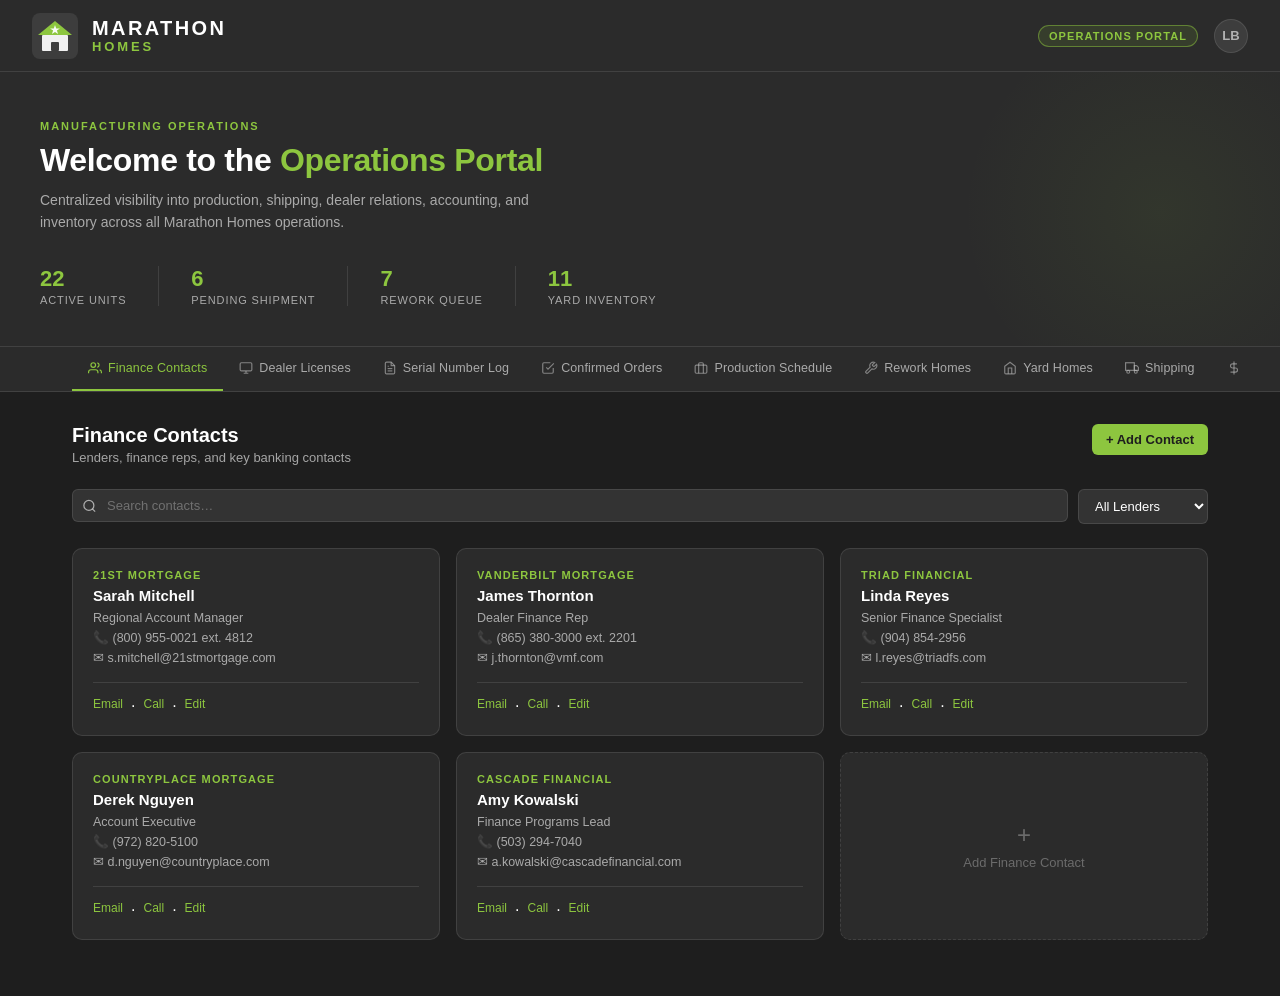
<file: marathon-homes-landing.html>
<!DOCTYPE html>
<html lang="en">
<head>
<meta charset="UTF-8">
<meta name="viewport" content="width=device-width, initial-scale=1.0">
<title>Marathon Homes | Operations Portal</title>
<style>
  :root {
    --charcoal: #2B2B2B;
    --charcoal-dark: #1E1E1E;
    --charcoal-mid: #333333;
    --charcoal-light: #3D3D3D;
    --green: #8DC63F;
    --green-dark: #6FA832;
    --green-dim: rgba(141,198,63,0.12);
    --green-dim2: rgba(141,198,63,0.06);
    --white: #FFFFFF;
    --white-90: rgba(255,255,255,0.9);
    --white-60: rgba(255,255,255,0.6);
    --white-30: rgba(255,255,255,0.3);
    --white-10: rgba(255,255,255,0.08);
    --border: rgba(255,255,255,0.1);
    --border-active: rgba(141,198,63,0.5);
    --radius: 6px;
    --radius-lg: 10px;
  }

  * { box-sizing: border-box; margin: 0; padding: 0; }

  body {
    font-family: -apple-system, BlinkMacSystemFont, 'Segoe UI', sans-serif;
    background: var(--charcoal-dark);
    color: var(--white);
    min-height: 100vh;
    overflow-x: hidden;
  }

  /* ── HEADER ── */
  header {
    background: var(--charcoal);
    border-bottom: 1px solid var(--border);
    padding: 0 2rem;
    display: flex;
    align-items: center;
    justify-content: space-between;
    height: 72px;
    position: sticky;
    top: 0;
    z-index: 100;
  }

  .logo {
    display: flex;
    align-items: center;
    gap: 14px;
    text-decoration: none;
  }

  .logo-icon {
    width: 46px;
    height: 46px;
    flex-shrink: 0;
  }

  .logo-text {
    display: flex;
    flex-direction: column;
    line-height: 1;
  }

  .logo-marathon {
    font-size: 20px;
    font-weight: 700;
    letter-spacing: 0.12em;
    color: var(--white);
    text-transform: uppercase;
  }

  .logo-homes {
    font-size: 13px;
    font-weight: 600;
    letter-spacing: 0.22em;
    color: var(--green);
    text-transform: uppercase;
    margin-top: 2px;
  }

  .header-right {
    display: flex;
    align-items: center;
    gap: 16px;
  }

  .portal-badge {
    font-size: 11px;
    font-weight: 600;
    letter-spacing: 0.1em;
    text-transform: uppercase;
    color: var(--green);
    background: var(--green-dim);
    border: 1px solid var(--border-active);
    padding: 4px 10px;
    border-radius: 20px;
  }

  .header-user {
    width: 34px;
    height: 34px;
    border-radius: 50%;
    background: var(--charcoal-light);
    border: 1px solid var(--border);
    display: flex;
    align-items: center;
    justify-content: center;
    font-size: 13px;
    font-weight: 600;
    color: var(--white-60);
    cursor: pointer;
  }

  /* ── HERO ── */
  .hero {
    background: var(--charcoal);
    border-bottom: 1px solid var(--border);
    padding: 3rem 2rem 2.5rem;
    position: relative;
    overflow: hidden;
  }

  .hero::before {
    content: '';
    position: absolute;
    top: -60px;
    right: -80px;
    width: 400px;
    height: 400px;
    background: radial-gradient(circle, rgba(141,198,63,0.07) 0%, transparent 70%);
    pointer-events: none;
  }

  .hero-inner {
    max-width: 1200px;
    margin: 0 auto;
  }

  .hero-eyebrow {
    font-size: 11px;
    font-weight: 600;
    letter-spacing: 0.18em;
    text-transform: uppercase;
    color: var(--green);
    margin-bottom: 10px;
  }

  .hero-title {
    font-size: 32px;
    font-weight: 700;
    letter-spacing: -0.01em;
    line-height: 1.15;
    color: var(--white);
    margin-bottom: 10px;
  }

  .hero-title span { color: var(--green); }

  .hero-sub {
    font-size: 14px;
    color: var(--white-60);
    max-width: 540px;
    line-height: 1.6;
    margin-bottom: 2rem;
  }

  .hero-stats {
    display: flex;
    gap: 2rem;
  }

  .stat {
    display: flex;
    flex-direction: column;
    gap: 2px;
  }

  .stat-value {
    font-size: 22px;
    font-weight: 700;
    color: var(--white);
  }

  .stat-value span { color: var(--green); }

  .stat-label {
    font-size: 11px;
    font-weight: 500;
    letter-spacing: 0.08em;
    text-transform: uppercase;
    color: var(--white-60);
  }

  .stat-divider {
    width: 1px;
    background: var(--border);
    align-self: stretch;
  }

  /* ── TAB NAV ── */
  .tab-nav-wrap {
    background: var(--charcoal);
    border-bottom: 1px solid var(--border);
    position: sticky;
    top: 72px;
    z-index: 90;
  }

  .tab-nav {
    max-width: 1200px;
    margin: 0 auto;
    display: flex;
    overflow-x: auto;
    scrollbar-width: none;
    padding: 0 2rem;
  }

  .tab-nav::-webkit-scrollbar { display: none; }

  .tab-btn {
    background: none;
    border: none;
    color: var(--white-60);
    font-size: 12.5px;
    font-weight: 500;
    padding: 14px 16px;
    cursor: pointer;
    white-space: nowrap;
    border-bottom: 2px solid transparent;
    transition: color 0.15s, border-color 0.15s;
    display: flex;
    align-items: center;
    gap: 6px;
    font-family: inherit;
    letter-spacing: 0.01em;
  }

  .tab-btn:hover { color: var(--white-90); }

  .tab-btn.active {
    color: var(--green);
    border-bottom-color: var(--green);
  }

  .tab-btn svg {
    width: 14px;
    height: 14px;
    flex-shrink: 0;
    opacity: 0.7;
  }

  .tab-btn.active svg { opacity: 1; }

  /* ── MAIN CONTENT ── */
  main {
    max-width: 1200px;
    margin: 0 auto;
    padding: 2rem;
  }

  .tab-panel { display: none; }
  .tab-panel.active { display: block; }

  /* ── SECTION HEADER ── */
  .section-header {
    display: flex;
    align-items: flex-start;
    justify-content: space-between;
    margin-bottom: 1.5rem;
    gap: 1rem;
  }

  .section-title {
    font-size: 20px;
    font-weight: 700;
    color: var(--white);
  }

  .section-sub {
    font-size: 13px;
    color: var(--white-60);
    margin-top: 3px;
  }

  .btn {
    display: inline-flex;
    align-items: center;
    gap: 6px;
    background: var(--green);
    color: var(--charcoal-dark);
    border: none;
    border-radius: var(--radius);
    font-size: 13px;
    font-weight: 600;
    padding: 8px 14px;
    cursor: pointer;
    font-family: inherit;
    transition: background 0.15s;
    text-decoration: none;
    white-space: nowrap;
  }

  .btn:hover { background: var(--green-dark); }

  .btn-ghost {
    background: transparent;
    color: var(--white-60);
    border: 1px solid var(--border);
  }

  .btn-ghost:hover {
    background: var(--white-10);
    color: var(--white);
    border-color: var(--white-30);
  }

  /* ── SEARCH / FILTER BAR ── */
  .filter-bar {
    display: flex;
    gap: 10px;
    margin-bottom: 1.5rem;
    flex-wrap: wrap;
  }

  .search-wrap {
    flex: 1;
    min-width: 200px;
    position: relative;
  }

  .search-wrap svg {
    position: absolute;
    left: 10px;
    top: 50%;
    transform: translateY(-50%);
    width: 15px;
    height: 15px;
    color: var(--white-60);
    pointer-events: none;
  }

  .search-input, select {
    width: 100%;
    background: var(--charcoal-mid);
    border: 1px solid var(--border);
    border-radius: var(--radius);
    color: var(--white);
    font-size: 13px;
    font-family: inherit;
    padding: 8px 12px 8px 34px;
    outline: none;
    transition: border-color 0.15s;
  }

  select { padding-left: 12px; }

  .search-input::placeholder { color: var(--white-30); }

  .search-input:focus, select:focus { border-color: var(--green); }

  /* ── TABLE ── */
  .table-wrap {
    background: var(--charcoal);
    border: 1px solid var(--border);
    border-radius: var(--radius-lg);
    overflow: hidden;
  }

  table {
    width: 100%;
    border-collapse: collapse;
    font-size: 13px;
  }

  thead tr {
    background: var(--charcoal-light);
    border-bottom: 1px solid var(--border);
  }

  th {
    text-align: left;
    padding: 10px 14px;
    font-size: 11px;
    font-weight: 600;
    letter-spacing: 0.08em;
    text-transform: uppercase;
    color: var(--white-60);
    white-space: nowrap;
  }

  tbody tr {
    border-bottom: 1px solid var(--border);
    transition: background 0.12s;
  }

  tbody tr:last-child { border-bottom: none; }
  tbody tr:hover { background: var(--white-10); }

  td {
    padding: 11px 14px;
    color: var(--white-90);
    vertical-align: middle;
  }

  /* ── BADGES ── */
  .badge {
    display: inline-block;
    padding: 2px 8px;
    border-radius: 20px;
    font-size: 11px;
    font-weight: 600;
    letter-spacing: 0.04em;
  }

  .badge-green { background: rgba(141,198,63,0.15); color: var(--green); }
  .badge-amber { background: rgba(251,191,36,0.15); color: #FBBF24; }
  .badge-red { background: rgba(239,68,68,0.15); color: #EF4444; }
  .badge-blue { background: rgba(96,165,250,0.15); color: #60A5FA; }
  .badge-gray { background: var(--white-10); color: var(--white-60); }

  /* ── CARD GRID ── */
  .card-grid {
    display: grid;
    grid-template-columns: repeat(auto-fill, minmax(280px, 1fr));
    gap: 1rem;
    margin-bottom: 1.5rem;
  }

  .card {
    background: var(--charcoal);
    border: 1px solid var(--border);
    border-radius: var(--radius-lg);
    padding: 1.25rem;
    transition: border-color 0.15s;
  }

  .card:hover { border-color: var(--white-30); }

  .card-label {
    font-size: 11px;
    font-weight: 600;
    letter-spacing: 0.1em;
    text-transform: uppercase;
    color: var(--green);
    margin-bottom: 6px;
  }

  .card-name {
    font-size: 15px;
    font-weight: 600;
    color: var(--white);
    margin-bottom: 4px;
  }

  .card-detail {
    font-size: 12.5px;
    color: var(--white-60);
    line-height: 1.6;
  }

  .card-actions {
    display: flex;
    gap: 8px;
    margin-top: 14px;
    padding-top: 14px;
    border-top: 1px solid var(--border);
  }

  .card-actions a {
    font-size: 12px;
    color: var(--green);
    text-decoration: none;
    font-weight: 500;
  }

  .card-actions a:hover { text-decoration: underline; }

  /* ── METRIC CARDS ── */
  .metric-row {
    display: grid;
    grid-template-columns: repeat(auto-fill, minmax(160px, 1fr));
    gap: 10px;
    margin-bottom: 1.5rem;
  }

  .metric {
    background: var(--charcoal);
    border: 1px solid var(--border);
    border-radius: var(--radius-lg);
    padding: 1rem 1.1rem;
  }

  .metric-val {
    font-size: 26px;
    font-weight: 700;
    color: var(--white);
    line-height: 1;
  }

  .metric-val.green { color: var(--green); }

  .metric-lbl {
    font-size: 11px;
    font-weight: 500;
    letter-spacing: 0.08em;
    text-transform: uppercase;
    color: var(--white-60);
    margin-top: 4px;
  }

  /* ── EMPTY STATE ── */
  .empty {
    text-align: center;
    padding: 4rem 2rem;
    color: var(--white-30);
  }

  .empty-icon {
    font-size: 40px;
    margin-bottom: 12px;
    opacity: 0.4;
  }

  .empty p { font-size: 14px; }

  /* ── PROGRESS BAR ── */
  .progress-bar {
    width: 100%;
    height: 4px;
    background: var(--white-10);
    border-radius: 2px;
    overflow: hidden;
    margin-top: 6px;
  }

  .progress-fill {
    height: 100%;
    background: var(--green);
    border-radius: 2px;
  }

  /* ── PRODUCTION TIMELINE ── */
  .phase-row {
    display: flex;
    align-items: center;
    gap: 10px;
    padding: 10px 14px;
    border-bottom: 1px solid var(--border);
  }

  .phase-row:last-child { border-bottom: none; }

  .phase-dot {
    width: 10px;
    height: 10px;
    border-radius: 50%;
    flex-shrink: 0;
  }

  .phase-dot.done { background: var(--green); }
  .phase-dot.active { background: #FBBF24; box-shadow: 0 0 0 3px rgba(251,191,36,0.2); }
  .phase-dot.pending { background: var(--white-30); }

  /* ── SCROLLBAR ── */
  ::-webkit-scrollbar { width: 6px; height: 6px; }
  ::-webkit-scrollbar-track { background: transparent; }
  ::-webkit-scrollbar-thumb { background: var(--white-30); border-radius: 3px; }

  @media (max-width: 768px) {
    header { padding: 0 1rem; height: 60px; }
    .hero { padding: 2rem 1rem 1.5rem; }
    .hero-title { font-size: 24px; }
    main { padding: 1.25rem 1rem; }
    .hero-stats { gap: 1.2rem; }
    .stat-value { font-size: 18px; }
  }
</style>
</head>
<body>

<!-- HEADER -->
<header>
  <a class="logo" href="#">
    <!-- Marathon Homes SVG Logo Mark -->
    <svg class="logo-icon" viewBox="0 0 46 46" fill="none" xmlns="http://www.w3.org/2000/svg">
      <rect width="46" height="46" rx="8" fill="#3D3D3D"/>
      <!-- Roofline -->
      <polygon points="23,8 40,22 6,22" fill="#8DC63F"/>
      <!-- House body -->
      <rect x="10" y="22" width="26" height="16" rx="1" fill="#FFFFFF" fill-opacity="0.92"/>
      <!-- Door -->
      <rect x="19" y="29" width="8" height="9" rx="1" fill="#3D3D3D"/>
      <!-- Star -->
      <polygon points="23,12 24.2,15.5 27.9,15.5 24.9,17.6 26.1,21.1 23,19 19.9,21.1 21.1,17.6 18.1,15.5 21.8,15.5" fill="white" fill-opacity="0.95"/>
    </svg>
    <div class="logo-text">
      <span class="logo-marathon">Marathon</span>
      <span class="logo-homes">Homes</span>
    </div>
  </a>
  <div class="header-right">
    <span class="portal-badge">Operations Portal</span>
    <div class="header-user">LB</div>
  </div>
</header>

<!-- HERO -->
<div class="hero">
  <div class="hero-inner">
    <div class="hero-eyebrow">Manufacturing Operations</div>
    <h1 class="hero-title">Welcome to the <span>Operations Portal</span></h1>
    <p class="hero-sub">Centralized visibility into production, shipping, dealer relations, accounting, and inventory across all Marathon Homes operations.</p>
    <div class="hero-stats">
      <div class="stat">
        <div class="stat-value"><span id="active-units">—</span></div>
        <div class="stat-label">Active Units</div>
      </div>
      <div class="stat-divider"></div>
      <div class="stat">
        <div class="stat-value"><span id="pending-ship">—</span></div>
        <div class="stat-label">Pending Shipment</div>
      </div>
      <div class="stat-divider"></div>
      <div class="stat">
        <div class="stat-value"><span id="rework-count">—</span></div>
        <div class="stat-label">Rework Queue</div>
      </div>
      <div class="stat-divider"></div>
      <div class="stat">
        <div class="stat-value"><span id="yard-count">—</span></div>
        <div class="stat-label">Yard Inventory</div>
      </div>
    </div>
  </div>
</div>

<!-- TAB NAV -->
<div class="tab-nav-wrap">
  <nav class="tab-nav" role="tablist">
    <button class="tab-btn active" data-tab="finance" role="tab">
      <svg viewBox="0 0 24 24" fill="none" stroke="currentColor" stroke-width="2"><path d="M17 21v-2a4 4 0 0 0-4-4H5a4 4 0 0 0-4 4v2"/><circle cx="9" cy="7" r="4"/><path d="M23 21v-2a4 4 0 0 0-3-3.87"/><path d="M16 3.13a4 4 0 0 1 0 7.75"/></svg>
      Finance Contacts
    </button>
    <button class="tab-btn" data-tab="dealer" role="tab">
      <svg viewBox="0 0 24 24" fill="none" stroke="currentColor" stroke-width="2"><rect x="2" y="3" width="20" height="14" rx="2"/><path d="M8 21h8M12 17v4"/></svg>
      Dealer Licenses
    </button>
    <button class="tab-btn" data-tab="serial" role="tab">
      <svg viewBox="0 0 24 24" fill="none" stroke="currentColor" stroke-width="2"><path d="M14 2H6a2 2 0 0 0-2 2v16a2 2 0 0 0 2 2h12a2 2 0 0 0 2-2V8z"/><polyline points="14 2 14 8 20 8"/><line x1="16" y1="13" x2="8" y2="13"/><line x1="16" y1="17" x2="8" y2="17"/><polyline points="10 9 9 9 8 9"/></svg>
      Serial Number Log
    </button>
    <button class="tab-btn" data-tab="orders" role="tab">
      <svg viewBox="0 0 24 24" fill="none" stroke="currentColor" stroke-width="2"><polyline points="9 11 12 14 22 4"/><path d="M21 12v7a2 2 0 0 1-2 2H5a2 2 0 0 1-2-2V5a2 2 0 0 1 2-2h11"/></svg>
      Confirmed Orders
    </button>
    <button class="tab-btn" data-tab="production" role="tab">
      <svg viewBox="0 0 24 24" fill="none" stroke="currentColor" stroke-width="2"><rect x="2" y="7" width="20" height="14" rx="2"/><path d="M16 21V5a2 2 0 0 0-2-2h-4a2 2 0 0 0-2 2v16"/></svg>
      Production Schedule
    </button>
    <button class="tab-btn" data-tab="rework" role="tab">
      <svg viewBox="0 0 24 24" fill="none" stroke="currentColor" stroke-width="2"><path d="M14.7 6.3a1 1 0 0 0 0 1.4l1.6 1.6a1 1 0 0 0 1.4 0l3.77-3.77a6 6 0 0 1-7.94 7.94l-6.91 6.91a2.12 2.12 0 0 1-3-3l6.91-6.91a6 6 0 0 1 7.94-7.94l-3.76 3.76z"/></svg>
      Rework Homes
    </button>
    <button class="tab-btn" data-tab="yard" role="tab">
      <svg viewBox="0 0 24 24" fill="none" stroke="currentColor" stroke-width="2"><path d="M3 9l9-7 9 7v11a2 2 0 0 1-2 2H5a2 2 0 0 1-2-2z"/><polyline points="9 22 9 12 15 12 15 22"/></svg>
      Yard Homes
    </button>
    <button class="tab-btn" data-tab="shipping" role="tab">
      <svg viewBox="0 0 24 24" fill="none" stroke="currentColor" stroke-width="2"><rect x="1" y="3" width="15" height="13"/><polygon points="16 8 20 8 23 11 23 16 16 16 16 8"/><circle cx="5.5" cy="18.5" r="2.5"/><circle cx="18.5" cy="18.5" r="2.5"/></svg>
      Shipping
    </button>
    <button class="tab-btn" data-tab="accounting" role="tab">
      <svg viewBox="0 0 24 24" fill="none" stroke="currentColor" stroke-width="2"><line x1="12" y1="1" x2="12" y2="23"/><path d="M17 5H9.5a3.5 3.5 0 0 0 0 7h5a3.5 3.5 0 0 1 0 7H6"/></svg>
      Accounting
    </button>
    <button class="tab-btn" data-tab="models" role="tab">
      <svg viewBox="0 0 24 24" fill="none" stroke="currentColor" stroke-width="2"><polygon points="12 2 2 7 12 12 22 7 12 2"/><polyline points="2 17 12 22 22 17"/><polyline points="2 12 12 17 22 12"/></svg>
      Model List
    </button>
  </nav>
</div>

<!-- MAIN -->
<main>

  <!-- 1. FINANCE CONTACTS -->
  <div class="tab-panel active" id="tab-finance">
    <div class="section-header">
      <div>
        <div class="section-title">Finance Contacts</div>
        <div class="section-sub">Lenders, finance reps, and key banking contacts</div>
      </div>
      <button class="btn">+ Add Contact</button>
    </div>
    <div class="filter-bar">
      <div class="search-wrap">
        <svg viewBox="0 0 24 24" fill="none" stroke="currentColor" stroke-width="2"><circle cx="11" cy="11" r="8"/><line x1="21" y1="21" x2="16.65" y2="16.65"/></svg>
        <input class="search-input" type="text" placeholder="Search contacts…">
      </div>
      <select style="width:auto; padding: 8px 12px;">
        <option>All Lenders</option>
        <option>21st Mortgage</option>
        <option>Vanderbilt</option>
        <option>Triad</option>
      </select>
    </div>
    <div class="card-grid">
      <div class="card">
        <div class="card-label">21st Mortgage</div>
        <div class="card-name">Sarah Mitchell</div>
        <div class="card-detail">Regional Account Manager<br>📞 (800) 955-0021 ext. 4812<br>✉ s.mitchell@21stmortgage.com</div>
        <div class="card-actions"><a href="#">Email</a> · <a href="#">Call</a> · <a href="#">Edit</a></div>
      </div>
      <div class="card">
        <div class="card-label">Vanderbilt Mortgage</div>
        <div class="card-name">James Thornton</div>
        <div class="card-detail">Dealer Finance Rep<br>📞 (865) 380-3000 ext. 2201<br>✉ j.thornton@vmf.com</div>
        <div class="card-actions"><a href="#">Email</a> · <a href="#">Call</a> · <a href="#">Edit</a></div>
      </div>
      <div class="card">
        <div class="card-label">Triad Financial</div>
        <div class="card-name">Linda Reyes</div>
        <div class="card-detail">Senior Finance Specialist<br>📞 (904) 854-2956<br>✉ l.reyes@triadfs.com</div>
        <div class="card-actions"><a href="#">Email</a> · <a href="#">Call</a> · <a href="#">Edit</a></div>
      </div>
      <div class="card">
        <div class="card-label">CountryPlace Mortgage</div>
        <div class="card-name">Derek Nguyen</div>
        <div class="card-detail">Account Executive<br>📞 (972) 820-5100<br>✉ d.nguyen@countryplace.com</div>
        <div class="card-actions"><a href="#">Email</a> · <a href="#">Call</a> · <a href="#">Edit</a></div>
      </div>
      <div class="card">
        <div class="card-label">Cascade Financial</div>
        <div class="card-name">Amy Kowalski</div>
        <div class="card-detail">Finance Programs Lead<br>📞 (503) 294-7040<br>✉ a.kowalski@cascadefinancial.com</div>
        <div class="card-actions"><a href="#">Email</a> · <a href="#">Call</a> · <a href="#">Edit</a></div>
      </div>
      <div class="card" style="border-style: dashed; cursor: pointer; display: flex; flex-direction: column; align-items: center; justify-content: center; min-height: 140px; color: var(--white-30);">
        <div style="font-size: 24px; margin-bottom: 6px;">+</div>
        <div style="font-size: 13px;">Add Finance Contact</div>
      </div>
    </div>
  </div>

  <!-- 2. DEALER LICENSES -->
  <div class="tab-panel" id="tab-dealer">
    <div class="section-header">
      <div>
        <div class="section-title">Dealer License Information</div>
        <div class="section-sub">HUD/state dealer licenses, flooring sources, and contact directory</div>
      </div>
      <button class="btn">+ Add Dealer</button>
    </div>
    <div class="metric-row">
      <div class="metric"><div class="metric-val green" id="dealer-total">—</div><div class="metric-lbl">Total Dealers</div></div>
      <div class="metric"><div class="metric-val" id="dealer-tx">—</div><div class="metric-lbl">Texas</div></div>
      <div class="metric"><div class="metric-val" id="dealer-ok">—</div><div class="metric-lbl">Oklahoma</div></div>
      <div class="metric"><div class="metric-val" id="dealer-nm">—</div><div class="metric-lbl">New Mexico</div></div>
    </div>
    <div class="filter-bar">
      <div class="search-wrap">
        <svg viewBox="0 0 24 24" fill="none" stroke="currentColor" stroke-width="2"><circle cx="11" cy="11" r="8"/><line x1="21" y1="21" x2="16.65" y2="16.65"/></svg>
        <input class="search-input" id="dealer-search" type="text" placeholder="Search by dealer, city, RBI #, or contact…">
      </div>
      <select id="dealer-state-filter" style="width:auto; padding: 8px 12px;">
        <option value="">All States</option>
        <option value="TX">Texas (TX)</option>
        <option value="OK">Oklahoma (OK)</option>
        <option value="NM">New Mexico (NM)</option>
      </select>
      <select id="dealer-floor-filter" style="width:auto; padding: 8px 12px;">
        <option value="">All Flooring Sources</option>
        <option value="21st">21st Mortgage</option>
        <option value="Triad">Triad</option>
        <option value="Affiliates">Affiliates</option>
        <option value="CASH">Cash</option>
        <option value="Vanderbilt">Vanderbilt</option>
      </select>
    </div>
    <div class="table-wrap" style="overflow-x:auto;">
      <table id="dealer-table">
        <thead><tr>
          <th>RBI #</th>
          <th>Retailer Name</th>
          <th>DBA</th>
          <th>City</th>
          <th>State</th>
          <th>Flooring Source</th>
          <th>GM / Owner</th>
          <th>GM Email</th>
          <th>Office / Sales Mgr</th>
          <th>Phone</th>
          <th>Office Email</th>
        </tr></thead>
        <tbody id="dealer-tbody"></tbody>
      </table>
    </div>
    <div style="margin-top:10px; font-size:12px; color:var(--white-30);" id="dealer-count-label"></div>
  </div>

  <!-- 3. SERIAL NUMBER LOG -->
  <div class="tab-panel" id="tab-serial">
    <div class="section-header">
      <div>
        <div class="section-title">Serial Number Log</div>
        <div class="section-sub">All assigned HUD serials, models, dealers, and customers</div>
      </div>
      <button class="btn">+ Log Serial</button>
    </div>
    <div class="metric-row">
      <div class="metric"><div class="metric-val green" id="serial-total">—</div><div class="metric-lbl">Total Serials</div></div>
      <div class="metric"><div class="metric-val" id="serial-flagged" style="color:#FBBF24;">—</div><div class="metric-lbl">Did Not Use</div></div>
      <div class="metric"><div class="metric-val" id="serial-2027" style="color:#60A5FA;">—</div><div class="metric-lbl">2027 Model</div></div>
      <div class="metric"><div class="metric-val" id="serial-rso" style="color:#8DC63F;">—</div><div class="metric-lbl">RSO</div></div>
      <div class="metric"><div class="metric-val" id="serial-stock">—</div><div class="metric-lbl">Stock</div></div>
    </div>
    <div class="filter-bar">
      <div class="search-wrap">
        <svg viewBox="0 0 24 24" fill="none" stroke="currentColor" stroke-width="2"><circle cx="11" cy="11" r="8"/><line x1="21" y1="21" x2="16.65" y2="16.65"/></svg>
        <input class="search-input" id="serial-search" type="text" placeholder="Search by serial, model, dealer, customer, SOID…">
      </div>
      <select id="serial-model-filter" style="width:auto; padding: 8px 12px;"><option value="">All Models</option></select>
      <select id="serial-dealer-filter" style="width:auto; padding: 8px 12px;"><option value="">All Dealers</option></select>
      <select id="serial-flag-filter" style="width:auto; padding: 8px 12px;">
        <option value="">All Status</option>
        <option value="did not use">Did Not Use</option>
        <option value="rso">RSO</option>
        <option value="stock">Stock</option>
        <option value="2027">2027 Model</option>
      </select>
    </div>
    <div class="table-wrap" style="overflow-x:auto;">
      <table id="serial-table">
        <thead><tr>
          <th>SOID #</th>
          <th>Serial Number</th>
          <th>Model</th>
          <th>Width</th>
          <th>Length</th>
          <th>SF</th>
          <th>Dealer</th>
          <th>Customer / Notes</th>
          <th>Flag</th>
        </tr></thead>
        <tbody id="serial-tbody"></tbody>
      </table>
    </div>
    <div style="margin-top:10px; font-size:12px; color:var(--white-30);" id="serial-count-label"></div>
  </div>

  <!-- 4. CONFIRMED ORDERS -->
  <div class="tab-panel" id="tab-orders">
    <div class="section-header">
      <div>
        <div class="section-title">Confirmed Orders</div>
        <div class="section-sub">All confirmed purchase orders and build assignments</div>
      </div>
      <button class="btn">+ New Order</button>
    </div>
    <div class="metric-row">
      <div class="metric"><div class="metric-val green">34</div><div class="metric-lbl">Confirmed Orders</div></div>
      <div class="metric"><div class="metric-val">12</div><div class="metric-lbl">In Production</div></div>
      <div class="metric"><div class="metric-val">8</div><div class="metric-lbl">Ready to Ship</div></div>
      <div class="metric"><div class="metric-val">14</div><div class="metric-lbl">Scheduled</div></div>
    </div>
    <div class="filter-bar">
      <div class="search-wrap">
        <svg viewBox="0 0 24 24" fill="none" stroke="currentColor" stroke-width="2"><circle cx="11" cy="11" r="8"/><line x1="21" y1="21" x2="16.65" y2="16.65"/></svg>
        <input class="search-input" type="text" placeholder="Search orders…">
      </div>
    </div>
    <div class="table-wrap">
      <table>
        <thead><tr>
          <th>Order #</th><th>Model</th><th>Sq Ft</th><th>Dealer</th><th>PO Date</th><th>Target Ship</th><th>Status</th>
        </tr></thead>
        <tbody>
          <tr><td>#MH-2601</td><td>Terra 1680</td><td>1,680</td><td>Lone Star Homes</td><td>01/15/26</td><td>04/10/26</td><td><span class="badge badge-green">Ready to Ship</span></td></tr>
          <tr><td>#MH-2602</td><td>Brewster 2056</td><td>2,056</td><td>Heartland Housing</td><td>01/22/26</td><td>04/28/26</td><td><span class="badge badge-blue">In Production</span></td></tr>
          <tr><td>#MH-2603</td><td>Azalea 1440</td><td>1,440</td><td>Southwest Living</td><td>02/03/26</td><td>05/05/26</td><td><span class="badge badge-blue">In Production</span></td></tr>
          <tr><td>#MH-2604</td><td>Maverick 1792</td><td>1,792</td><td>Red River Housing</td><td>02/14/26</td><td>05/20/26</td><td><span class="badge badge-amber">Scheduled</span></td></tr>
          <tr><td>#MH-2605</td><td>Grayson 2240</td><td>2,240</td><td>Panhandle Homes</td><td>02/28/26</td><td>06/01/26</td><td><span class="badge badge-amber">Scheduled</span></td></tr>
        </tbody>
      </table>
    </div>
  </div>

  <!-- 5. PRODUCTION SCHEDULE -->
  <div class="tab-panel" id="tab-production">
    <div class="section-header">
      <div>
        <div class="section-title">Production Schedule</div>
        <div class="section-sub">Live build status by unit, line, and week</div>
      </div>
      <div style="display:flex; gap:8px;">
        <button class="btn btn-ghost">Export</button>
        <button class="btn">+ Add Unit</button>
      </div>
    </div>
    <div class="metric-row">
      <div class="metric"><div class="metric-val green">18</div><div class="metric-lbl">On Schedule</div></div>
      <div class="metric"><div class="metric-val" style="color:#FBBF24;">4</div><div class="metric-lbl">Behind</div></div>
      <div class="metric"><div class="metric-val">257</div><div class="metric-lbl">Total Units YTD</div></div>
      <div class="metric"><div class="metric-val green">74%</div><div class="metric-lbl">Completion Rate</div></div>
    </div>
    <div class="filter-bar">
      <div class="search-wrap">
        <svg viewBox="0 0 24 24" fill="none" stroke="currentColor" stroke-width="2"><circle cx="11" cy="11" r="8"/><line x1="21" y1="21" x2="16.65" y2="16.65"/></svg>
        <input class="search-input" type="text" placeholder="Search by unit, model, or serial…">
      </div>
      <select style="width:auto; padding: 8px 12px;">
        <option>All Months</option>
        <option>April 2026</option><option>May 2026</option><option>June 2026</option>
      </select>
      <select style="width:auto; padding: 8px 12px;">
        <option>All Status</option>
        <option>On Schedule</option><option>Behind</option><option>Complete</option>
      </select>
    </div>
    <div class="table-wrap">
      <table>
        <thead><tr>
          <th>Serial</th><th>Model</th><th>Phase</th><th>Line</th><th>Start Date</th><th>Est. Complete</th><th>Status</th><th>Notes</th>
        </tr></thead>
        <tbody>
          <tr>
            <td style="font-family:monospace;font-size:12px;">01-TRA0081-26</td><td>Terra</td>
            <td><div class="progress-bar"><div class="progress-fill" style="width:85%"></div></div><div style="font-size:11px;color:var(--white-60);margin-top:2px;">Frame / Walls</div></td>
            <td>Line A</td><td>03/10/26</td><td>04/14/26</td><td><span class="badge badge-green">On Schedule</span></td><td>—</td>
          </tr>
          <tr>
            <td style="font-family:monospace;font-size:12px;">01-BRK0042-26</td><td>Brewster</td>
            <td><div class="progress-bar"><div class="progress-fill" style="width:55%"></div></div><div style="font-size:11px;color:var(--white-60);margin-top:2px;">Electrical</div></td>
            <td>Line B</td><td>03/15/26</td><td>04/22/26</td><td><span class="badge badge-amber">Behind</span></td><td>Material delay</td>
          </tr>
          <tr>
            <td style="font-family:monospace;font-size:12px;">01-AZA0118-26</td><td>Azalea</td>
            <td><div class="progress-bar"><div class="progress-fill" style="width:30%"></div></div><div style="font-size:11px;color:var(--white-60);margin-top:2px;">Plumbing</div></td>
            <td>Line A</td><td>03/20/26</td><td>04/30/26</td><td><span class="badge badge-green">On Schedule</span></td><td>—</td>
          </tr>
          <tr>
            <td style="font-family:monospace;font-size:12px;">01-MAV0156-26</td><td>Maverick</td>
            <td><div class="progress-bar"><div class="progress-fill" style="width:10%"></div></div><div style="font-size:11px;color:var(--white-60);margin-top:2px;">Foundation</div></td>
            <td>Line C</td><td>03/25/26</td><td>05/10/26</td><td><span class="badge badge-green">On Schedule</span></td><td>—</td>
          </tr>
        </tbody>
      </table>
    </div>
  </div>

  <!-- 6. REWORK HOMES -->
  <div class="tab-panel" id="tab-rework">
    <div class="section-header">
      <div>
        <div class="section-title">Rework Homes</div>
        <div class="section-sub">Units flagged for repair, warranty work, or re-inspection</div>
      </div>
      <button class="btn">+ Log Rework</button>
    </div>
    <div class="metric-row">
      <div class="metric"><div class="metric-val" style="color:#EF4444;">7</div><div class="metric-lbl">Active Rework</div></div>
      <div class="metric"><div class="metric-val green">3</div><div class="metric-lbl">Resolved This Month</div></div>
      <div class="metric"><div class="metric-val" style="color:#FBBF24;">2</div><div class="metric-lbl">Awaiting Parts</div></div>
    </div>
    <div class="table-wrap">
      <table>
        <thead><tr>
          <th>Serial</th><th>Model</th><th>Issue Category</th><th>Description</th><th>Logged</th><th>Priority</th><th>Status</th>
        </tr></thead>
        <tbody>
          <tr><td style="font-family:monospace;font-size:12px;">01-GRY0198-26</td><td>Grayson</td><td>Roof / Exterior</td><td>Shingle gap at ridge cap</td><td>03/28/26</td><td><span class="badge badge-red">High</span></td><td><span class="badge badge-amber">In Progress</span></td></tr>
          <tr><td style="font-family:monospace;font-size:12px;">01-LIB0067-26</td><td>Liberty</td><td>Plumbing</td><td>Hot water heater fitting leak</td><td>04/01/26</td><td><span class="badge badge-red">High</span></td><td><span class="badge badge-amber">In Progress</span></td></tr>
          <tr><td style="font-family:monospace;font-size:12px;">01-STW0031-26</td><td>Stonewall</td><td>Electrical</td><td>Panel breaker mislabeled</td><td>04/03/26</td><td><span class="badge badge-amber">Medium</span></td><td><span class="badge badge-gray">Parts Wait</span></td></tr>
          <tr><td style="font-family:monospace;font-size:12px;">01-TRA0077-26</td><td>Terra</td><td>Interior / Finish</td><td>Flooring seam separation</td><td>04/05/26</td><td><span class="badge badge-gray">Low</span></td><td><span class="badge badge-blue">Scheduled</span></td></tr>
        </tbody>
      </table>
    </div>
  </div>

  <!-- 7. YARD HOMES -->
  <div class="tab-panel" id="tab-yard">
    <div class="section-header">
      <div>
        <div class="section-title">Yard Inventory</div>
        <div class="section-sub">Completed homes staged in yard awaiting delivery or sale</div>
      </div>
      <button class="btn">+ Add to Yard</button>
    </div>
    <div class="metric-row">
      <div class="metric"><div class="metric-val green">11</div><div class="metric-lbl">Yard Homes</div></div>
      <div class="metric"><div class="metric-val">4</div><div class="metric-lbl">Dealer Assigned</div></div>
      <div class="metric"><div class="metric-val">7</div><div class="metric-lbl">Available</div></div>
      <div class="metric"><div class="metric-val" style="color:#FBBF24;">38</div><div class="metric-lbl">Avg Days in Yard</div></div>
    </div>
    <div class="table-wrap">
      <table>
        <thead><tr>
          <th>Serial</th><th>Model</th><th>Sq Ft</th><th>Bedrooms</th><th>Date Completed</th><th>Days in Yard</th><th>Assigned To</th><th>Status</th>
        </tr></thead>
        <tbody>
          <tr><td style="font-family:monospace;font-size:12px;">01-AZA0099-26</td><td>Azalea</td><td>1,440</td><td>3/2</td><td>03/01/26</td><td>55</td><td>Lone Star Homes</td><td><span class="badge badge-blue">Dealer Hold</span></td></tr>
          <tr><td style="font-family:monospace;font-size:12px;">01-BRK0028-26</td><td>Brewster</td><td>2,056</td><td>4/2</td><td>03/10/26</td><td>46</td><td>—</td><td><span class="badge badge-green">Available</span></td></tr>
          <tr><td style="font-family:monospace;font-size:12px;">01-TRA0055-26</td><td>Terra</td><td>1,680</td><td>3/2</td><td>03/18/26</td><td>38</td><td>—</td><td><span class="badge badge-green">Available</span></td></tr>
          <tr><td style="font-family:monospace;font-size:12px;">01-GRY0141-26</td><td>Grayson</td><td>2,240</td><td>4/3</td><td>03/25/26</td><td>31</td><td>Heartland Housing</td><td><span class="badge badge-blue">Dealer Hold</span></td></tr>
        </tbody>
      </table>
    </div>
  </div>

  <!-- 8. SHIPPING -->
  <div class="tab-panel" id="tab-shipping">
    <div class="section-header">
      <div>
        <div class="section-title">Shipping</div>
        <div class="section-sub">Transport schedules, carriers, and delivery confirmations</div>
      </div>
      <div style="display:flex;gap:8px;">
        <button class="btn btn-ghost">Export</button>
        <button class="btn">+ Schedule Shipment</button>
      </div>
    </div>
    <div class="metric-row">
      <div class="metric"><div class="metric-val green">6</div><div class="metric-lbl">Ready to Ship</div></div>
      <div class="metric"><div class="metric-val blue" style="color:#60A5FA;">3</div><div class="metric-lbl">In Transit</div></div>
      <div class="metric"><div class="metric-val green">14</div><div class="metric-lbl">Delivered MTD</div></div>
    </div>
    <div class="table-wrap">
      <table>
        <thead><tr>
          <th>Serial</th><th>Model</th><th>Destination</th><th>Carrier</th><th>Scheduled</th><th>Permit Status</th><th>Status</th>
        </tr></thead>
        <tbody>
          <tr><td style="font-family:monospace;font-size:12px;">01-TRA0081-26</td><td>Terra</td><td>Lubbock, TX</td><td>Lone Star Transport</td><td>04/12/26</td><td><span class="badge badge-green">Approved</span></td><td><span class="badge badge-green">Ready</span></td></tr>
          <tr><td style="font-family:monospace;font-size:12px;">01-AZA0099-26</td><td>Azalea</td><td>Abilene, TX</td><td>TXL Carriers</td><td>04/15/26</td><td><span class="badge badge-amber">Pending</span></td><td><span class="badge badge-amber">Hold</span></td></tr>
          <tr><td style="font-family:monospace;font-size:12px;">01-BRK0028-26</td><td>Brewster</td><td>Amarillo, TX</td><td>West Texas Hauling</td><td>04/09/26</td><td><span class="badge badge-green">Approved</span></td><td><span class="badge badge-blue">In Transit</span></td></tr>
          <tr><td style="font-family:monospace;font-size:12px;">01-MAV0133-26</td><td>Maverick</td><td>Midland, TX</td><td>Lone Star Transport</td><td>04/18/26</td><td><span class="badge badge-gray">Not Filed</span></td><td><span class="badge badge-gray">Pending</span></td></tr>
        </tbody>
      </table>
    </div>
  </div>

  <!-- 9. ACCOUNTING -->
  <div class="tab-panel" id="tab-accounting">
    <div class="section-header">
      <div>
        <div class="section-title">Accounting</div>
        <div class="section-sub">Invoices, payments, deposits, and financial records</div>
      </div>
      <button class="btn">+ New Entry</button>
    </div>
    <div class="metric-row">
      <div class="metric"><div class="metric-val green">$2.4M</div><div class="metric-lbl">Revenue MTD</div></div>
      <div class="metric"><div class="metric-val" style="color:#EF4444;">$180K</div><div class="metric-lbl">Outstanding AR</div></div>
      <div class="metric"><div class="metric-val green">$340K</div><div class="metric-lbl">Deposits Received</div></div>
      <div class="metric"><div class="metric-val" style="color:#FBBF24;">6</div><div class="metric-lbl">Open Invoices</div></div>
    </div>
    <div class="table-wrap">
      <table>
        <thead><tr>
          <th>Invoice #</th><th>Dealer</th><th>Unit</th><th>Amount</th><th>Invoice Date</th><th>Due Date</th><th>Status</th>
        </tr></thead>
        <tbody>
          <tr><td>INV-26041</td><td>Lone Star Homes</td><td>01-TRA0081-26</td><td>$94,500</td><td>03/20/26</td><td>04/20/26</td><td><span class="badge badge-green">Paid</span></td></tr>
          <tr><td>INV-26042</td><td>Heartland Housing</td><td>01-BRK0042-26</td><td>$112,000</td><td>03/22/26</td><td>04/22/26</td><td><span class="badge badge-amber">Partial</span></td></tr>
          <tr><td>INV-26043</td><td>Southwest Living</td><td>01-AZA0118-26</td><td>$88,750</td><td>03/28/26</td><td>04/28/26</td><td><span class="badge badge-red">Overdue</span></td></tr>
          <tr><td>INV-26044</td><td>Red River Housing</td><td>01-MAV0156-26</td><td>$97,200</td><td>04/01/26</td><td>05/01/26</td><td><span class="badge badge-gray">Sent</span></td></tr>
          <tr><td>INV-26045</td><td>Panhandle Homes</td><td>01-GRY0204-26</td><td>$128,500</td><td>04/05/26</td><td>05/05/26</td><td><span class="badge badge-gray">Sent</span></td></tr>
        </tbody>
      </table>
    </div>
  </div>

  <!-- 10. MODEL LIST -->
  <div class="tab-panel" id="tab-models">
    <div class="section-header">
      <div>
        <div class="section-title">Model List &amp; Floorplans</div>
        <div class="section-sub">All active models, configurations, and floorplan references</div>
      </div>
      <button class="btn">+ Add Model</button>
    </div>
    <div class="filter-bar">
      <div class="search-wrap">
        <svg viewBox="0 0 24 24" fill="none" stroke="currentColor" stroke-width="2"><circle cx="11" cy="11" r="8"/><line x1="21" y1="21" x2="16.65" y2="16.65"/></svg>
        <input class="search-input" type="text" placeholder="Search models…">
      </div>
      <select style="width:auto; padding: 8px 12px;">
        <option>All Sections</option><option>Single Wide</option><option>Double Wide</option>
      </select>
    </div>
    <div class="card-grid">
      <div class="card" style="position:relative;">
        <div style="background: var(--green-dim); border: 1px solid var(--border-active); border-radius:6px; height:100px; display:flex; align-items:center; justify-content:center; margin-bottom:12px;">
          <svg viewBox="0 0 80 50" width="80" height="50" fill="none"><polygon points="40,5 70,20 10,20" fill="#8DC63F" opacity="0.7"/><rect x="14" y="20" width="52" height="26" rx="2" fill="white" fill-opacity="0.15"/><rect x="34" y="33" width="12" height="13" rx="1" fill="#8DC63F" opacity="0.5"/></svg>
        </div>
        <div class="card-label">Single Wide</div>
        <div class="card-name">Terra</div>
        <div class="card-detail">1,440 – 1,680 sq ft · 3–4 BR · 2 BA<br>Entry-level workforce housing</div>
        <div class="card-actions"><a href="#">View Floorplan</a> · <a href="#">Spec Sheet</a></div>
      </div>
      <div class="card">
        <div style="background: var(--green-dim); border: 1px solid var(--border-active); border-radius:6px; height:100px; display:flex; align-items:center; justify-content:center; margin-bottom:12px;">
          <svg viewBox="0 0 80 50" width="80" height="50" fill="none"><polygon points="40,5 70,20 10,20" fill="#8DC63F" opacity="0.7"/><rect x="14" y="20" width="52" height="26" rx="2" fill="white" fill-opacity="0.15"/><rect x="34" y="33" width="12" height="13" rx="1" fill="#8DC63F" opacity="0.5"/></svg>
        </div>
        <div class="card-label">Single Wide</div>
        <div class="card-name">Azalea</div>
        <div class="card-detail">1,440 sq ft · 3 BR · 2 BA<br>Compact efficient layout</div>
        <div class="card-actions"><a href="#">View Floorplan</a> · <a href="#">Spec Sheet</a></div>
      </div>
      <div class="card">
        <div style="background: var(--green-dim); border: 1px solid var(--border-active); border-radius:6px; height:100px; display:flex; align-items:center; justify-content:center; margin-bottom:12px;">
          <svg viewBox="0 0 80 50" width="80" height="50" fill="none"><polygon points="40,5 70,20 10,20" fill="#8DC63F" opacity="0.7"/><rect x="14" y="20" width="52" height="26" rx="2" fill="white" fill-opacity="0.15"/><rect x="34" y="33" width="12" height="13" rx="1" fill="#8DC63F" opacity="0.5"/></svg>
        </div>
        <div class="card-label">Double Wide</div>
        <div class="card-name">Grayson</div>
        <div class="card-detail">2,056 – 2,240 sq ft · 4 BR · 2–3 BA<br>Spacious family home</div>
        <div class="card-actions"><a href="#">View Floorplan</a> · <a href="#">Spec Sheet</a></div>
      </div>
      <div class="card">
        <div style="background: var(--green-dim); border: 1px solid var(--border-active); border-radius:6px; height:100px; display:flex; align-items:center; justify-content:center; margin-bottom:12px;">
          <svg viewBox="0 0 80 50" width="80" height="50" fill="none"><polygon points="40,5 70,20 10,20" fill="#8DC63F" opacity="0.7"/><rect x="14" y="20" width="52" height="26" rx="2" fill="white" fill-opacity="0.15"/><rect x="34" y="33" width="12" height="13" rx="1" fill="#8DC63F" opacity="0.5"/></svg>
        </div>
        <div class="card-label">Double Wide</div>
        <div class="card-name">Brewster</div>
        <div class="card-detail">2,056 sq ft · 4 BR · 2 BA<br>Popular workforce floor plan</div>
        <div class="card-actions"><a href="#">View Floorplan</a> · <a href="#">Spec Sheet</a></div>
      </div>
      <div class="card">
        <div style="background: var(--green-dim); border: 1px solid var(--border-active); border-radius:6px; height:100px; display:flex; align-items:center; justify-content:center; margin-bottom:12px;">
          <svg viewBox="0 0 80 50" width="80" height="50" fill="none"><polygon points="40,5 70,20 10,20" fill="#8DC63F" opacity="0.7"/><rect x="14" y="20" width="52" height="26" rx="2" fill="white" fill-opacity="0.15"/><rect x="34" y="33" width="12" height="13" rx="1" fill="#8DC63F" opacity="0.5"/></svg>
        </div>
        <div class="card-label">Single Wide</div>
        <div class="card-name">Maverick</div>
        <div class="card-detail">1,680 – 1,792 sq ft · 3–4 BR · 2 BA<br>Versatile mid-size plan</div>
        <div class="card-actions"><a href="#">View Floorplan</a> · <a href="#">Spec Sheet</a></div>
      </div>
      <div class="card">
        <div style="background: var(--green-dim); border: 1px solid var(--border-active); border-radius:6px; height:100px; display:flex; align-items:center; justify-content:center; margin-bottom:12px;">
          <svg viewBox="0 0 80 50" width="80" height="50" fill="none"><polygon points="40,5 70,20 10,20" fill="#8DC63F" opacity="0.7"/><rect x="14" y="20" width="52" height="26" rx="2" fill="white" fill-opacity="0.15"/><rect x="34" y="33" width="12" height="13" rx="1" fill="#8DC63F" opacity="0.5"/></svg>
        </div>
        <div class="card-label">Double Wide</div>
        <div class="card-name">Stonewall</div>
        <div class="card-detail">2,100 sq ft · 4 BR · 2 BA<br>Premium finish options available</div>
        <div class="card-actions"><a href="#">View Floorplan</a> · <a href="#">Spec Sheet</a></div>
      </div>
      <div class="card">
        <div style="background: var(--green-dim); border: 1px solid var(--border-active); border-radius:6px; height:100px; display:flex; align-items:center; justify-content:center; margin-bottom:12px;">
          <svg viewBox="0 0 80 50" width="80" height="50" fill="none"><polygon points="40,5 70,20 10,20" fill="#8DC63F" opacity="0.7"/><rect x="14" y="20" width="52" height="26" rx="2" fill="white" fill-opacity="0.15"/><rect x="34" y="33" width="12" height="13" rx="1" fill="#8DC63F" opacity="0.5"/></svg>
        </div>
        <div class="card-label">Double Wide</div>
        <div class="card-name">Liberty</div>
        <div class="card-detail">2,300 sq ft · 4 BR · 3 BA<br>Largest available floor plan</div>
        <div class="card-actions"><a href="#">View Floorplan</a> · <a href="#">Spec Sheet</a></div>
      </div>
    </div>
  </div>

</main>

<script>
  // Tab switching
  const tabs = document.querySelectorAll('.tab-btn');
  const panels = document.querySelectorAll('.tab-panel');

  tabs.forEach(tab => {
    tab.addEventListener('click', () => {
      tabs.forEach(t => t.classList.remove('active'));
      panels.forEach(p => p.classList.remove('active'));
      tab.classList.add('active');
      document.getElementById('tab-' + tab.dataset.tab).classList.add('active');
    });
  });

  // Animate hero stats on load
  function countUp(el, target, suffix) {
    let start = 0;
    const step = Math.ceil(target / 20);
    const timer = setInterval(() => {
      start = Math.min(start + step, target);
      el.textContent = start + (suffix || '');
      if (start >= target) clearInterval(timer);
    }, 40);
  }

  setTimeout(() => {
    countUp(document.getElementById('active-units'), 22);
    countUp(document.getElementById('pending-ship'), 6);
    countUp(document.getElementById('rework-count'), 7);
    countUp(document.getElementById('yard-count'), 11);
  }, 200);

  // Basic search filtering for non-dealer tables
  document.querySelectorAll('.search-input:not(#dealer-search)').forEach(input => {
    input.addEventListener('input', function() {
      const val = this.value.toLowerCase();
      const panel = this.closest('.tab-panel');
      panel.querySelectorAll('tbody tr').forEach(row => {
        row.style.display = row.textContent.toLowerCase().includes(val) ? '' : 'none';
      });
    });
  });

  // ── DEALER DATA (from Dealer_License.xlsx) ──
  const dealerData = [
    {rbi:'38561',floor:'21st',name:'A2HC LLC',dba:'',city:'Amarillo',state:'TX',gm:'Arick Wray',gmEmail:'eric@amarillorentals.com',mgr:'',phone:'',mgrEmail:''},
    {rbi:'37882',floor:'Affiliates',name:'AAA HOMES CONROE, LLC',dba:'A-1 HOMES',city:'Conroe',state:'TX',gm:'Rob Bagwell',gmEmail:'a1homesconroe@gmail.com',mgr:'',phone:'',mgrEmail:''},
    {rbi:'35805',floor:'Affiliates',name:'AAA HOMES-SAN ANTONIO, LLC',dba:'A-1 HOMES - SAN ANTONIO',city:'San Antonio',state:'TX',gm:'Craige Bryant',gmEmail:'cbryant@a1homes.com',mgr:'Claudia Ayala',phone:'',mgrEmail:'cayala@a1homes.com'},
    {rbi:'38338',floor:'21st/Triad',name:'ABILENE HOME CENTER LLC',dba:'',city:'Abilene',state:'TX',gm:'Adam Hammett',gmEmail:'ahammett@abilenehc.com',mgr:'Gigi Arnold',phone:'',mgrEmail:'garnold@abilenehc.com'},
    {rbi:'37443',floor:'Triad/Northpoint',name:'AMARILLO HOME CENTER, LLC',dba:'',city:'Amarillo',state:'TX',gm:'Hayden Dillard',gmEmail:'hdillard@amarillohomecenter.com',mgr:'Michael Sanchez',phone:'806-637-3879',mgrEmail:'msanchez@amarillohomecenter.com'},
    {rbi:'37885',floor:'CASH/21st/Triad',name:'AMERICAN HOMES TYLER LLC',dba:'',city:'Tyler',state:'TX',gm:'Matt Murphy',gmEmail:'mmurphy@americanhomestyler.com',mgr:'',phone:'',mgrEmail:''},
    {rbi:'36476',floor:'AutoMHatic',name:'APPLE MOBILE HOME EXPRESS, INC',dba:'',city:'Seagoville',state:'TX',gm:'Nick Stewart',gmEmail:'applehomegm@gmail.com',mgr:'',phone:'',mgrEmail:''},
    {rbi:'3223',floor:'21st',name:'AUS-TEX PARTS & SERVICES LTD',dba:'VILLAGE HOMES',city:'Dale',state:'TX',gm:'David / Tyler Buchannon',gmEmail:'tylercbuchanan@gmail.com',mgr:'Elisha Tenorio',phone:'',mgrEmail:'elisha@villagehomesaustin.com'},
    {rbi:'37578',floor:'',name:'BASTROP HOME SOURCE, LLC',dba:'',city:'Cedar Creek',state:'TX',gm:'Gary Adamek',gmEmail:'',mgr:'',phone:'',mgrEmail:''},
    {rbi:'',floor:'',name:'BPK HOUSING LLC',dba:'',city:'',state:'TX',gm:'',gmEmail:'',mgr:'',phone:'',mgrEmail:''},
    {rbi:'37455',floor:'CASH/21st',name:'BRAZOS HOME CENTER, LLC',dba:'',city:'Bryan/College Station',state:'TX',gm:'Keith McCormick',gmEmail:'',mgr:'Connie Harrell',phone:'',mgrEmail:'charrell@brazoshomecenter.com'},
    {rbi:'35495',floor:'',name:'CAROUSEL HOMES INC.',dba:'',city:'Damon',state:'TX',gm:'Jerry Jaquet',gmEmail:'',mgr:'',phone:'',mgrEmail:''},
    {rbi:'38401',floor:'',name:'CENTRAL TEXAS HOME CENTER LLC',dba:'',city:'Waco',state:'TX',gm:'Kavan Simon',gmEmail:'',mgr:'',phone:'',mgrEmail:''},
    {rbi:'38130',floor:'CASH/21st/Triad',name:'CIVITAS SALES MANAGER, LLC',dba:'',city:'Houston',state:'TX',gm:'Kayvon Tabrizi',gmEmail:'jtabrizi@scipioventures.com',mgr:'',phone:'',mgrEmail:''},
    {rbi:'38181',floor:'CASH',name:'CONROE HOME CENTER, LLC',dba:'',city:'Conroe',state:'TX',gm:'Alejandro Ponzio',gmEmail:'aponzio@conroehc.com',mgr:'Efraim Lopez',phone:'',mgrEmail:'elopez@conroehc.com'},
    {rbi:'38453',floor:'',name:'CORPUS CHRISTI HOME CENTER LLC',dba:'',city:'Robstown',state:'TX',gm:'Casey Peacock',gmEmail:'',mgr:'',phone:'',mgrEmail:''},
    {rbi:'38018',floor:'',name:'COUNTRY LIVING MODULAR HOMES & HOUSING MADE EASY',dba:'',city:'Alice',state:'TX',gm:'Paul Rose',gmEmail:'Paul@countrylivingmodularhomes.com',mgr:'',phone:'',mgrEmail:''},
    {rbi:'37579',floor:'',name:'COWTOWN HOME CENTER LLC',dba:'',city:'Fort Worth',state:'TX',gm:'Rafael Cisneros',gmEmail:'rcisneros@cowtownhomecenter.com',mgr:'Denise Boschetti',phone:'',mgrEmail:'dboschetti@cowtownhomecenter.com'},
    {rbi:'N/A',floor:'',name:'CREW SUPPORT SERVICES',dba:'',city:'Midland',state:'TX',gm:'John Volke',gmEmail:'johnvolke@crewsupportservices.com',mgr:'John Odette',phone:'',mgrEmail:'jodette@crewsupportservices.com'},
    {rbi:'',floor:'',name:'DISCOUNT MANUFACTURED HOMES',dba:'',city:'',state:'TX',gm:'',gmEmail:'',mgr:'',phone:'',mgrEmail:''},
    {rbi:'37652',floor:'CASH',name:'ESTRELLA RF, LLC',dba:'',city:'Katy',state:'TX',gm:'Todd Lamb',gmEmail:'',mgr:'',phone:'',mgrEmail:''},
    {rbi:'37936',floor:'Triad',name:'FAIRFIELD HOME CENTER, LLC',dba:'',city:'Fairfield',state:'TX',gm:'Robert Chambers',gmEmail:'rchambers@fairfieldhomecenter.com',mgr:'Lily Chambers / Chloe Earnhardt',phone:'',mgrEmail:'lchambers@Palestinehc.com'},
    {rbi:'37569',floor:'',name:'FIRST STEP HOMES, LLC',dba:'',city:'Rowlett',state:'TX',gm:'John Gainer',gmEmail:'',mgr:'',phone:'',mgrEmail:''},
    {rbi:'38162',floor:'CASH',name:'FLORES VALLEY HOMES, LLC',dba:'',city:'San Antonio',state:'TX',gm:'Max Key',gmEmail:'mk@stonetowncapital.com',mgr:'Lisa Mendoza',phone:'210-802-4075',mgrEmail:'lmendoza@reservecommunities.com'},
    {rbi:'MH36501',floor:'First Bank',name:'GRANGER MOBILE HOMES',dba:'',city:'Kiowa',state:'OK',gm:'Kyle Granger',gmEmail:'yle@grangermobilehomes.com',mgr:'Ben Arellano',phone:'',mgrEmail:'ben@grangermobilehomes.com'},
    {rbi:'1585',floor:'First United Bank',name:"HENCH'S COUNTRY LIV'N HOMES LTD",dba:'',city:'Sherman',state:'TX',gm:'Austin Rupp',gmEmail:'austin.rupp@henchs.com',mgr:'',phone:'',mgrEmail:''},
    {rbi:'35268',floor:'',name:'HENLY LAND & HOMES, INC.',dba:'',city:'Sulpher Springs',state:'TX',gm:'Roy Henly II',gmEmail:'',mgr:'',phone:'',mgrEmail:''},
    {rbi:'37269',floor:'',name:'HOBBS MANUFACTURED HOMES, LLC',dba:'',city:'Texarkana',state:'TX',gm:'Patt Hobbs',gmEmail:'phobbs@hobbsmanufacturedhomes.com',mgr:'Damon Rowe',phone:'',mgrEmail:''},
    {rbi:'36185',floor:'',name:'HUNT COUNTY INVESTMENTS LLC',dba:'THOMAS OUTLET HOMES',city:'Greenville',state:'TX',gm:'Jackie Thomas',gmEmail:'',mgr:'',phone:'',mgrEmail:''},
    {rbi:'36821',floor:'',name:'INVESTA CAPITAL LLC',dba:'TEJAS HOMES',city:'Conroe',state:'TX',gm:'Jason Jennings',gmEmail:'',mgr:'',phone:'',mgrEmail:''},
    {rbi:'37830',floor:'',name:'JD REEVES INC',dba:'SOUTH CENTRAL HOMES',city:'Halletsville',state:'TX',gm:'Justin Reeves',gmEmail:'justin@jdreevesinc.com',mgr:'',phone:'',mgrEmail:''},
    {rbi:'37359',floor:'',name:'KORTE HOMES LLC',dba:'',city:'Taylor',state:'TX',gm:'Cole Korte',gmEmail:'',mgr:'',phone:'',mgrEmail:''},
    {rbi:'38076',floor:'CASH',name:'LMP DEER CREEK HOMES LLC',dba:'',city:'Burleson',state:'TX',gm:'Ryan Pugh',gmEmail:'ryan.pugh@peakenterprises.com',mgr:'',phone:'',mgrEmail:''},
    {rbi:'38477',floor:'CASH/21st/Triad',name:'LV SALES MANAGER WALLER, LLC',dba:'',city:'Waller',state:'TX',gm:'Kayvon Tabrizi',gmEmail:'jtabrizi@scipioventures.com',mgr:'',phone:'',mgrEmail:''},
    {rbi:'38476',floor:'CASH/21st/Triad',name:'LV SALES MANAGER, LLC',dba:'',city:'Princeton',state:'TX',gm:'Kayvon Tabrizi',gmEmail:'jtabrizi@scipioventures.com',mgr:'',phone:'',mgrEmail:''},
    {rbi:'D01217',floor:'21st/Triad',name:'MAGPIE, LLC',dba:'VALLEY HOMES',city:'Las Cruces',state:'NM',gm:'Craig Bullock',gmEmail:'craig@valleyhomeslc.com',mgr:'Laura Salgado',phone:'',mgrEmail:'laura@valleyhomeslc.com'},
    {rbi:'38506',floor:'21st',name:'MARATHON HOMES DEALER SAN ANTONIO, LLC',dba:'',city:'Breckenridge',state:'TX',gm:'Jose Morales',gmEmail:'jose.morales@marathonhomes.com',mgr:'',phone:'',mgrEmail:''},
    {rbi:'8340',floor:'CASH',name:'MARATHON HOMES, LLC',dba:'',city:'Breckenridge',state:'TX',gm:'Steven Elder',gmEmail:'',mgr:'',phone:'',mgrEmail:''},
    {rbi:'MH00639',floor:'CASH',name:'MAXEY HOMES AND LAND, LLC',dba:'',city:'Norman',state:'OK',gm:'Kenny Maxey',gmEmail:'kenny.maxey@yahoo.com',mgr:'',phone:'',mgrEmail:''},
    {rbi:'36162',floor:'First State Bank - CASH',name:'MCDONALD MOBILE HOME, LLC',dba:'',city:'Jasper',state:'TX',gm:'Todd McDonald',gmEmail:'',mgr:'',phone:'',mgrEmail:''},
    {rbi:'37990',floor:'CASH',name:'MHCDV1 Homes, LLC',dba:'',city:'Conroe',state:'TX',gm:'Max Key',gmEmail:'mk@stonetowncapital.com',mgr:'Lorie Rabago',phone:'936-202-2501',mgrEmail:'lrabago@reservecommunities.com'},
    {rbi:'38157',floor:'CASH',name:'MHCDV1 Homes, LLC',dba:'',city:'Denton',state:'TX',gm:'Max Key',gmEmail:'mk@stonetowncapital.com',mgr:'Claudia Garcia',phone:'940-239-9027',mgrEmail:'claudia.garcia@reservecommunities.com'},
    {rbi:'38159',floor:'CASH',name:'MHCDV1 Homes, LLC',dba:'',city:'Rockport',state:'TX',gm:'Max Key',gmEmail:'mk@stonetowncapital.com',mgr:'Lynn Anderson',phone:'361-792-2732',mgrEmail:'landerson@reservecommunities.com'},
    {rbi:'36353',floor:'',name:'MHS MY PLACE, LLC',dba:'',city:'San Juan',state:'TX',gm:'Gibran Morales',gmEmail:'',mgr:'',phone:'',mgrEmail:''},
    {rbi:'5704',floor:'CASH',name:'MI CASA HOUSING LTD',dba:'',city:'Atascosa',state:'TX',gm:'James Huckleberry',gmEmail:'imhuckleberry@msn.com',mgr:'',phone:'',mgrEmail:''},
    {rbi:'37088',floor:'',name:'MOBILE HOME CONCEPTS, LLC',dba:'',city:'Odessa',state:'TX',gm:'Matis Pena-Gonzalez',gmEmail:'',mgr:'',phone:'',mgrEmail:''},
    {rbi:'36906',floor:'',name:'MOBILE HOME MASTERS INC',dba:'',city:'Tyler',state:'TX',gm:'Matis Pena-Gonzalez',gmEmail:'',mgr:'',phone:'',mgrEmail:''},
    {rbi:'38309',floor:'CASH',name:'OW COLINAS AFFORDABLE HOUSING LLC',dba:'',city:'Fort Worth',state:'TX',gm:'Eduardo Hodges',gmEmail:'ehodges@owproperties.com',mgr:'',phone:'',mgrEmail:''},
    {rbi:'38152',floor:'CASH/21st',name:'PALESTINE HOME CENTER, LLC',dba:'',city:'Palestine',state:'TX',gm:'Robert Chambers',gmEmail:'rchambers@fairfieldhomecenter.com',mgr:'Lily Chambers / Kyle Kansala',phone:'',mgrEmail:'lchambers@Palestinehc.com'},
    {rbi:'33478',floor:'',name:'PALM HARBOR VILLAGES, INC',dba:'PALM HARBOR VILLAGE',city:'Waco',state:'TX',gm:'Jorge Garcia',gmEmail:'jorge.garcia@cavco.com',mgr:'Tiffany Pomplun',phone:'',mgrEmail:'om026@palmharbor.com'},
    {rbi:'33747',floor:'',name:'PALM HARBOR VILLAGES, INC',dba:'PALM HARBOR VILLAGE',city:'Caddo Mills',state:'TX',gm:'Eric Burgos',gmEmail:'',mgr:'',phone:'',mgrEmail:''},
    {rbi:'2767',floor:'CASH',name:'PALM HARBOR VILLAGES, INC',dba:'',city:'Tyler',state:'TX',gm:'Aaron Purvis',gmEmail:'aaron.purvis@palmharbor.com',mgr:'Mel Roman',phone:'',mgrEmail:'mel.roman@palmharbor.com'},
    {rbi:'37823',floor:'21st/Triad',name:'PERMIAN HOME CENTER LLC',dba:'',city:'Odessa',state:'TX',gm:'Jack Clary',gmEmail:'jclary@permianhc.com',mgr:'Mo Clary',phone:'',mgrEmail:'mclary@permianhc.com'},
    {rbi:'37167',floor:'21st',name:'PLAYA ENTERPRISES, LLC',dba:'HOMES 2 GO',city:'San Antonio',state:'TX',gm:'',gmEmail:'',mgr:'',phone:'',mgrEmail:''},
    {rbi:'35135',floor:'Triad/21st',name:'QUALITY HOMES AND LAND LTD',dba:'MUSTANG HOMES AND LAND',city:'Lubbock',state:'TX',gm:'Gus Diver',gmEmail:'gusdiver11@mustanghomes.com',mgr:'Sierra Paschall',phone:'',mgrEmail:'spaschall@mustanghomes.com'},
    {rbi:'',floor:'',name:'REPUBLIC HOMES',dba:'',city:'',state:'TX',gm:'',gmEmail:'',mgr:'',phone:'',mgrEmail:''},
    {rbi:'37040',floor:'21st/CASH',name:"RODNEY'S MOBILE HOME SERVICE, INC",dba:'',city:'Splendora',state:'TX',gm:'Rodney Whitley',gmEmail:'rodneysmhs@gmail.com',mgr:'Ashley',phone:'',mgrEmail:'rodneysmhs@gmail.com'},
    {rbi:'38362',floor:'CASH',name:'SKYTEX HOMES LLC',dba:'',city:'New Braunfels',state:'TX',gm:'Ryan Earnst',gmEmail:'ryan@skytexhomes.com',mgr:'Jerry Muntz',phone:'210-903-6870',mgrEmail:'jerry@skytexashomes.com'},
    {rbi:'37340',floor:'',name:'SMART CHOICE MANUFACTURED HOMES, LLC',dba:'',city:'Atascosa',state:'TX',gm:'Landry Blackburn',gmEmail:'',mgr:'',phone:'',mgrEmail:''},
    {rbi:'38499',floor:'21st/Triad',name:'SOUTH TEXAS HOME CENTER LLC',dba:'',city:'Seguin',state:'TX',gm:'Landry Blackburn',gmEmail:'',mgr:'',phone:'',mgrEmail:''},
    {rbi:'38503',floor:'21st/Triad',name:'SOUTHSIDE HOME CENTER LLC',dba:'',city:'Atascosa',state:'TX',gm:'Landry Blackburn',gmEmail:'',mgr:'',phone:'',mgrEmail:''},
    {rbi:'36691',floor:'CASH',name:'TITAN FACTORY DIRECT HOMES, INC.',dba:'',city:'Midland',state:'TX',gm:'Brandon Harris',gmEmail:'brharris@titanfactorydirect.com',mgr:'',phone:'',mgrEmail:''},
    {rbi:'A173664',floor:'CASH',name:'TOPPERWIEIN CITY VIEW, LLC',dba:'',city:'San Antonio',state:'TX',gm:'Tim Feliz',gmEmail:'tim@sundownrvparks.com',mgr:'',phone:'',mgrEmail:''},
    {rbi:'34909',floor:'',name:'TRINITY RETAIL & DEVELOPMENT L.P.',dba:'TRINITY HOMES',city:'Abilene',state:'TX',gm:'Jackie Paul Dunn',gmEmail:'',mgr:'',phone:'',mgrEmail:''},
    {rbi:'38234',floor:'',name:'TRUE STAR GP IV LLC',dba:'',city:'Midland',state:'TX',gm:'Bran Greathouse',gmEmail:'',mgr:'',phone:'',mgrEmail:''},
    {rbi:'MH60031',floor:'Triad/CASH',name:'TULSA HOME CENTER',dba:'',city:'Tulsa',state:'OK',gm:'Cade Roller',gmEmail:'croller@tulsahomecenter.com',mgr:'Aidan Cannon',phone:'214-326-2203',mgrEmail:'acannon@tulsahomecenter.com'},
    {rbi:'',floor:'Triad',name:'UNIVERSAL HOMES',dba:'',city:'Oklahoma City',state:'OK',gm:'John Paul Sumo',gmEmail:'johnpaul.e.sumo@gmail.com',mgr:'Erica Sumo',phone:'',mgrEmail:'esumo@universalmh.com'},
  ];

  function renderDealers(data) {
    const tbody = document.getElementById('dealer-tbody');
    if (data.length === 0) {
      tbody.innerHTML = '<tr><td colspan="11" style="text-align:center; padding:2rem; color:var(--white-30);">No dealers match your filters.</td></tr>';
      document.getElementById('dealer-count-label').textContent = '';
      return;
    }
    tbody.innerHTML = data.map(d => `
      <tr>
        <td style="font-family:monospace;font-size:12px;white-space:nowrap;">${d.rbi || '<span style="color:var(--white-30)">—</span>'}</td>
        <td style="font-weight:500;">${d.name}${d.dba ? `<div style="font-size:11px;color:var(--green);margin-top:2px;">${d.dba}</div>` : ''}</td>
        <td style="font-size:12px;color:var(--white-60);">${d.dba || '—'}</td>
        <td style="white-space:nowrap;">${d.city || '—'}</td>
        <td><span class="badge ${d.state==='TX'?'badge-blue':d.state==='OK'?'badge-amber':'badge-green'}">${d.state||'—'}</span></td>
        <td style="font-size:12px;">${d.floor ? `<span class="badge badge-gray">${d.floor}</span>` : '<span style="color:var(--white-30)">—</span>'}</td>
        <td style="font-size:12.5px;">${d.gm || '<span style="color:var(--white-30)">—</span>'}</td>
        <td style="font-size:12px;">${d.gmEmail ? `<a href="mailto:${d.gmEmail}" style="color:var(--green);text-decoration:none;">${d.gmEmail}</a>` : '<span style="color:var(--white-30)">—</span>'}</td>
        <td style="font-size:12px;">${d.mgr || '<span style="color:var(--white-30)">—</span>'}</td>
        <td style="font-size:12px;white-space:nowrap;">${d.phone || '<span style="color:var(--white-30)">—</span>'}</td>
        <td style="font-size:12px;">${d.mgrEmail ? `<a href="mailto:${d.mgrEmail}" style="color:var(--green);text-decoration:none;">${d.mgrEmail}</a>` : '<span style="color:var(--white-30)">—</span>'}</td>
      </tr>`).join('');
    document.getElementById('dealer-count-label').textContent = `Showing ${data.length} of ${dealerData.length} dealers`;
  }

  function filterDealers() {
    const search = document.getElementById('dealer-search').value.toLowerCase();
    const state = document.getElementById('dealer-state-filter').value;
    const floor = document.getElementById('dealer-floor-filter').value.toLowerCase();
    const filtered = dealerData.filter(d => {
      const matchSearch = !search || [d.rbi,d.name,d.dba,d.city,d.gm,d.gmEmail,d.mgr,d.mgrEmail,d.phone].join(' ').toLowerCase().includes(search);
      const matchState = !state || d.state === state;
      const matchFloor = !floor || d.floor.toLowerCase().includes(floor);
      return matchSearch && matchState && matchFloor;
    });
    renderDealers(filtered);
  }

  // Init dealer tab
  const txCount = dealerData.filter(d => d.state === 'TX').length;
  const okCount = dealerData.filter(d => d.state === 'OK').length;
  const nmCount = dealerData.filter(d => d.state === 'NM').length;
  document.getElementById('dealer-total').textContent = dealerData.length;
  document.getElementById('dealer-tx').textContent = txCount;
  document.getElementById('dealer-ok').textContent = okCount;
  document.getElementById('dealer-nm').textContent = nmCount;
  renderDealers(dealerData);

  document.getElementById('dealer-search').addEventListener('input', filterDealers);
  document.getElementById('dealer-state-filter').addEventListener('change', filterDealers);
  document.getElementById('dealer-floor-filter').addEventListener('change', filterDealers);

  // ── SERIAL NUMBER DATA (from Serial_Number_Log.xlsx) ──
  const serialData = [
    {soid:'3623',dealer:'Palm Harbor Villages Inc.',serial:'01-BRK0166A-26',model:'Grayson',width:"13'8\"",length:'76',sf:'',customer:'',notes:''},
    {soid:'3623',dealer:'Palm Harbor Villages Inc.',serial:'01-BRK0166B-26',model:'Grayson',width:"13'8\"",length:'76',sf:'',customer:'',notes:''},
    {soid:'3611',dealer:'Ken Collier',serial:'01-BRK0169-26',model:'Temple',width:'17',length:'76',sf:'1292',customer:'',notes:''},
    {soid:'3575',dealer:'Amarillo Home Center',serial:'01-BRK0175A-26',model:'Sterling',width:'15',length:'64',sf:'960',customer:'',notes:''},
    {soid:'3575',dealer:'Amarillo Home Center',serial:'01-BRK0175B-26',model:'Sterling',width:'15',length:'64',sf:'960',customer:'',notes:''},
    {soid:'3685',dealer:'Cowtown Homes',serial:'01-BRK0176-26',model:'Pearland',width:'15',length:'76',sf:'1140',customer:'',notes:''},
    {soid:'3576',dealer:'Amarillo Home Center',serial:'01-BRK0177A-26',model:'Liberty',width:'15',length:'56',sf:'840',customer:'',notes:''},
    {soid:'3576',dealer:'Amarillo Home Center',serial:'01-BRK0177B-26',model:'Liberty',width:'15',length:'56',sf:'840',customer:'',notes:''},
    {soid:'3614',dealer:'A-1 Homes- San Antonio',serial:'01-BRK0186A-26',model:'Swisher',width:'15',length:'76',sf:'1140',customer:'',notes:''},
    {soid:'3614',dealer:'A-1 Homes- San Antonio',serial:'01-BRK0186B-26',model:'Swisher',width:'15',length:'76',sf:'1140',customer:'',notes:''},
    {soid:'3664',dealer:'Apple Mobile Home Express',serial:'01-BRK0179A-26',model:'Stonewall',width:'15',length:'68',sf:'1020',customer:'',notes:''},
    {soid:'3664',dealer:'Apple Mobile Home Express',serial:'01-BRK0179B-26',model:'Stonewall',width:'15',length:'68',sf:'1020',customer:'',notes:''},
    {soid:'3649',dealer:'Oak Wood Properties',serial:'BRK0180',model:'Chapman',width:'15',length:'33',sf:'495',customer:'',notes:''},
    {soid:'3475',dealer:'Skytex Homes, LLC',serial:'01-BRK0181A-26',model:'Swisher',width:'15',length:'76',sf:'1140',customer:'',notes:''},
    {soid:'3475',dealer:'Skytex Homes, LLC',serial:'01-BRK0181B-26',model:'Swisher',width:'15',length:'76',sf:'1140',customer:'',notes:''},
    {soid:'3681',dealer:'Fairfield Home Center',serial:'01-BRK0182A-26',model:'Stonewall',width:'15',length:'68',sf:'1020',customer:'',notes:''},
    {soid:'3681',dealer:'Fairfield Home Center',serial:'01-BRK0182B-26',model:'Stonewall',width:'15',length:'68',sf:'1020',customer:'',notes:''},
    {soid:'3574',dealer:'Amarillo Home Center',serial:'01-BRK0183A-26',model:'Sterling',width:'15',length:'64',sf:'960',customer:'',notes:''},
    {soid:'3574',dealer:'Amarillo Home Center',serial:'01-BRK0183B-26',model:'Sterling',width:'15',length:'64',sf:'960',customer:'',notes:''},
    {soid:'3497',dealer:'Mark Strand',serial:'01-BRK0184A-26',model:'Red River',width:'15',length:'56',sf:'840',customer:'',notes:''},
    {soid:'3497',dealer:'Mark Stand',serial:'01-BRK0184B-26',model:'Red River',width:'15',length:'56',sf:'840',customer:'',notes:''},
    {soid:'3617',dealer:'Valley View Homes',serial:'01-BRK0173A-26',model:'Swisher',width:'15',length:'76',sf:'1140',customer:'',notes:''},
    {soid:'3617',dealer:'Valley View Homes',serial:'01-BRK0173B-26',model:'Swisher',width:'15',length:'76',sf:'1140',customer:'',notes:''},
    {soid:'3676',dealer:'Amarillo Home Center',serial:'01-BRK0185A-26',model:'Liberty',width:'15',length:'56',sf:'840',customer:'',notes:''},
    {soid:'3676',dealer:'Amarillo Home Center',serial:'01-BRK0185B-26',model:'Liberty',width:'15',length:'56',sf:'840',customer:'',notes:''},
    {soid:'3627',dealer:'Titan Factory Direct',serial:'BRK0191',model:'Glover',width:'15',length:'76',sf:'1140',customer:'',notes:''},
    {soid:'3721',dealer:'American Homes of Tyler',serial:'01-BRK0187A-26',model:'Red River',width:'15',length:'56',sf:'840',customer:'',notes:''},
    {soid:'3721',dealer:'American Homes of Tyler',serial:'01-BRK0187B-26',model:'Red River',width:'15',length:'56',sf:'840',customer:'',notes:''},
    {soid:'3577',dealer:'Amarillo Home Center',serial:'01-BRK0188A-26',model:'Dawson',width:"13'8\"",length:'64',sf:'',customer:'',notes:''},
    {soid:'3577',dealer:'Amarillo Home Center',serial:'01-BRK0188B-26',model:'Dawson',width:"13'8\"",length:'64',sf:'',customer:'',notes:''},
    {soid:'3600',dealer:'Universal Manufactured Homes',serial:'01-BRK0178A-26',model:'Swisher',width:'15',length:'76',sf:'1140',customer:'',notes:''},
    {soid:'3600',dealer:'Universal Manufactured Homes',serial:'01-BRK0178B-26',model:'Swisher',width:'15',length:'76',sf:'1140',customer:'',notes:''},
    {soid:'3536',dealer:'LMP Deer Creek Homes., LLC',serial:'01-BRK0174A-26',model:'Red River (rotate)',width:'15',length:'56',sf:'840',customer:'',notes:''},
    {soid:'3536',dealer:'LMP Deer Creek Homes., LLC',serial:'01-BRK0174B-26',model:'Red River (rotate)',width:'15',length:'56',sf:'840',customer:'',notes:''},
    {soid:'3634',dealer:'Titan Factory Direct',serial:'BRK0189',model:'Slusher',width:'17',length:'76',sf:'1292',customer:'',notes:''},
    {soid:'3708',dealer:'Smart Choice',serial:'01-BRK0190A-26',model:'Swisher',width:'15',length:'76',sf:'1140',customer:'',notes:''},
    {soid:'3708',dealer:'Smart Choice',serial:'01-BRK0190B-26',model:'Swisher',width:'15',length:'76',sf:'1140',customer:'',notes:''},
    {soid:'3499',dealer:'JD Reeves INC dba South Central Homes',serial:'01-BRK0092A-26',model:'Red River',width:'15',length:'56',sf:'840',customer:'',notes:''},
    {soid:'3499',dealer:'JD Reeves INC dba South Central Homes',serial:'01-BRK0092B-26',model:'Red River',width:'15',length:'56',sf:'840',customer:'',notes:''},
    {soid:'3629',dealer:'Titan Factory Direct',serial:'BRK0093',model:'Glover',width:'15',length:'76',sf:'1140',customer:'',notes:''},
    {soid:'3727',dealer:'Conroe Home Center',serial:'01-BRK0194A-26',model:'Swisher',width:'15',length:'76',sf:'1140',customer:'',notes:''},
    {soid:'3727',dealer:'Conroe Home Center',serial:'01-BRK0194B-26',model:'Swisher',width:'15',length:'76',sf:'1140',customer:'',notes:''},
    {soid:'3680',dealer:'Palm Harbor Villages, Inc. Tyler, TX',serial:'01-BRK0195A-26',model:'Grayson',width:"13'8\"",length:'76',sf:'',customer:'',notes:''},
    {soid:'3680',dealer:'Palm Harbor Villages, Inc. Tyler, TX',serial:'01-BRK0195B-26',model:'Grayson',width:"13'8\"",length:'76',sf:'',customer:'',notes:''},
    {soid:'3747',dealer:'Village Homes',serial:'01-BRK0196A-26',model:'Maverick',width:'15',length:'56',sf:'840',customer:'',notes:''},
    {soid:'3747',dealer:'Village Homes',serial:'01-BRK0196B-26',model:'Maverick',width:'15',length:'56',sf:'840',customer:'',notes:''},
    {soid:'3632',dealer:'Titan Factory Direct',serial:'BRK0197',model:'Glover',width:'15',length:'76',sf:'1140',customer:'',notes:''},
    {soid:'3558',dealer:'TCV LLC',serial:'01-BRK0198-26',model:'Jackson',width:"11'8\"",length:'39',sf:'',customer:'',notes:''},
    {soid:'3764',dealer:'Abilene Home Center',serial:'01-BRK0199-26',model:'Temple',width:'17',length:'76',sf:'1292',customer:'Parker',notes:''},
    {soid:'3761',dealer:'CRE-MPC Princeton Homes, LLC',serial:'01-BRK0200-26',model:'Pearland',width:'15',length:'76',sf:'1140',customer:'Stock',notes:''},
    {soid:'3760',dealer:'CRE-MPC Princeton Homes, LLC',serial:'01-BRK0201-26',model:'Pearland',width:'15',length:'76',sf:'1140',customer:'Stock',notes:''},
    {soid:'3464',dealer:'Quality Homes and Land',serial:'01-BRK0202A-26',model:'Swisher',width:'15',length:'76',sf:'1140',customer:'Baeza',notes:''},
    {soid:'3464',dealer:'Quality Homes and Land',serial:'01-BRK0202B-26',model:'Swisher',width:'15',length:'76',sf:'1140',customer:'Baeza',notes:''},
    {soid:'3755',dealer:'Amarillo Home Center',serial:'01-BRK0203A-26',model:'Liberty',width:'15',length:'56',sf:'840',customer:'Guenther',notes:'DID NOT USE SERIAL #'},
    {soid:'3755',dealer:'Amarillo Home Center',serial:'01-BRK0203B-26',model:'Liberty',width:'15',length:'56',sf:'840',customer:'Guenther',notes:'DID NOT USE SERIAL #'},
    {soid:'3769',dealer:'Tulsa Home Center',serial:'01-BRK0204A-26',model:'Sterling',width:'15',length:'64',sf:'960',customer:'McCullar',notes:'DID NOT USE SERIAL #'},
    {soid:'3769',dealer:'Tulsa Home Center',serial:'01-BRK0204B-26',model:'Sterling',width:'15',length:'64',sf:'960',customer:'McCullar',notes:'DID NOT USE SERIAL #'},
    {soid:'3698',dealer:'Topperwein City View',serial:'BRK0205',model:'Chapman',width:'15',length:'33',sf:'495',customer:'',notes:'DID NOT USE SERIAL #'},
    {soid:'3744',dealer:'Breckenridge Homes',serial:'01-BRK0206A-26',model:'Swisher',width:'15',length:'76',sf:'1140',customer:'Nichols',notes:'DID NOT USE SERIAL #'},
    {soid:'3744',dealer:'Breckenridge Homes',serial:'01-BRK0206B-26',model:'Swisher',width:'15',length:'76',sf:'1140',customer:'Nichols',notes:'DID NOT USE SERIAL #'},
    {soid:'3752',dealer:'LV Sales Manager',serial:'01-BRK0207-26',model:'Pearland',width:'15',length:'76',sf:'1140',customer:'Stock',notes:'DID NOT USE SERIAL #'},
    {soid:'3631',dealer:'Titan Factory Direct',serial:'BRK0208',model:'Glover',width:'15',length:'76',sf:'1140',customer:'',notes:'DID NOT USE SERIAL #'},
    {soid:'3451',dealer:'Hobbs Manufactured Homes',serial:'01-BRK0209A-26',model:'Red River',width:'15',length:'56',sf:'840',customer:'Stock',notes:'DID NOT USE SERIAL #'},
    {soid:'3451',dealer:'Hobbs Manufactured Homes',serial:'01-BRK0209B-26',model:'Red River',width:'15',length:'56',sf:'840',customer:'Stock',notes:'DID NOT USE SERIAL #'},
    {soid:'3762',dealer:'Abilene Home Center',serial:'01-BRK0210A-26',model:'Swisher',width:'15',length:'76',sf:'1140',customer:'',notes:''},
    {soid:'3762',dealer:'Abilene Home Center',serial:'01-BRK0210B-26',model:'Swisher',width:'15',length:'76',sf:'1140',customer:'',notes:''},
    {soid:'3775',dealer:'Brazos Home Center',serial:'01-BRK0211A-26',model:'Red River',width:'15',length:'56',sf:'840',customer:'Stock',notes:''},
    {soid:'3775',dealer:'Brazos Home Center',serial:'01-BRK0211B-26',model:'Red River',width:'15',length:'56',sf:'840',customer:'Stock',notes:''},
    {soid:'3754',dealer:'Civitas Sales Manager',serial:'01-BRK0212-26',model:'Pearland',width:'15',length:'76',sf:'1140',customer:'Stock',notes:''},
    {soid:'3635',dealer:'Titan Factory Direct',serial:'BRK0213',model:'Slusher',width:'17',length:'76',sf:'1292',customer:'',notes:''},
    {soid:'3530',dealer:'Titan Factory Direct',serial:'BRK0214',model:'Slusher',width:'17',length:'76',sf:'1292',customer:'',notes:''},
    {soid:'3628',dealer:'Titan Factory Direct',serial:'BRK0215',model:'Glover',width:'15',length:'76',sf:'1140',customer:'',notes:''},
    {soid:'3690',dealer:'Titan Factory Direct',serial:'BRK0216',model:'Glover',width:'15',length:'76',sf:'1140',customer:'',notes:''},
    {soid:'3630',dealer:'Titan Factory Direct',serial:'BRK0217',model:'Glover',width:'15',length:'76',sf:'1140',customer:'',notes:''},
    {soid:'3691',dealer:'American Homes of Tyler',serial:'01-BRK0218A-26',model:'Swisher',width:'15',length:'76',sf:'1140',customer:'Stock',notes:''},
    {soid:'3691',dealer:'American Homes of Tyler',serial:'01-BRK0218B-26',model:'Swisher',width:'15',length:'76',sf:'1140',customer:'Stock',notes:''},
    {soid:'3729',dealer:'Conroe Home Center',serial:'01-BRK0219A-26',model:'Swisher',width:'15',length:'76',sf:'1140',customer:'Ponzio',notes:''},
    {soid:'3729',dealer:'Conroe Home Center',serial:'01-BRK0219B-26',model:'Swisher',width:'15',length:'76',sf:'1140',customer:'Ponzio',notes:''},
    {soid:'3751',dealer:'Civitas Sales Manager',serial:'01-BRK0220-26',model:'Pearland',width:'15',length:'76',sf:'1140',customer:'Stock',notes:''},
    {soid:'3749',dealer:'LV Sales Manager',serial:'01-BRK0221-26',model:'Shane B',width:'15',length:'76',sf:'1140',customer:'Stock',notes:''},
    {soid:'3766',dealer:'Palestine Home Center',serial:'01-BRK0222A-26',model:'Sterling',width:'15',length:'64',sf:'960',customer:'Trasher',notes:''},
    {soid:'3766',dealer:'Palestine Home Center',serial:'01-BRK0222B-26',model:'Sterling',width:'15',length:'64',sf:'960',customer:'Trasher',notes:''},
    {soid:'3743',dealer:'LV Sales Manager',serial:'01-BRK0223-26',model:'Shane A',width:'15',length:'76',sf:'1140',customer:'Stock',notes:''},
    {soid:'3581',dealer:'South Central Homes',serial:'01-BRK0224A-26',model:'Stonewall',width:'15',length:'68',sf:'1020',customer:'RSO',notes:''},
    {soid:'3581',dealer:'South Central Homes',serial:'01-BRK0224B-26',model:'Stonewall',width:'15',length:'68',sf:'1020',customer:'RSO',notes:''},
    {soid:'3674',dealer:'McDonald Mobile Homes',serial:'01-BRK0225A-26',model:'Loving',width:'15',length:'56',sf:'840',customer:'Stock',notes:''},
    {soid:'3674',dealer:'McDonald Mobile Homes',serial:'01-BRK0225B-26',model:'Loving',width:'15',length:'56',sf:'840',customer:'Stock',notes:''},
    {soid:'3802',dealer:'Apple Mobile Homes Express',serial:'01-BRK0226-26',model:'Midland',width:'15',length:'76',sf:'1140',customer:'Stock',notes:'DID NOT USE SERIAL #'},
    {soid:'',dealer:'',serial:'01-BRK0227-26',model:'',width:'',length:'',sf:'',customer:'',notes:'DID NOT USE SERIAL #'},
    {soid:'3741',dealer:'Skytex Homes, LLC',serial:'01-BRK0228-26',model:'Midland',width:'15',length:'76',sf:'1140',customer:'Stock',notes:''},
    {soid:'3771',dealer:'Apple Mobile Homes Express',serial:'01-BRK0229A-26',model:'Swisher',width:'15',length:'76',sf:'1140',customer:'Brescher',notes:''},
    {soid:'3771',dealer:'Apple Mobile Homes Express',serial:'01-BRK0229B-26',model:'Swisher',width:'15',length:'76',sf:'1140',customer:'Brescher',notes:''},
    {soid:'3736',dealer:'Tulsa Home Center',serial:'01-BRK0230A-26',model:'Swisher',width:'15',length:'76',sf:'1140',customer:'Honn',notes:''},
    {soid:'3736',dealer:'Tulsa Home Center',serial:'01-BRK0230B-26',model:'Swisher',width:'15',length:'76',sf:'1140',customer:'Honn',notes:''},
    {soid:'3818',dealer:'Permian Home Center',serial:'01-BRK0231A-26',model:'Swisher',width:'15',length:'76',sf:'1140',customer:'RSO Carlos',notes:''},
    {soid:'3818',dealer:'Permian Home Center',serial:'01-BRK0231B-26',model:'Swisher',width:'15',length:'76',sf:'1140',customer:'RSO Carlos',notes:''},
    {soid:'3762',dealer:'Abilene Home Center',serial:'01-BRK0232A-26',model:'Swisher',width:'15',length:'76',sf:'1140',customer:'RSO',notes:'DID NOT USE SERIAL #'},
    {soid:'3762',dealer:'Abilene Home Center',serial:'01-BRK0232B-26',model:'Swisher',width:'15',length:'76',sf:'1140',customer:'RSO',notes:'DID NOT USE SERIAL #'},
    {soid:'3782',dealer:'Permian Home Center',serial:'01-BRK0233A-26',model:'Sterling',width:'15',length:'76',sf:'1140',customer:'RSO',notes:''},
    {soid:'3782',dealer:'Permian Home Center',serial:'01-BRK0233B-26',model:'Sterling',width:'15',length:'76',sf:'1140',customer:'RSO',notes:''},
    {soid:'3791',dealer:'Apple Homes',serial:'01-BRK0234A-26',model:'Maverick',width:'15',length:'56',sf:'840',customer:'RSO',notes:''},
    {soid:'3791',dealer:'Apple Homes',serial:'01-BRK0234B-26',model:'Maverick',width:'15',length:'56',sf:'840',customer:'RSO',notes:''},
    {soid:'3817',dealer:'Village Homes',serial:'01-BRK0235A-26',model:'Maverick',width:'15',length:'56',sf:'840',customer:'Stock',notes:'INSERT'},
    {soid:'3817',dealer:'Village Homes',serial:'01-BRK0235B-26',model:'Maverick',width:'15',length:'56',sf:'840',customer:'Stock',notes:'INSERT'},
    {soid:'3801',dealer:'Civitas Sales Manager',serial:'01-BRK0236-26',model:'Longview',width:'15',length:'72',sf:'1080',customer:'Stock',notes:''},
    {soid:'3805',dealer:'Palestine Home Center',serial:'01-BRK0237A-26',model:'Swisher',width:'15',length:'76',sf:'1140',customer:'RSO - Perkins',notes:''},
    {soid:'3805',dealer:'Palestine Home Center',serial:'01-BRK0237B-26',model:'Swisher',width:'15',length:'76',sf:'1140',customer:'RSO - Perkins',notes:''},
    {soid:'3795',dealer:'Rodneys Mobile Homes',serial:'01-BRK0238A-26',model:'Maverick',width:'15',length:'56',sf:'840',customer:'RSO - Robert',notes:''},
    {soid:'3795',dealer:'Rodneys Mobile Homes',serial:'01-BRK0238B-26',model:'Maverick',width:'15',length:'56',sf:'840',customer:'RSO - Robert',notes:''},
    {soid:'3794',dealer:'Rodneys Mobile Homes',serial:'01-BRK0239A-26',model:'Swisher',width:'15',length:'76',sf:'1140',customer:'',notes:''},
    {soid:'3794',dealer:'Rodneys Mobile Homes',serial:'01-BRK0239B-26',model:'Swisher',width:'15',length:'76',sf:'1140',customer:'',notes:''},
    {soid:'3464',dealer:'Mustang Homes',serial:'01-BRK0240A-26',model:'Swisher',width:'15',length:'76',sf:'1140',customer:'RSO - Baeza',notes:'DID NOT USE SERIAL #'},
    {soid:'3464',dealer:'Mustang Homes',serial:'01-BRK0240B-26',model:'Swisher',width:'15',length:'76',sf:'1140',customer:'RSO - Baeza',notes:'DID NOT USE SERIAL #'},
    {soid:'3804',dealer:'Apple Mobile Homes Express',serial:'01-BRK0241A-26',model:'Brewster',width:"13'8\"",length:'56',sf:'',customer:'Stock',notes:''},
    {soid:'3804',dealer:'Apple Mobile Homes Express',serial:'01-BRK0241B-26',model:'Brewster',width:"13'8\"",length:'56',sf:'',customer:'Stock',notes:''},
    {soid:'3803',dealer:'Apple Mobile Homes Express',serial:'01-BRK0242A-26',model:'Maverick',width:'15',length:'56',sf:'840',customer:'Stock',notes:'DID NOT USE SERIAL #'},
    {soid:'3803',dealer:'Apple Mobile Homes Express',serial:'01-BRK0242B-26',model:'Maverick',width:'15',length:'56',sf:'840',customer:'Stock',notes:'DID NOT USE SERIAL #'},
    {soid:'3813',dealer:'Abilene Home Center',serial:'01-BRK0243A-26',model:'Liberty',width:'15',length:'56',sf:'840',customer:'RSO - Bostick',notes:''},
    {soid:'3813',dealer:'Abilene Home Center',serial:'01-BRK0243B-26',model:'Liberty',width:'15',length:'56',sf:'840',customer:'RSO - Bostick',notes:''},
    {soid:'3793',dealer:'Valley Homes',serial:'01-BRK0244A-26',model:'Brewster',width:"13'8\"",length:'56',sf:'',customer:'RSO - Lucero',notes:''},
    {soid:'3793',dealer:'Valley Homes',serial:'01-BRK0244B-26',model:'Brewster',width:"13'8\"",length:'56',sf:'',customer:'RSO - Lucero',notes:''},
    {soid:'985',dealer:'South Central Homes - JD Reeves',serial:'01-BRK0245A-26',model:'Maverick',width:'15',length:'56',sf:'840',customer:'Stock',notes:'stealthsync'},
    {soid:'985',dealer:'South Central Homes - JD Reeves',serial:'01-BRK0245B-26',model:'Maverick',width:'15',length:'56',sf:'840',customer:'Stock',notes:'stealthsync'},
    {soid:'986',dealer:'South Central Homes - JD Reeves',serial:'01-BRK0246A-26',model:'Caldwell',width:"13'8\"",length:'56',sf:'',customer:'Stock',notes:'stealthsync'},
    {soid:'986',dealer:'South Central Homes - JD Reeves',serial:'01-BRK0246B-26',model:'Caldwell',width:"13'8\"",length:'56',sf:'',customer:'Stock',notes:'stealthsync'},
    {soid:'987',dealer:'South Central Homes - JD Reeves',serial:'01-BRK0247A-26',model:'Sterling',width:'15',length:'64',sf:'960',customer:'Stock',notes:'stealthsync'},
    {soid:'987',dealer:'South Central Homes - JD Reeves',serial:'01-BRK0247B-26',model:'Sterling',width:'15',length:'64',sf:'960',customer:'Stock',notes:'stealthsync'},
    {soid:'1015',dealer:'Rodneys Mobile Homes',serial:'01-BRK0248A-26',model:'Swisher',width:'15',length:'76',sf:'1140',customer:'RSO - Bazany',notes:'stealthsync'},
    {soid:'1015',dealer:'Rodneys Mobile Homes',serial:'01-BRK0248B-26',model:'Swisher',width:'15',length:'76',sf:'1140',customer:'RSO - Bazany',notes:'stealthsync'},
    {soid:'1029',dealer:'Valley Homes',serial:'01-BRK0249A-26',model:'Swisher',width:'15',length:'76',sf:'1140',customer:'RSO - Delgado',notes:'stealthsync'},
    {soid:'1029',dealer:'Valley Homes',serial:'01-BRK0249B-26',model:'Swisher',width:'15',length:'76',sf:'1140',customer:'RSO - Delgado',notes:'stealthsync'},
    {soid:'3800',dealer:'Abilene Home Center',serial:'01-BRK0250A-26',model:'Red River',width:'15',length:'56',sf:'840',customer:'RSO - Riffle',notes:''},
    {soid:'3800',dealer:'Abilene Home Center',serial:'01-BRK0250B-26',model:'Red River',width:'15',length:'56',sf:'840',customer:'RSO - Riffle',notes:''},
    {soid:'1028',dealer:'Rodneys Mobile Homes',serial:'01-BRK0251A-26',model:'Grayson',width:"13'8\"",length:'76',sf:'',customer:'Stock',notes:'stealthsync'},
    {soid:'1028',dealer:'Rodneys Mobile Homes',serial:'01-BRK0251B-26',model:'Grayson',width:"13'8\"",length:'76',sf:'',customer:'Stock',notes:'stealthsync'},
    {soid:'3773',dealer:'Amarillo Homes',serial:'01-BRK0252A-26',model:'Sterling',width:'15',length:'64',sf:'960',customer:'RSO - Benito',notes:''},
    {soid:'3773',dealer:'Amarillo Homes',serial:'01-BRK0252B-26',model:'Sterling',width:'15',length:'64',sf:'960',customer:'RSO - Benito',notes:''},
    {soid:'1080',dealer:'Village Homes',serial:'01-BRK0253A-26',model:'Swisher',width:'15',length:'76',sf:'1140',customer:'RSO - McCloud',notes:'stealthsync'},
    {soid:'1080',dealer:'Village Homes',serial:'01-BRK0253B-26',model:'Swisher',width:'15',length:'76',sf:'1140',customer:'RSO - McCloud',notes:'stealthsync'},
    {soid:'3834',dealer:'Permian Home Center',serial:'01-BRK0254-26',model:'Pearland',width:'15',length:'76',sf:'1140',customer:'RSO - Horton',notes:''},
    {soid:'1093',dealer:'Abilene Home Center',serial:'01-BRK0255A-26',model:'Grayson',width:"13'8\"",length:'76',sf:'',customer:'Stock',notes:'stealthsync'},
    {soid:'1093',dealer:'Abilene Home Center',serial:'01-BRK0255B-26',model:'Grayson',width:"13'8\"",length:'76',sf:'',customer:'Stock',notes:'stealthsync'},
    {soid:'1094',dealer:'Apple',serial:'01-BRK0256-26',model:'Midland',width:'15',length:'76',sf:'1140',customer:'Stock',notes:'stealthsync'},
    {soid:'1095',dealer:'Apple',serial:'01-BRK0257A-26',model:'Loving',width:'15',length:'56',sf:'840',customer:'Stock',notes:'stealthsync'},
    {soid:'1095',dealer:'Apple',serial:'01-BRK0257B-27',model:'Loving',width:'15',length:'56',sf:'840',customer:'Stock',notes:'stealthsync'},
    {soid:'1119',dealer:'Abilene Home Center',serial:'01-BRK0258A-26',model:'Swisher',width:'15',length:'76',sf:'1140',customer:'RSO-Jowers',notes:'stealthsync'},
    {soid:'1119',dealer:'Abilene Home Center',serial:'01-BRK0258B-26',model:'Swisher',width:'15',length:'76',sf:'1140',customer:'RSO-Jowers',notes:'stealthsync'},
    {soid:'1152',dealer:'Abilene Home Center',serial:'01-BRK0259A-26',model:'Swisher',width:'15',length:'76',sf:'1140',customer:'RSO-Stroope',notes:'stealthsync'},
    {soid:'1152',dealer:'Abilene Home Center',serial:'01-BRK0259B-26',model:'Swisher',width:'15',length:'76',sf:'1140',customer:'RSO-Stroope',notes:'stealthsync'},
    {soid:'1135',dealer:'Brazos Home Center',serial:'01-BRK0260-26',model:'Midland',width:'15',length:'76',sf:'1140',customer:'Stock',notes:'stealthsync'},
    {soid:'3833',dealer:'Permian Home Center',serial:'01-BRK0261A-26',model:'Sterling',width:'15',length:'64',sf:'960',customer:'RSO-Bennett',notes:''},
    {soid:'3833',dealer:'Permian Home Center',serial:'01-BRK0261B-26',model:'Sterling',width:'15',length:'64',sf:'960',customer:'RSO-Bennett',notes:'stealthsync'},
    {soid:'1154',dealer:'Palestine Home Center',serial:'01-BRK0262A-26',model:'Swisher',width:'15',length:'76',sf:'1140',customer:'RSO-Melendez',notes:'stealthsync'},
    {soid:'1154',dealer:'Palestine Home Center',serial:'01-BRK0262B-26',model:'Swisher',width:'15',length:'76',sf:'1140',customer:'RSO-Melendez',notes:'stealthsync'},
    {soid:'1121',dealer:'Abilene Home Center',serial:'01-BRK0263-26',model:'Temple',width:'17',length:'76',sf:'1292',customer:'RSO-Tebbetts',notes:'stealthsync'},
    {soid:'1026',dealer:'Palm Harbor - Tyler',serial:'01-BRK0264A-26',model:'Grayson',width:"13'8\"",length:'76',sf:'',customer:'RSO-Zaleski',notes:'stealthsync'},
    {soid:'1026',dealer:'Palm Harbor - Tyler',serial:'01-BRK0264B-26',model:'Grayson',width:"13'8\"",length:'76',sf:'',customer:'RSO-Zaleski',notes:'stealthsync'},
    {soid:'1114',dealer:'Brazos Home Center',serial:'01-BRK0265A-26',model:'Swisher',width:'15',length:'76',sf:'1140',customer:'Howard - RSO',notes:'stealthsync'},
    {soid:'1114',dealer:'Brazos Home Center',serial:'01-BRK0265B-26',model:'Swisher',width:'15',length:'76',sf:'1140',customer:'Howard - RSO',notes:'stealthsync'},
    {soid:'1179',dealer:'Todd Lamb - Estrella RF, LLC',serial:'01-BRK0266-26',model:'Pearland',width:'15',length:'76',sf:'1140',customer:'Stock',notes:'stealthsync'},
    {soid:'1178',dealer:'Todd Lamb - Estrella RF, LLC',serial:'01-BRK0267-26',model:'Midland',width:'15',length:'76',sf:'1140',customer:'Stock',notes:'stealthsync'},
    {soid:'1200',dealer:'Maxey Homes and Land, LLC',serial:'01-BRK0268A-26',model:'Swisher',width:'15',length:'76',sf:'1140',customer:'Stock',notes:''},
    {soid:'1200',dealer:'Maxey Homes and Land, LLC',serial:'01-BRK0268B-26',model:'Swisher',width:'15',length:'76',sf:'1140',customer:'Stock',notes:''},
    {soid:'1182',dealer:'Maxey Homes and Land, LLC',serial:'01-BRK0269A-26',model:'Red River',width:'15',length:'56',sf:'840',customer:'Stock',notes:''},
    {soid:'1182',dealer:'Maxey Homes and Land, LLC',serial:'01-BRK0269B-26',model:'Red River',width:'15',length:'56',sf:'840',customer:'Stock',notes:''},
    {soid:'3840',dealer:'Smart Choice - Von Ormy',serial:'01-BRK0270-26',model:'Alamo',width:'15',length:'40',sf:'600',customer:'Stock',notes:''},
    {soid:'1103',dealer:'American Homes - Tyler',serial:'01-BRK0271A-26',model:'Coleman',width:"13'8\"",length:'60',sf:'',customer:'RSO - Phillips',notes:''},
    {soid:'1103',dealer:'American Homes - Tyler',serial:'01-BRK0271B-26',model:'Coleman',width:"13'8\"",length:'60',sf:'',customer:'RSO - Phillips',notes:''},
    {soid:'1217',dealer:'Southside Home Center',serial:'01-BRK0272A-26',model:'Archer',width:"13'8\"",length:'44',sf:'',customer:'Stock',notes:''},
    {soid:'1217',dealer:'Southside Home Center',serial:'01-BRK0272B-26',model:'Archer',width:"13'8\"",length:'44',sf:'',customer:'Stock',notes:''},
    {soid:'1155',dealer:'Henchs Calera',serial:'01-BRK0273-26',model:'Pearland',width:'15',length:'76',sf:'1140',customer:'Dobson - RSO',notes:''},
    {soid:'1122',dealer:'Palestine Home Center',serial:'01-BRK0274A-26',model:'Swisher',width:'15',length:'76',sf:'1140',customer:'RSO Brigner',notes:''},
    {soid:'1122',dealer:'Palestine Home Center',serial:'01-BRK0274B-26',model:'Swisher',width:'15',length:'76',sf:'1140',customer:'RSO Brigner',notes:''},
    {soid:'1249',dealer:'Homes To Go',serial:'01-BRK0275A-26',model:'Grayson',width:"13'8\"",length:'76',sf:'',customer:'Stock',notes:''},
    {soid:'1249',dealer:'Homes To Go',serial:'01-BRK0275B-26',model:'Grayson',width:"13'8\"",length:'76',sf:'',customer:'Stock',notes:''},
    {soid:'1247',dealer:'South Texas Home Center',serial:'01-BRK0276A-26',model:'Archer',width:"13'8\"",length:'44',sf:'',customer:'Stock',notes:''},
    {soid:'1247',dealer:'South Texas Home Center',serial:'01-BRK0276B-26',model:'Archer',width:"13'8\"",length:'44',sf:'',customer:'Stock',notes:''},
    {soid:'1168',dealer:'Mustang Homes',serial:'01-BRK0277A-26',model:'Swisher',width:'15',length:'76',sf:'1140',customer:'RSO - Jose',notes:''},
    {soid:'1168',dealer:'Mustang Homes',serial:'01-BRK0277B-26',model:'Swisher',width:'15',length:'76',sf:'1140',customer:'RSO - Jose',notes:''},
    {soid:'1278',dealer:'Southside Home Center',serial:'01-BRK0278A-26',model:'Swisher',width:'15',length:'76',sf:'1140',customer:'Stock',notes:''},
    {soid:'1211',dealer:'Smart Choice - Von Ormy',serial:'01-BRK0279A-26',model:'Swisher',width:'15',length:'76',sf:'1140',customer:'RSO - Gosnell',notes:'South Texas Home Center'},
    {soid:'1211',dealer:'Smart Choice - Von Ormy',serial:'01-BRK0279B-26',model:'Swisher',width:'15',length:'76',sf:'1140',customer:'RSO - Gosnell',notes:'South Texas Home Center'},
    {soid:'1150',dealer:'Amarillo HC',serial:'01-BRK0280A-26',model:'Liberty',width:'15',length:'56',sf:'840',customer:'RSO - Collier',notes:''},
    {soid:'1150',dealer:'Amarillo HC',serial:'01-BRK0280B-26',model:'Liberty',width:'15',length:'56',sf:'840',customer:'RSO - Collier',notes:''},
    {soid:'1234',dealer:'Abilene Home Center',serial:'01-BRK0281-26',model:'Temple',width:'17',length:'76',sf:'1292',customer:'RSO - Rosa',notes:''},
    {soid:'1286',dealer:'Tulsa Home center',serial:'01-BRK0282A-26',model:'Swisher',width:'15',length:'76',sf:'1140',customer:'RSO - Lile',notes:''},
    {soid:'1286',dealer:'Tulsa Home center',serial:'01-BRK0282B-26',model:'Swisher',width:'15',length:'76',sf:'1140',customer:'RSO - Lile',notes:''},
    {soid:'1323',dealer:'Village Homes',serial:'01-BRK0283A-26',model:'Swisher',width:'15',length:'76',sf:'1140',customer:'RSO',notes:'DID NOT USE SERIAL #'},
    {soid:'1323',dealer:'Village Homes',serial:'01-BRK0283B-26',model:'Swisher',width:'15',length:'76',sf:'1140',customer:'',notes:'DID NOT USE SERIAL #'},
    {soid:'1304',dealer:'Amarillo HC',serial:'01-BRK0284A-26',model:'Liberty',width:'15',length:'56',sf:'840',customer:'Stock',notes:''},
    {soid:'1304',dealer:'Amarillo HC',serial:'01-BRK0284B-26',model:'Liberty',width:'15',length:'56',sf:'840',customer:'Stock',notes:''},
    {soid:'1296',dealer:'Civitas Sales Manager',serial:'01-BRK0285-26',model:'Pearland',width:'15',length:'76',sf:'1140',customer:'Stock',notes:''},
    {soid:'1289',dealer:'A-1 San Antonio',serial:'01-BRK0286A-26',model:'Red River',width:'15',length:'56',sf:'840',customer:'RSO - Almeida',notes:''},
    {soid:'1289',dealer:'A-1 San Antonio',serial:'01-BRK0286B-26',model:'Red River',width:'15',length:'56',sf:'840',customer:'RSO - Almeida',notes:''},
    {soid:'1326',dealer:'Fairfield Home Center',serial:'01-BRK0287A-26',model:'Swisher',width:'15',length:'76',sf:'1140',customer:'RSO - Moore',notes:''},
    {soid:'1326',dealer:'Fairfield Home Center',serial:'01-BRK0287B-26',model:'Swisher',width:'15',length:'76',sf:'1140',customer:'RSO - Moore',notes:''},
    {soid:'1231',dealer:'Thomas Home Center',serial:'01-BRK0288A-26',model:'Swisher',width:'15',length:'76',sf:'1140',customer:'Stock',notes:''},
    {soid:'1231',dealer:'Thomas Home Center',serial:'01-BRK0288B-26',model:'Swisher',width:'15',length:'76',sf:'1140',customer:'Stock',notes:''},
    {soid:'1324',dealer:'Thomas Home Center',serial:'01-BRK0289A-26',model:'Liberty',width:'15',length:'56',sf:'840',customer:'Stock',notes:''},
    {soid:'1324',dealer:'Thomas Home Center',serial:'01-BRK0289B-26',model:'Liberty',width:'15',length:'56',sf:'840',customer:'Stock',notes:''},
    {soid:'1349',dealer:'Thomas Home Center',serial:'01-BRK0290-26',model:'Mesquite',width:'15',length:'76',sf:'1140',customer:'Stock',notes:''},
    {soid:'1336',dealer:'Valley Homes',serial:'01-BRK0291A-26',model:'Swisher',width:'15',length:'76',sf:'1140',customer:'Stock',notes:''},
    {soid:'1336',dealer:'Valley Homes',serial:'01-BRK0291B-26',model:'Swisher',width:'15',length:'76',sf:'1140',customer:'Stock',notes:''},
    {soid:'1421',dealer:'Tulsa Home Center',serial:'01-BRK0292A-26',model:'Sterling',width:'15',length:'64',sf:'960',customer:'RSO - Dotson',notes:''},
    {soid:'1421',dealer:'Tulsa Home Center',serial:'01-BRK0292B-26',model:'Sterling',width:'15',length:'64',sf:'960',customer:'RSO - Dotson',notes:''},
    {soid:'1288',dealer:'A-1 San Antonio',serial:'01-BRK0293A-26',model:'Red River',width:'15',length:'56',sf:'840',customer:'Stock',notes:''},
    {soid:'1288',dealer:'A-1 San Antonio',serial:'01-BRK0293B-26',model:'Red River',width:'15',length:'56',sf:'840',customer:'Stock',notes:''},
    {soid:'1412',dealer:'Amarillo Home Center',serial:'01-BRK0294A-26',model:'Loving',width:'15',length:'56',sf:'840',customer:'Stock',notes:''},
    {soid:'1412',dealer:'Amarillo Home Center',serial:'01-BRK0294B-26',model:'Loving',width:'15',length:'56',sf:'840',customer:'Stock',notes:''},
    {soid:'1400',dealer:'Amarillo Home Center',serial:'01-BRK0295A-26',model:'Swisher',width:'15',length:'76',sf:'1140',customer:'Stock',notes:''},
    {soid:'1400',dealer:'Amarillo Home Center',serial:'01-BRK0295B-26',model:'Swisher',width:'15',length:'76',sf:'1140',customer:'Stock',notes:''},
    {soid:'1431',dealer:'Granger Mobile Homes',serial:'01-BRK0296A-26',model:'Sterling',width:'15',length:'64',sf:'960',customer:'Stock',notes:''},
    {soid:'1431',dealer:'Granger Mobile Homes',serial:'01-BRK0296B-26',model:'Sterling',width:'15',length:'64',sf:'960',customer:'Stock',notes:''},
    {soid:'1433',dealer:'Abilene Home Center',serial:'01-BRK0297A-26',model:'Swisher',width:'15',length:'76',sf:'1140',customer:'RSO - Brown',notes:''},
    {soid:'1433',dealer:'Abilene Home Center',serial:'01-BRK0297B-26',model:'Swisher',width:'15',length:'76',sf:'1140',customer:'RSO - Brown',notes:''},
    {soid:'1406',dealer:'Permian Home Center',serial:'01-BRK0298A-26',model:'Sterling',width:'15',length:'64',sf:'960',customer:'RSO - Loa',notes:''},
    {soid:'1415',dealer:'Titan Factory Direct-Midland',serial:'01-BRK0299-26',model:'Slusher',width:'17',length:'76',sf:'1292',customer:'#1',notes:''},
    {soid:'1329',dealer:'Village Homes',serial:'01-BRK0300A-26',model:'Maverick',width:'15',length:'56',sf:'840',customer:'Stock',notes:''},
    {soid:'1329',dealer:'Village Homes',serial:'01-BRK0300B-26',model:'Maverick',width:'15',length:'56',sf:'840',customer:'Stock',notes:''},
    {soid:'1279',dealer:'Tulsa Home Center',serial:'01-BRK0301-26',model:'Pearland',width:'15',length:'76',sf:'1140',customer:'RSO - Hurt',notes:''},
    {soid:'1367',dealer:'Apple',serial:'01-BRK0302A-26',model:'Swisher',width:'15',length:'76',sf:'1140',customer:'RSO - Zamora',notes:''},
    {soid:'1367',dealer:'Apple',serial:'01-BRK0302B-26',model:'Swisher',width:'15',length:'76',sf:'1140',customer:'RSO - Zamora',notes:''},
    {soid:'1416',dealer:'Titan Factory Direct-Midland',serial:'01-BRK0303-26',model:'Slusher',width:'17',length:'76',sf:'1292',customer:'#2',notes:''},
    {soid:'1417',dealer:'Titan Factory Direct-Midland',serial:'01-BRK0304-26',model:'Slusher',width:'17',length:'76',sf:'1292',customer:'#3',notes:''},
    {soid:'1420',dealer:'Titan Factory Direct-Midland',serial:'01-BRK0305-26',model:'Glover',width:'15',length:'76',sf:'1140',customer:'#4',notes:''},
    {soid:'1443',dealer:'Civitas Sales Manager',serial:'01-BRK0306-26',model:'Shane B',width:'15',length:'76',sf:'1140',customer:'Stock',notes:''},
    {soid:'1442',dealer:'Civitas Sales Manager',serial:'01-BRK0307-26',model:'Shane A',width:'15',length:'76',sf:'1140',customer:'Stock',notes:''},
    {soid:'1414',dealer:'American Homes Tyler LLC',serial:'01-BRK0308A-26',model:'Red River',width:'15',length:'56',sf:'840',customer:'RSO - Bastida',notes:''},
    {soid:'1414',dealer:'American Homes Tyler LLC',serial:'01-BRK0308B-26',model:'Red River',width:'15',length:'56',sf:'840',customer:'RSO - Bastida',notes:''},
    {soid:'1487',dealer:'MHCDV1 Homes, LLC - Costa Palms',serial:'01-BRK0309-26',model:'Temple',width:'17',length:'76',sf:'1292',customer:'223 CD',notes:''},
    {soid:'1488',dealer:'MHCDV1 Homes, LLC - Sleepy Hollow',serial:'01-BRK0310-26',model:'Temple',width:'17',length:'76',sf:'1292',customer:'19607 LL',notes:''},
    {soid:'1489',dealer:'MHCDV1 Homes, LLC - Oak Ridge',serial:'01-BRK0311-26',model:'Temple',width:'17',length:'76',sf:'1292',customer:'31',notes:''},
    {soid:'1490',dealer:'Flores Valley Homes, LLC',serial:'01-BRK0312-26',model:'Temple',width:'17',length:'76',sf:'1292',customer:'16015 FCR',notes:''},
    {soid:'1491',dealer:'Flores Valley Homes, LLC',serial:'01-BRK0313-26',model:'Temple',width:'17',length:'76',sf:'1292',customer:'16007 FCR',notes:''},
    {soid:'1483',dealer:'Marathon Homes Dealer San Antonio',serial:'01-BRK0314A-26',model:'Brewster',width:"13'8\"",length:'56',sf:'',customer:'RSO-Campos',notes:''},
    {soid:'1483',dealer:'Marathon Homes Dealer San Antonio',serial:'01-BRK0314B-26',model:'Brewster',width:"13'8\"",length:'56',sf:'',customer:'RSO-Campos',notes:''},
    {soid:'1372',dealer:'Palestine Home Center',serial:'01-BRK0315A-26',model:'Swisher',width:'15',length:'76',sf:'1140',customer:'RSO-White',notes:''},
    {soid:'1372',dealer:'Palestine Home Center',serial:'01-BRK0315B-26',model:'Swisher',width:'15',length:'76',sf:'1140',customer:'RSO-White',notes:''},
    {soid:'1472',dealer:'Permian Home Center',serial:'01-BRK0316A-26',model:'Swisher',width:'15',length:'76',sf:'1140',customer:'RSO-Silvia/Zuniga',notes:''},
    {soid:'1472',dealer:'Permian Home Center',serial:'01-BRK0316B-26',model:'Swisher',width:'15',length:'76',sf:'1140',customer:'RSO-Silvia/Zuniga',notes:''},
    {soid:'1526',dealer:'Topperwien City View',serial:'01-BRK0317-26',model:'Chapman',width:'15',length:'33',sf:'495',customer:'Oak Wood 1',notes:'4M9BP3238TB284011'},
    {soid:'1527',dealer:'Topperwien City View',serial:'01-BRK0318-26',model:'Chapman',width:'15',length:'33',sf:'495',customer:'Oak Wood 2',notes:'4M9BP323XTB284012'},
    {soid:'1528',dealer:'Topperwien City View',serial:'01-BRK0319-26',model:'Chapman',width:'15',length:'33',sf:'495',customer:'Oak Wood 3',notes:'4M9BP3231TB284013'},
    {soid:'1494',dealer:'Apple Mobile Homes Express',serial:'01-BRK0320A-26',model:'Loving',width:'15',length:'56',sf:'840',customer:'Stock',notes:''},
    {soid:'1494',dealer:'Apple Mobile Homes Express',serial:'01-BRK0320B-26',model:'Loving',width:'15',length:'56',sf:'840',customer:'Stock',notes:''},
    {soid:'1493',dealer:'Universal Manufactured Homes',serial:'01-BRK0321A-26',model:'Swisher',width:'15',length:'76',sf:'1140',customer:'RSO - Ellis',notes:''},
    {soid:'1493',dealer:'Universal Manufactured Homes',serial:'01-BRK0321B-26',model:'Swisher',width:'15',length:'76',sf:'1140',customer:'Stock',notes:''},
    {soid:'1566',dealer:'Crew Support Services',serial:'01-BRK0322-26',model:'Slusher',width:'17',length:'76',sf:'1292',customer:'Stock',notes:''},
    {soid:'1568',dealer:'BPK Housing',serial:'01-BRK0323-26',model:'Wheeler',width:'15',length:'60',sf:'900',customer:'Stock',notes:'DID NOT USE SERIAL #'},
    {soid:'1477',dealer:'Republic Homes - Oklahoma City',serial:'01-BRK0324A-26',model:'Swisher',width:'15',length:'76',sf:'1140',customer:'RSO - Walker',notes:''},
    {soid:'1477',dealer:'Republic Homes - Oklahoma City',serial:'01-BRK0324B-26',model:'Swisher',width:'15',length:'76',sf:'1140',customer:'RSO - Walker',notes:''},
    {soid:'1545',dealer:'Tulsa Home Center',serial:'01-BRK0325A-26',model:'Maverick',width:'15',length:'56',sf:'840',customer:'RSO - King',notes:''},
    {soid:'1545',dealer:'Tulsa Home Center',serial:'01-BRK0325B-26',model:'Maverick',width:'15',length:'56',sf:'840',customer:'RSO - King',notes:''},
    {soid:'1502',dealer:'Republic Homes - Oklahoma City',serial:'01-BRK0326A-26',model:'Stonewall',width:'15',length:'68',sf:'1020',customer:'Stock',notes:''},
    {soid:'1502',dealer:'Republic Homes - Oklahoma City',serial:'01-BRK0326B-26',model:'Stonewall',width:'15',length:'68',sf:'1020',customer:'Stock',notes:''},
    {soid:'1517',dealer:'Republic Homes - Oklahoma City',serial:'01-BRK0327A-26',model:'Coleman',width:"13'8\"",length:'60',sf:'',customer:'Stock',notes:''},
    {soid:'1517',dealer:'Republic Homes - Oklahoma City',serial:'01-BRK0327B-26',model:'Coleman',width:"13'8\"",length:'60',sf:'',customer:'Stock',notes:''},
    {soid:'1599',dealer:'Crew Support Services',serial:'01-BRK0328-26',model:'Slusher',width:'17',length:'76',sf:'1292',customer:'Stock',notes:''},
    {soid:'1614',dealer:'Tulsa Home Center',serial:'01-BRK0329-26',model:'Ranger',width:'17',length:'50',sf:'850',customer:'RSO - Ruth',notes:''},
    {soid:'1389',dealer:'Tulsa Home Center',serial:'01-BRK0330A-26',model:'Sterling',width:'15',length:'64',sf:'960',customer:'RSO - Ellis',notes:''},
    {soid:'1389',dealer:'Tulsa Home Center',serial:'01-BRK0330B-26',model:'Sterling',width:'15',length:'64',sf:'960',customer:'RSO - Ellis',notes:''},
    {soid:'1542',dealer:'South Texas Home Center',serial:'01-BRK0331A-26',model:'Swisher',width:'15',length:'76',sf:'1140',customer:'RSO - Petrolanitz',notes:'2842194'},
    {soid:'1542',dealer:'South Texas Home Center',serial:'01-BRK0331B-26',model:'Swisher',width:'15',length:'76',sf:'1140',customer:'RSO - Petrolanitz',notes:'2842194'},
    {soid:'1529',dealer:'South Texas Home Center',serial:'01-BRK0332A-26',model:'Stonewall',width:'15',length:'68',sf:'1020',customer:'RSO - Asevedo',notes:''},
    {soid:'1529',dealer:'South Texas Home Center',serial:'01-BRK0332B-26',model:'Stonewall',width:'15',length:'68',sf:'1020',customer:'RSO - Asevedo',notes:''},
    {soid:'1617',dealer:'Tulsa Home Center',serial:'01-BRK0333A-26',model:'Sterling',width:'15',length:'64',sf:'960',customer:'RSO-Copeland',notes:''},
    {soid:'1617',dealer:'Tulsa Home Center',serial:'01-BRK0333B-26',model:'Sterling',width:'15',length:'64',sf:'960',customer:'RSO-Copeland',notes:''},
    {soid:'1627',dealer:'South Texas Home Center',serial:'01-BRK0334A-26',model:'Archer',width:"13'8\"",length:'44',sf:'',customer:'RSO Estrada',notes:''},
    {soid:'1627',dealer:'South Texas Home Center',serial:'01-BRK0334B-26',model:'Archer',width:"13'8\"",length:'44',sf:'',customer:'RSO Estrada',notes:''},
    {soid:'1638',dealer:'Marathon Homes, LLC',serial:'01-BRK0335A-26',model:'Red River',width:'15',length:'56',sf:'840',customer:'Stock',notes:''},
    {soid:'1638',dealer:'Marathon Homes, LLC',serial:'01-BRK0335B-26',model:'Red River',width:'15',length:'56',sf:'840',customer:'Stock',notes:''},
    {soid:'1639',dealer:'Marathon Homes, LLC',serial:'01-BRK0336-26',model:'Alamo',width:'15',length:'40',sf:'600',customer:'Stock',notes:''},
    {soid:'1640',dealer:'Marathon Homes, LLC',serial:'01-BRK0337A-26',model:'Archer',width:"13'8\"",length:'44',sf:'',customer:'Stock',notes:''},
    {soid:'1640',dealer:'Marathon Homes, LLC',serial:'01-BRK0337B-26',model:'Archer',width:"13'8\"",length:'44',sf:'',customer:'Stock',notes:''},
    {soid:'1641',dealer:'Marathon Homes, LLC',serial:'01-BRK0338-26',model:'Katy',width:'15',length:'68',sf:'1020',customer:'Stock',notes:''},
    {soid:'1642',dealer:'Marathon Homes, LLC',serial:'01-BRK0339-26',model:'Katy',width:'15',length:'68',sf:'1020',customer:'Stock',notes:''},
    {soid:'1589',dealer:'Republic Homes OKC',serial:'01-BRK0340A-26',model:'Stonewall',width:'15',length:'68',sf:'1020',customer:'RSO-Woodard, Case',notes:''},
    {soid:'1589',dealer:'Republic Homes OKC',serial:'01-BRK0340B-26',model:'Stonewall',width:'15',length:'68',sf:'1020',customer:'RSO-Woodard, Case',notes:''},
    {soid:'1555',dealer:'Topperwien City View, LLC',serial:'01-BRK0341-26',model:'Lanny',width:"11'8\"",length:'42',sf:'',customer:'Stock',notes:'4M9BP4138TB284016'},
    {soid:'1625',dealer:'Topperwien City View, LLC',serial:'01-BRK0342-26',model:'Alamo',width:'15',length:'44',sf:'660',customer:'Stock',notes:''},
    {soid:'1626',dealer:'Topperwien City View, LLC',serial:'01-BRK0343-26',model:'Chapman',width:'15',length:'39',sf:'585',customer:'Stock',notes:'4M9BP3233TB284014'},
    {soid:'1643',dealer:'Topperwien City View, LLC',serial:'01-BRK0344-26',model:'Daniel',width:"11'8\"",length:'39',sf:'',customer:'Stock',notes:'4M9BP3632TB284015'},
    {soid:'1359',dealer:'Brazos Home Center Bryan/CS',serial:'01-BRK0345A-26',model:'Swisher',width:'15',length:'76',sf:'1140',customer:'Stock',notes:''},
    {soid:'1359',dealer:'Brazos Home Center Bryan/CS',serial:'01-BRK0345B-26',model:'Swisher',width:'15',length:'76',sf:'1140',customer:'Stock',notes:''},
    {soid:'1659',dealer:'Civitas Sales Manager',serial:'01-BRK0346-26',model:'Azalae A',width:'15',length:'76',sf:'1140',customer:'Stock',notes:''},
    {soid:'1661',dealer:'Civitas Sales Manager',serial:'01-BRK0347-26',model:'Azalae B',width:'15',length:'76',sf:'1140',customer:'Stock',notes:''},
    {soid:'1660',dealer:'LV Sales Manager',serial:'01-BRK0348-26',model:'Azalae A',width:'15',length:'76',sf:'1140',customer:'Stock',notes:''},
    {soid:'1662',dealer:'LV Sales Manager',serial:'01-BRK0349-26',model:'Azalae B',width:'15',length:'76',sf:'1140',customer:'Stock',notes:''},
    {soid:'1644',dealer:'Carousel Homes',serial:'01-BRK0350-26',model:'Midland',width:'15',length:'76',sf:'1140',customer:'Stock',notes:''},
    {soid:'1631',dealer:'Topperwien City View',serial:'01-BRK0351-26',model:'Terra',width:"11'8\"",length:'34',sf:'',customer:'Stock #1',notes:'4M9BP3432TB284017'},
    {soid:'1672',dealer:'Topperwien City View',serial:'01-BRK0352-26',model:'Terra',width:"11'8\"",length:'34',sf:'',customer:'Stock #2',notes:'4M9BP3434TB284018'},
    {soid:'1668',dealer:'South Texas Home Center',serial:'01-BRK0353A-26',model:'Brewster',width:"13'8\"",length:'56',sf:'',customer:'RSO-Williamson',notes:''},
    {soid:'1668',dealer:'South Texas Home Center',serial:'01-BRK0353B-26',model:'Brewster',width:"13'8\"",length:'56',sf:'',customer:'RSO-Williamson',notes:''},
    {soid:'1680',dealer:'Topperwien City View',serial:'01-BRK0354-26',model:'Terra',width:"11'8\"",length:'34',sf:'',customer:'Stock #3',notes:'4M9BP3436TB284019'},
    {soid:'1638',dealer:'Marathon Homes, LLC',serial:'01-BRK0335A-26',model:'Red River',width:'15',length:'56',sf:'840',customer:'Stock',notes:''},
    {soid:'1681',dealer:'Topperwien City View',serial:'01-BRK0355-26',model:'Terra',width:"11'8\"",length:'34',sf:'',customer:'Stock #4',notes:'4M9BP3432TB284020'},
    {soid:'1682',dealer:'Topperwien City View',serial:'01-BRK0356-26',model:'Terra',width:"11'8\"",length:'34',sf:'',customer:'Stock #5',notes:'4M9BP3434TB284021'},
    {soid:'1683',dealer:'Topperwien City View',serial:'01-BRK0357-26',model:'Terra',width:"11'8\"",length:'34',sf:'',customer:'Stock #6',notes:'4M9BP3436TB284022'},
    {soid:'1684',dealer:'Topperwien City View',serial:'01-BRK0358-26',model:'Terra',width:"11'8\"",length:'34',sf:'',customer:'Stock #7',notes:'4M9BP3438TB284023'},
    {soid:'1685',dealer:'Topperwien City View',serial:'01-BRK0359-26',model:'Terra',width:"11'8\"",length:'34',sf:'',customer:'Stock #8',notes:'4M9BP343XTB284024'},
    {soid:'1686',dealer:'Topperwien City View',serial:'01-BRK0360-26',model:'Terra',width:"11'8\"",length:'34',sf:'',customer:'Stock #9',notes:'4M9BP3431TB284025'},
    {soid:'1687',dealer:'Topperwien City View',serial:'01-BRK0361-26',model:'Terra',width:"11'8\"",length:'34',sf:'',customer:'Stock #10',notes:'4M9BP3433TB284026'},
    {soid:'1688',dealer:'Topperwien City View',serial:'01-BRK0362-26',model:'Terra',width:"11'8\"",length:'34',sf:'',customer:'Stock #11',notes:'4M9BP3435TB284027'},
    {soid:'1689',dealer:'Topperwien City View',serial:'01-BRK0363-26',model:'Terra',width:"11'8\"",length:'34',sf:'',customer:'Stock #12',notes:'4M9BP3437TB284028'},
    {soid:'1690',dealer:'Topperwien City View',serial:'01-BRK0364-26',model:'Terra',width:"11'8\"",length:'34',sf:'',customer:'Stock #13',notes:'4M9BP3439TB284029'},
    {soid:'1691',dealer:'Topperwien City View',serial:'01-BRK0365-26',model:'Terra',width:"11'8\"",length:'34',sf:'',customer:'Stock #14',notes:'4M9BP3435TB284030'},
    {soid:'1692',dealer:'Topperwien City View',serial:'01-BRK0366-26',model:'Terra',width:"11'8\"",length:'34',sf:'',customer:'Stock #15',notes:'4M9BP3437TB284031'},
    {soid:'1693',dealer:'Topperwien City View',serial:'01-BRK0367-26',model:'Terra',width:"11'8\"",length:'34',sf:'',customer:'Stock #16',notes:'4M9BP3439TB284032'},
    {soid:'1694',dealer:'Topperwien City View',serial:'01-BRK0368-26',model:'Terra',width:"11'8\"",length:'34',sf:'',customer:'Stock #17',notes:'4M9BP3430TB284033'},
    {soid:'1695',dealer:'Topperwien City View',serial:'01-BRK0369-26',model:'Terra',width:"11'8\"",length:'34',sf:'',customer:'Stock #18',notes:'4M9BP3432TB284034'},
    {soid:'1696',dealer:'Topperwien City View',serial:'01-BRK0370-26',model:'Terra',width:"11'8\"",length:'34',sf:'',customer:'Stock #19',notes:'4M9BP3434TB284035'},
    {soid:'1697',dealer:'Topperwien City View',serial:'01-BRK0371-26',model:'Terra',width:"11'8\"",length:'34',sf:'',customer:'Stock #20',notes:'4M9BP3436TB284036'},
    {soid:'1698',dealer:'Topperwien City View',serial:'01-BRK0372-26',model:'Terra',width:"11'8\"",length:'34',sf:'',customer:'Stock #21',notes:'4M9BP3438TB284037'},
    {soid:'1699',dealer:'Topperwien City View',serial:'01-BRK0373-26',model:'Terra',width:"11'8\"",length:'34',sf:'',customer:'Stock #22',notes:'4M9BP343XTB284038'},
    {soid:'1700',dealer:'Topperwien City View',serial:'01-BRK0374-26',model:'Terra',width:"11'8\"",length:'34',sf:'',customer:'Stock #23',notes:'4M9BP3431TB284039'},
    {soid:'1701',dealer:'Topperwien City View',serial:'01-BRK0375-26',model:'Terra',width:"11'8\"",length:'34',sf:'',customer:'Stock #24',notes:'4M9BP3438TB284040'},
    {soid:'1702',dealer:'Topperwien City View',serial:'01-BRK0376-26',model:'Terra',width:"11'8\"",length:'34',sf:'',customer:'Stock #25',notes:'4M9BP343XTB284041'},
    {soid:'1703',dealer:'Topperwien City View',serial:'01-BRK0377-26',model:'Terra',width:"11'8\"",length:'34',sf:'',customer:'Stock #26',notes:'4M9BP3431TB284042'},
    {soid:'1652',dealer:'Valley Homes',serial:'01-BRK0378A-26',model:'Grayson',width:"13'8\"",length:'76',sf:'',customer:'RSO-Uribe',notes:''},
    {soid:'1652',dealer:'Valley Homes',serial:'01-BRK0378B-26',model:'Grayson',width:"13'8\"",length:'76',sf:'',customer:'RSO-Uribe',notes:''},
    {soid:'1705',dealer:'Marathon Homes Dealer San Antonio',serial:'01-BRK0379A-26',model:'Sterling',width:'15',length:'64',sf:'960',customer:'RSO-Whitworth',notes:''},
    {soid:'1705',dealer:'Marathon Homes Dealer San Antonio',serial:'01-BRK0379B-26',model:'Sterling',width:'15',length:'64',sf:'960',customer:'RSO-Whitworth',notes:''},
    {soid:'1534',dealer:'Discount Manufactured Homes',serial:'01-BRK0380A-26',model:'Swisher',width:'15',length:'76',sf:'1140',customer:'RSO-Roney',notes:''},
    {soid:'1534',dealer:'Discount Manufactured Homes',serial:'01-BRK0380B-26',model:'Swisher',width:'15',length:'76',sf:'1140',customer:'RSO-Roney',notes:''},
    {soid:'1673',dealer:'Marathon Homes Dealer SA',serial:'01-BRK0381A-26',model:'Brewster',width:'15',length:'56',sf:'840',customer:'RSO-Parsons',notes:'DID NOT USE SERIAL # / NEED NEW SERIAL # 2027 MODEL'},
    {soid:'1673',dealer:'Marathon Homes Dealer SA',serial:'01-BRK0381B-26',model:'Brewster',width:'15',length:'56',sf:'840',customer:'RSO-Parsons',notes:'DID NOT USE SERIAL # / NEED NEW SERIAL # 2027 MODEL'},
    {soid:'1733',dealer:'Crew Support Services',serial:'01-BRK0382-26',model:'Slusher',width:'17',length:'76',sf:'1292',customer:'Stock #1',notes:''},
    {soid:'1790',dealer:'Crew Support Services',serial:'01-BRK0383-26',model:'Slusher',width:'17',length:'76',sf:'1292',customer:'Stock #2',notes:''},
    {soid:'1791',dealer:'Crew Support Services',serial:'01-BRK0384-26',model:'Slusher',width:'17',length:'76',sf:'1292',customer:'Stock #3',notes:''},
    {soid:'1754',dealer:'Apple Mobile Home Express',serial:'01-BRK0385A-26',model:'Loving',width:'15',length:'56',sf:'840',customer:'Stock',notes:''},
    {soid:'1754',dealer:'Apple Mobile Home Express',serial:'01-BRK0385B-26',model:'Loving',width:'15',length:'56',sf:'840',customer:'Stock',notes:''},
    {soid:'1798',dealer:'Thomas Outlet Homes',serial:'01-BRK0386A-26',model:'Swisher',width:'15',length:'76',sf:'1140',customer:'RSO-Derese',notes:'21st 2842506'},
    {soid:'1798',dealer:'Thomas Outlet Homes',serial:'01-BRK0386B-26',model:'Swisher',width:'15',length:'76',sf:'1140',customer:'RSO-Derese',notes:'21st 2842506'},
    {soid:'1755',dealer:'BPK Housing LLC',serial:'01-BRK0387-26',model:'Glover',width:'15',length:'76',sf:'1140',customer:'Stock #1',notes:''},
    {soid:'1784',dealer:'BPK Housing LLC',serial:'01-BRK0388-26',model:'Glover',width:'15',length:'76',sf:'1140',customer:'Stock #2',notes:''},
    {soid:'1785',dealer:'BPK Housing LLC',serial:'01-BRK0389-26',model:'Glover',width:'15',length:'76',sf:'1140',customer:'Stock #3',notes:''},
    {soid:'1786',dealer:'BPK Housing LLC',serial:'01-BRK0390-26',model:'Glover',width:'15',length:'76',sf:'1140',customer:'Stock #4',notes:''},
    {soid:'1812',dealer:'Marathon Homes LLC',serial:'01-BRK0391-26',model:'Shane A',width:'15',length:'76',sf:'1140',customer:'21203 Sand Springs Way',notes:''},
    {soid:'1813',dealer:'Marathon Homes LLC',serial:'01-BRK0392-26',model:'Shane B',width:'15',length:'76',sf:'1140',customer:'21203 Sand Springs Way',notes:''},
    {soid:'1817',dealer:'Marathon Homes LLC',serial:'01-BRK0393-26',model:'Shane A',width:'15',length:'76',sf:'1140',customer:'21135 Sand Springs Way',notes:''},
    {soid:'1818',dealer:'Marathon Homes LLC',serial:'01-BRK0394-26',model:'Shane B',width:'15',length:'76',sf:'1140',customer:'21135 Sand Springs Way',notes:''},
    {soid:'1819',dealer:'Marathon Homes LLC',serial:'01-BRK0395-26',model:'Shane A',width:'15',length:'76',sf:'1140',customer:'21127 Sand Springs Way',notes:''},
    {soid:'1820',dealer:'Marathon Homes LLC',serial:'01-BRK0396-27',model:'Shane B',width:'15',length:'76',sf:'1140',customer:'21127 Sand Springs Way',notes:'2027 MODEL CHANGE'},
    {soid:'1821',dealer:'Marathon Homes LLC',serial:'01-BRK0397-26',model:'Midland',width:'15',length:'76',sf:'1140',customer:'21211 Sand Springs Way',notes:''},
    {soid:'1822',dealer:'Marathon Homes LLC',serial:'01-BRK0398-26',model:'Katy',width:'15',length:'68',sf:'1020',customer:'21219 Sand Springs Way',notes:''},
    {soid:'1834',dealer:'Marathon Homes LLC',serial:'01-BRK0399-26',model:'Bluebonnet A',width:'15',length:'72',sf:'1080',customer:'21223 Sand Springs Way',notes:'2027 MODEL CHANGE'},
    {soid:'1801',dealer:'South Texas Home Center',serial:'01-BRK0400A-26',model:'Liberty',width:'15',length:'56',sf:'840',customer:'RSO-Garcia',notes:''},
    {soid:'1801',dealer:'South Texas Home Center',serial:'01-BRK0400B-26',model:'Liberty',width:'15',length:'56',sf:'840',customer:'RSO-Garcia',notes:''},
    {soid:'1837',dealer:'Marathon Homes LLC',serial:'01-BRK0401-27',model:'Bluebonnet A',width:'15',length:'72',sf:'1080',customer:'21215 Sand Springs Way',notes:'2027 MODEL CHANGE'},
    {soid:'1836',dealer:'Marathon Homes LLC',serial:'01-BRK0402-27',model:'Bluebonnet B',width:'15',length:'72',sf:'1080',customer:'21223 Sand Springs Way',notes:'2027 MODEL CHANGE'},
    {soid:'1838',dealer:'Marathon Homes LLC',serial:'01-BRK0403-27',model:'Bluebonnet B',width:'15',length:'72',sf:'1080',customer:'21215 Sand Springs Way',notes:'2027 MODEL CHANGE'},
    {soid:'1839',dealer:'Marathon Homes LLC',serial:'01-BRK0404-26',model:'Midland',width:'15',length:'76',sf:'1140',customer:'21131 Sand Springs Way',notes:''},
    {soid:'1840',dealer:'Marathon Homes LLC',serial:'01-BRK0405-26',model:'Katy',width:'15',length:'68',sf:'1020',customer:'21139 Sand Springs Way',notes:''},
    {soid:'1709',dealer:'Granger Mobile Homes',serial:'01-BRK0406A-26',model:'Red River',width:'15',length:'56',sf:'840',customer:'RSO-Amiott',notes:''},
    {soid:'1709',dealer:'Granger Mobile Homes',serial:'01-BRK0406B-26',model:'Red River',width:'15',length:'56',sf:'840',customer:'RSO-Amiott',notes:''},
    {soid:'1841',dealer:'Marathon Homes Dealer San Antonio',serial:'01-BRK0407A-26',model:'Brewster',width:"13'8\"",length:'56',sf:'',customer:'RSO-Zamora',notes:''},
    {soid:'1841',dealer:'Marathon Homes Dealer San Antonio',serial:'01-BRK0407B-26',model:'Brewster',width:"13'8\"",length:'56',sf:'',customer:'RSO-Zamora',notes:''},
    {soid:'1756',dealer:'Apple Mobile Home Express',serial:'01-BRK0408A-26',model:'Stonewall',width:'15',length:'68',sf:'1020',customer:'RSO-Barber',notes:''},
    {soid:'1756',dealer:'Apple Mobile Home Express',serial:'01-BRK0408B-26',model:'Stonewall',width:'15',length:'68',sf:'1020',customer:'RSO-Barber',notes:''},
    {soid:'',dealer:'Marathon Homes Dealer San Antonio',serial:'01-BRK0409A-26',model:'Maverick',width:'15',length:'56',sf:'840',customer:'RSO-Parker',notes:'DID NOT USE SERIAL # / NEED NEW SERIAL # 2027 MODEL'},
    {soid:'',dealer:'Marathon Homes Dealer San Antonio',serial:'01-BRK0409B-26',model:'Maverick',width:'15',length:'56',sf:'840',customer:'RSO-Parker',notes:'DID NOT USE SERIAL # / NEED NEW SERIAL # 2027 MODEL'},
    {soid:'1843',dealer:'South Texas HC',serial:'01-BRK0410A-26',model:'Sterling',width:'15',length:'64',sf:'960',customer:'RSO-Mayes',notes:'21st-2843393'},
    {soid:'1843',dealer:'South Texas HC',serial:'01-BRK0410B-26',model:'Sterling',width:'15',length:'64',sf:'960',customer:'RSO-Mayes',notes:'21st-2843393'},
    {soid:'',dealer:'',serial:'01-BRK0411-26',model:'',width:'',length:'',sf:'',customer:'',notes:'DID NOT USE SERIAL #'},
    {soid:'1734',dealer:'Marathon Homes Dealer San Antonio',serial:'01-BRK0412A-26',model:'Grayson',width:"13'8\"",length:'76',sf:'',customer:'RSO-Foster',notes:'DID NOT USE SERIAL # / NEED NEW SERIAL # 2027 MODEL'},
    {soid:'1734',dealer:'Marathon Homes Dealer San Antonio',serial:'01-BRK0412B-26',model:'Grayson',width:"13'8\"",length:'76',sf:'',customer:'RSO-Foster',notes:''},
    {soid:'1849',dealer:'South Texas Home Center',serial:'01-BRK0413A-26',model:'Maverick',width:'15',length:'56',sf:'840',customer:'Stock',notes:''},
    {soid:'1849',dealer:'South Texas Home Center',serial:'01-BRK0413B-26',model:'Maverick',width:'15',length:'56',sf:'840',customer:'Stock',notes:''},
    {soid:'1628',dealer:'Skytex Homes LLC',serial:'01-BRK0414A-26',model:'Swisher',width:'15',length:'76',sf:'1140',customer:'RSO-Jackson',notes:''},
    {soid:'1628',dealer:'Skytex Homes LLC',serial:'01-BRK0414B-26',model:'Swisher',width:'15',length:'76',sf:'1140',customer:'RSO-Jackson',notes:''},
    {soid:'1980',dealer:'Marathon Homes Dealer San Antonio',serial:'01-BRK0415A-26',model:'Stonewall',width:'15',length:'68',sf:'1020',customer:'RSO-Laquey',notes:''},
    {soid:'1980',dealer:'Marathon Homes Dealer San Antonio',serial:'01-BRK0415B-26',model:'Stonewall',width:'15',length:'68',sf:'1020',customer:'RSO-Laquey',notes:''},
    {soid:'1988',dealer:'Marathon Homes Dealer San Antonio',serial:'01-BRK0416A-26',model:'Sterling',width:'15',length:'64',sf:'960',customer:'RSO-Reed',notes:''},
    {soid:'1988',dealer:'Marathon Homes Dealer San Antonio',serial:'01-BRK0416B-26',model:'Sterling',width:'15',length:'64',sf:'960',customer:'RSO-Reed',notes:''},
    {soid:'1998',dealer:'Marathon Homes LLC',serial:'01-BRK0417A-27',model:'Brewster',width:'15',length:'56',sf:'840',customer:'Lot #70',notes:''},
    {soid:'1998',dealer:'Marathon Homes LLC',serial:'01-BRK0417B-27',model:'Brewster',width:'15',length:'56',sf:'840',customer:'Lot #70',notes:''},
    {soid:'2001',dealer:'Marathon Homes LLC',serial:'01-BRK0418A-27',model:'Red River',width:'15',length:'56',sf:'840',customer:'Lot #46',notes:''},
    {soid:'2001',dealer:'Marathon Homes LLC',serial:'01-BRK0418B-27',model:'Red River',width:'15',length:'56',sf:'840',customer:'Lot #46',notes:''},
    {soid:'2002',dealer:'Marathon Homes LLC',serial:'01-BRK0419A-27',model:'Swisher',width:'15',length:'76',sf:'1140',customer:'Lot #18',notes:''},
    {soid:'2002',dealer:'Marathon Homes LLC',serial:'01-BRK0419B-27',model:'Swisher',width:'15',length:'76',sf:'1140',customer:'Lot #18',notes:''},
    {soid:'2003',dealer:'Marathon Homes LLC',serial:'01-BRK0420-27',model:'Temple',width:'17',length:'76',sf:'1292',customer:'Lot #19',notes:''},
    {soid:'2004',dealer:'Marathon Homes LLC',serial:'01-BRK0421-27',model:'Katy',width:'15',length:'68',sf:'1020',customer:'Lot #20',notes:''},
    {soid:'2005',dealer:'Marathon Homes LLC',serial:'01-BRK0422-27',model:'Midland',width:'15',length:'76',sf:'1140',customer:'Lot #21',notes:''},
    {soid:'2006',dealer:'Marathon Homes LLC',serial:'01-BRK0423A-27',model:'Archer',width:"13'8\"",length:'44',sf:'',customer:'Lot #22',notes:''},
    {soid:'2006',dealer:'Marathon Homes LLC',serial:'01-BRK0423B-27',model:'Archer',width:"13'8\"",length:'44',sf:'',customer:'Lot #22',notes:''},
    {soid:'2007',dealer:'Marathon Homes LLC',serial:'01-BRK0424-27',model:'Ranger',width:'17',length:'50',sf:'850',customer:'Lot #23',notes:''},
    {soid:'1744',dealer:'Hunt County Investments',serial:'01-BRK0425A-27',model:'Swisher',width:'15',length:'76',sf:'1140',customer:'RSO-Kent',notes:'21st-2843695'},
    {soid:'1744',dealer:'Hunt County Investments',serial:'01-BRK0425B-27',model:'Swisher',width:'15',length:'76',sf:'1140',customer:'RSO-Kent',notes:'21st-2843695'},
    {soid:'1989',dealer:'A2HC LLC',serial:'01-BRK0426A-27',model:'Grayson',width:"13'8\"",length:'76',sf:'',customer:'',notes:'21st- 44470656'},
    {soid:'1989',dealer:'A2HC LLC',serial:'01-BRK0426B-27',model:'Grayson',width:"13'8\"",length:'76',sf:'',customer:'',notes:'21st- 44470656'},
    {soid:'1954',dealer:'Village Homes',serial:'01-BRK0427A-27',model:'Swisher',width:'15',length:'76',sf:'1140',customer:'Stock',notes:'21st-2843858'},
    {soid:'1954',dealer:'Village Homes',serial:'01-BRK0427B-27',model:'Swisher',width:'15',length:'76',sf:'1140',customer:'Stock',notes:'21st-2843858'},
    {soid:'1707',dealer:'Marathon Homes Dealer',serial:'01-BRK0428AB-27',model:'Swisher',width:'',length:'',sf:'',customer:'',notes:''},
    {soid:'',dealer:'',serial:'01-BRK0429AB-27',model:'Grayson',width:'',length:'',sf:'',customer:'',notes:'Holding for Eric via Will'},
    {soid:'',dealer:'',serial:'01-BRK0430-27',model:'',width:'',length:'',sf:'',customer:'',notes:''},
    {soid:'',dealer:'',serial:'01-BRK0431-27',model:'',width:'',length:'',sf:'',customer:'',notes:''},
    {soid:'',dealer:'',serial:'01-BRK0432-27',model:'',width:'',length:'',sf:'',customer:'',notes:''},
    {soid:'',dealer:'',serial:'01-BRK0433-27',model:'',width:'',length:'',sf:'',customer:'',notes:''},
    {soid:'',dealer:'',serial:'01-BRK0434-27',model:'',width:'',length:'',sf:'',customer:'',notes:''},
    {soid:'',dealer:'',serial:'01-BRK0435-27',model:'',width:'',length:'',sf:'',customer:'',notes:''},
    {soid:'',dealer:'',serial:'01-BRK0436-27',model:'',width:'',length:'',sf:'',customer:'',notes:''},
    {soid:'',dealer:'',serial:'01-BRK0437-27',model:'',width:'',length:'',sf:'',customer:'',notes:''},
    {soid:'',dealer:'',serial:'01-BRK0438-27',model:'',width:'',length:'',sf:'',customer:'',notes:''},
    {soid:'',dealer:'',serial:'01-BRK0439-27',model:'',width:'',length:'',sf:'',customer:'',notes:''},
    {soid:'',dealer:'',serial:'01-BRK0440-27',model:'',width:'',length:'',sf:'',customer:'',notes:''},
  ];

  function getSerialFlag(row) {
    const n = row.notes.toLowerCase();
    const s = row.serial;
    if (n.includes('did not use')) return 'unused';
    if (n.includes('2027 model') || s.endsWith('-27')) return '2027';
    if (row.customer.toLowerCase().startsWith('rso')) return 'rso';
    if (row.customer.toLowerCase().startsWith('stock')) return 'stock';
    return '';
  }

  function renderSerials(data) {
    const tbody = document.getElementById('serial-tbody');
    if (data.length === 0) {
      tbody.innerHTML = '<tr><td colspan="9" style="text-align:center;padding:2rem;color:var(--white-30);">No records match your filters.</td></tr>';
      document.getElementById('serial-count-label').textContent = '';
      return;
    }
    tbody.innerHTML = data.map(d => {
      const flag = getSerialFlag(d);
      let flagBadge = '';
      if (flag === 'unused') flagBadge = '<span class="badge badge-red">Did Not Use</span>';
      else if (flag === '2027') flagBadge = '<span class="badge badge-blue">2027 Model</span>';
      else if (flag === 'rso') flagBadge = '<span class="badge badge-green">RSO</span>';
      else if (flag === 'stock') flagBadge = '<span class="badge badge-gray">Stock</span>';
      const is27 = d.serial.includes('-27');
      return `<tr>
        <td style="font-size:12px;color:var(--white-60);">${d.soid||'—'}</td>
        <td style="font-family:monospace;font-size:12px;white-space:nowrap;color:${is27?'#60A5FA':'var(--white-90)'};">${d.serial}</td>
        <td style="font-weight:500;">${d.model||'<span style="color:var(--white-30)">—</span>'}</td>
        <td style="font-size:12px;">${d.width||'—'}</td>
        <td style="font-size:12px;">${d.length||'—'}</td>
        <td style="font-size:12px;">${d.sf||'—'}</td>
        <td style="font-size:12.5px;max-width:180px;">${d.dealer||'<span style="color:var(--white-30)">—</span>'}</td>
        <td style="font-size:12px;color:var(--white-60);max-width:160px;">${[d.customer,d.notes].filter(Boolean).join(' · ')||'—'}</td>
        <td>${flagBadge}</td>
      </tr>`;
    }).join('');
    document.getElementById('serial-count-label').textContent = `Showing ${data.length} of ${serialData.length} records`;
  }

  function filterSerials() {
    const search = document.getElementById('serial-search').value.toLowerCase();
    const model = document.getElementById('serial-model-filter').value.toLowerCase();
    const dealer = document.getElementById('serial-dealer-filter').value.toLowerCase();
    const flag = document.getElementById('serial-flag-filter').value.toLowerCase();
    const filtered = serialData.filter(d => {
      const matchSearch = !search || [d.soid,d.serial,d.model,d.dealer,d.customer,d.notes].join(' ').toLowerCase().includes(search);
      const matchModel = !model || d.model.toLowerCase() === model;
      const matchDealer = !dealer || d.dealer.toLowerCase() === dealer;
      const matchFlag = !flag || (() => {
        const f = getSerialFlag(d);
        if (flag === 'did not use') return f === 'unused';
        if (flag === '2027') return f === '2027';
        if (flag === 'rso') return f === 'rso';
        if (flag === 'stock') return f === 'stock';
        return true;
      })();
      return matchSearch && matchModel && matchDealer && matchFlag;
    });
    renderSerials(filtered);
  }

  // Populate model + dealer dropdowns
  const uniqueModels = [...new Set(serialData.map(d => d.model).filter(Boolean))].sort();
  const modelSel = document.getElementById('serial-model-filter');
  uniqueModels.forEach(m => { const o = document.createElement('option'); o.value = m.toLowerCase(); o.textContent = m; modelSel.appendChild(o); });

  const uniqueDealers = [...new Set(serialData.map(d => d.dealer).filter(Boolean))].sort();
  const dealerSel = document.getElementById('serial-dealer-filter');
  uniqueDealers.forEach(d => { const o = document.createElement('option'); o.value = d.toLowerCase(); o.textContent = d; dealerSel.appendChild(o); });

  // Metric counts
  const flagged = serialData.filter(d => getSerialFlag(d) === 'unused').length;
  const model27 = serialData.filter(d => getSerialFlag(d) === '2027').length;
  const rsoCount = serialData.filter(d => getSerialFlag(d) === 'rso').length;
  const stockCount = serialData.filter(d => getSerialFlag(d) === 'stock').length;
  document.getElementById('serial-total').textContent = serialData.length;
  document.getElementById('serial-flagged').textContent = flagged;
  document.getElementById('serial-2027').textContent = model27;
  document.getElementById('serial-rso').textContent = rsoCount;
  document.getElementById('serial-stock').textContent = stockCount;
  renderSerials(serialData);

  document.getElementById('serial-search').addEventListener('input', filterSerials);
  document.getElementById('serial-model-filter').addEventListener('change', filterSerials);
  document.getElementById('serial-dealer-filter').addEventListener('change', filterSerials);
  document.getElementById('serial-flag-filter').addEventListener('change', filterSerials);
</script>
</body>
</html>
</file>
